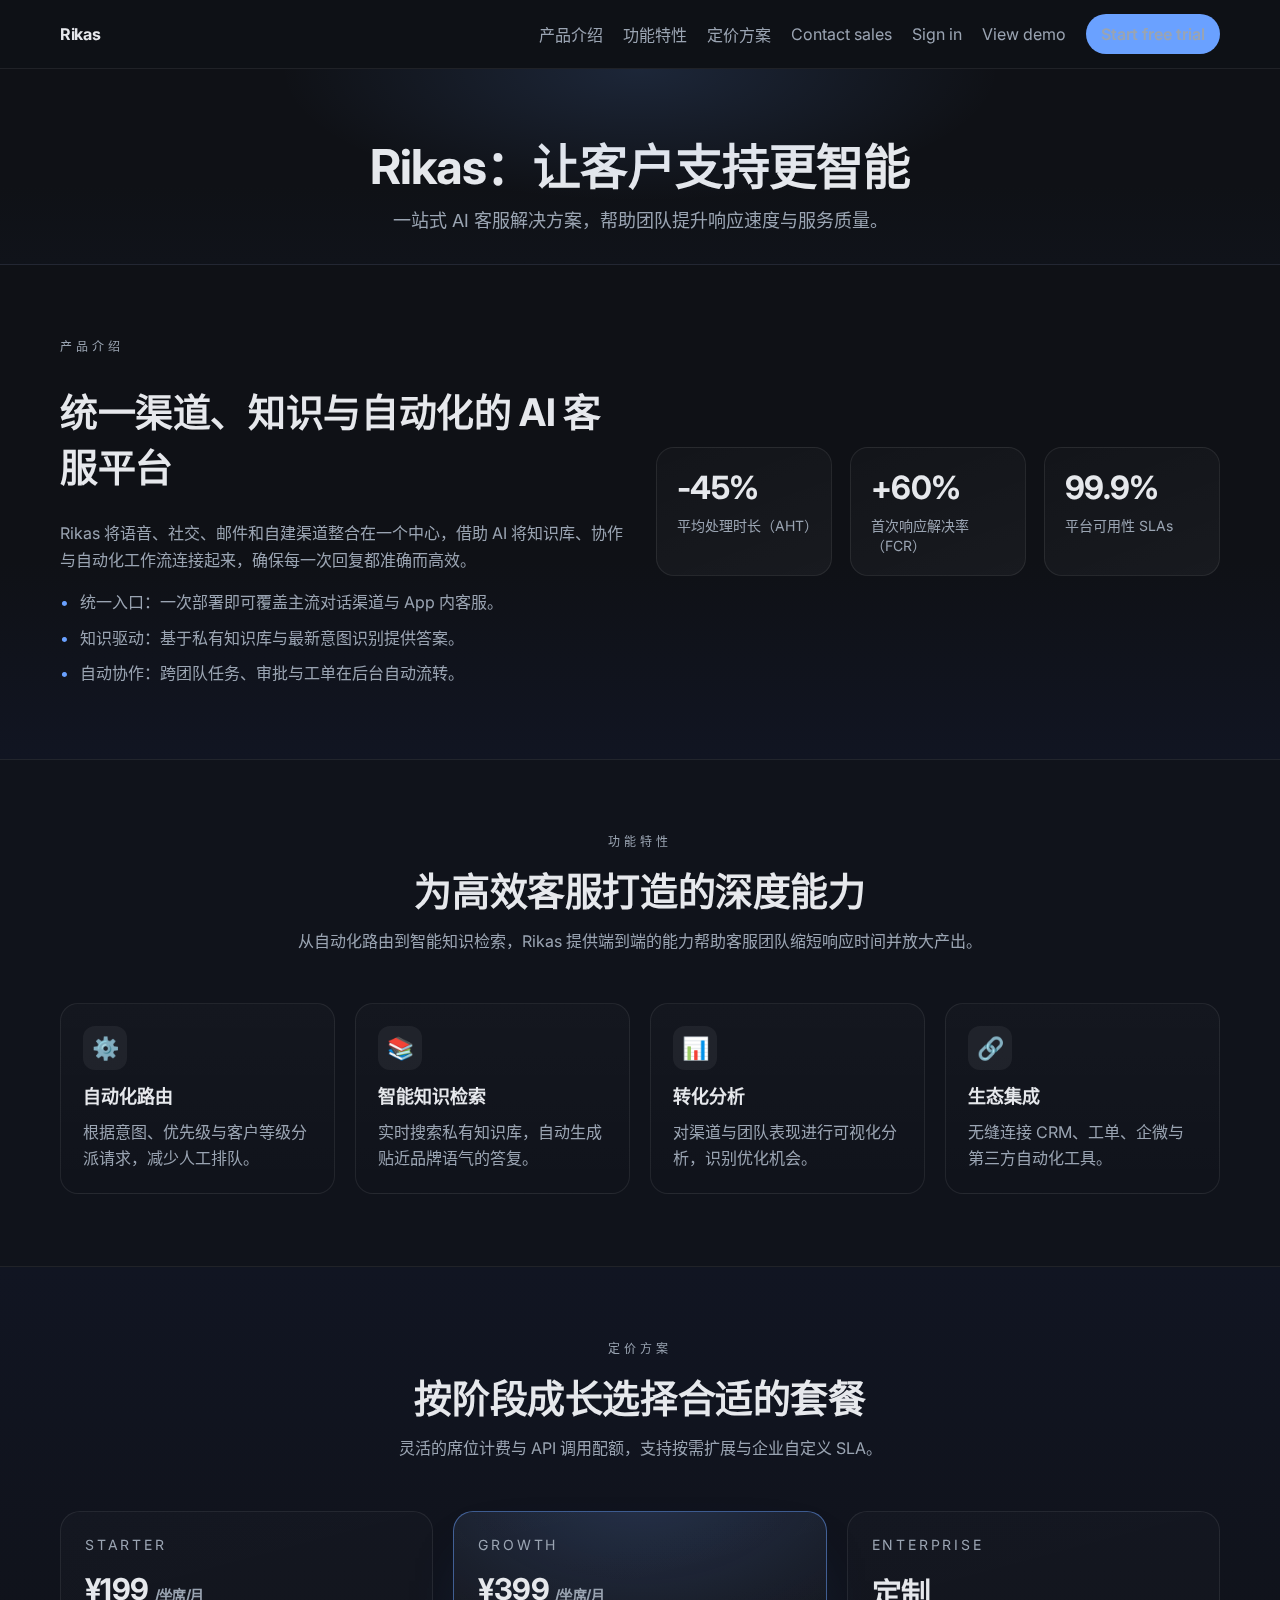
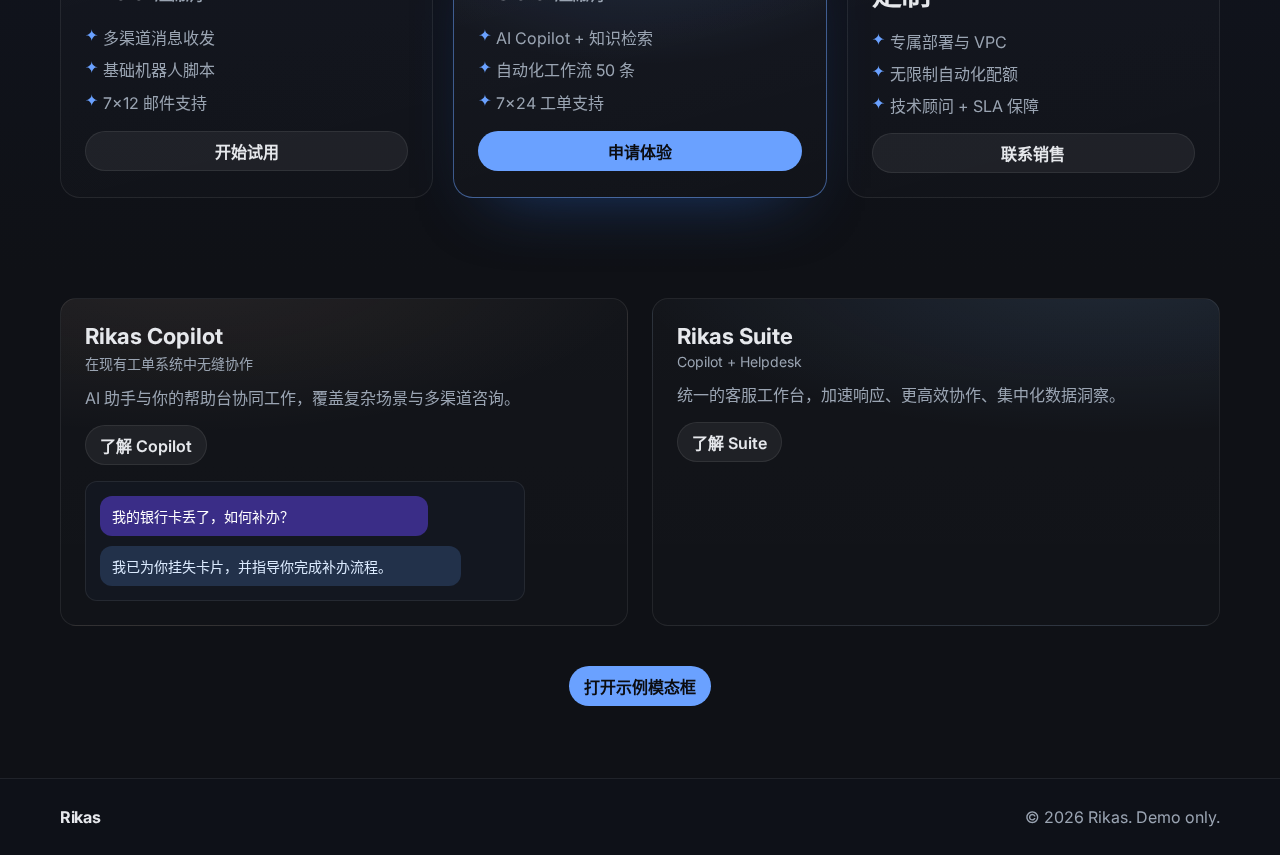
<file: index.html>
<!doctype html>
<html lang="zh-CN">
	<head>
		<meta charset="utf-8" />
		<meta name="viewport" content="width=device-width, initial-scale=1" />
		<meta name="color-scheme" content="dark light" />
		<meta name="theme-color" content="#0f1116" />
		<title>Rikas · AI 客服平台（静态示例）</title>
		<meta name="description" content="Rikas 是一款现代化 AI 客服平台示例页面，本页为学习用的纯静态实现，未使用任何第三方受版权保护的文案或素材。" />
		<link rel="canonical" href="https://rikas.ai/demo/web-practice" />
		<meta name="keywords" content="AI 客服, 智能客服平台, 客服机器人, 客服自动化, Rikas" />
		<meta name="robots" content="index,follow" />
		<meta property="og:type" content="website" />
		<meta property="og:url" content="https://rikas.ai/demo/web-practice" />
		<meta property="og:title" content="Rikas · AI 客服平台" />
		<meta property="og:description" content="统一渠道、知识和自动化的 AI 客服平台示例，展示产品介绍、功能特性与定价方案。" />
		<meta property="og:image" content="https://rikas.ai/assets/social-card.png" />
		<meta name="twitter:card" content="summary_large_image" />
		<meta name="twitter:title" content="Rikas · AI 客服平台" />
		<meta name="twitter:description" content="统一渠道、知识和自动化的 AI 客服平台示例，展示产品介绍、功能特性与定价方案。" />
		<meta name="twitter:image" content="https://rikas.ai/assets/social-card.png" />

		<link rel="preconnect" href="https://fonts.googleapis.com">
		<link rel="preconnect" href="https://fonts.gstatic.com" crossorigin>
		<link href="https://fonts.googleapis.com/css2?family=Inter:wght@400;500;600;700&display=swap" rel="stylesheet">

		<link rel="stylesheet" href="./styles.css" />
		<link rel="stylesheet" href="./modal.css" />

		<script type="application/ld+json">
		{
			"@context": "https://schema.org",
			"@type": "SoftwareApplication",
			"name": "Rikas AI 客服平台",
			"description": "统一多渠道接入、知识管理与自动化流转的 AI 客服平台示例。",
			"applicationCategory": "BusinessApplication",
			"operatingSystem": "Web",
			"url": "https://rikas.ai/demo/web-practice",
			"offers": {
				"@type": "Offer",
				"priceCurrency": "CNY",
				"price": "199",
				"availability": "https://schema.org/InStock"
			},
			"publisher": {
				"@type": "Organization",
				"name": "Rikas"
			}
		}
		</script>
	</head>
	<body class="theme-dark">
		<header class="site-header">
			<div class="container nav">
				<a class="brand" href="#">Rikas</a>
				<nav class="nav__links" aria-label="主导航">
					<a href="#product">产品介绍</a>
					<a href="#features">功能特性</a>
					<a href="#pricing">定价方案</a>
					<a href="https://rikas.ai/contact" target="_blank" rel="noopener">Contact sales</a>
					<a href="https://app.rikas.ai/sign-in" target="_blank" rel="noopener">Sign in</a>
					<a href="./rikas.html#demo" target="_blank" rel="noopener">View demo</a>
					<a class="btn btn--primary" href="https://rikas.ai/start-trial" target="_blank" rel="noopener">Start free trial</a>
				</nav>
			</div>
		</header>

		<main>
			<!-- Hero -->
			<section class="hero">
				<div class="container hero__inner">
					<h1 class="hero__title">Rikas：让客户支持更智能</h1>
					<p class="hero__subtitle">一站式 AI 客服解决方案，帮助团队提升响应速度与服务质量。</p>
				</div>
			</section>

			<section class="section product" id="product">
				<div class="container product__inner">
					<div class="product__content">
						<p class="section__eyebrow">产品介绍</p>
						<h2 class="section__title">统一渠道、知识与自动化的 AI 客服平台</h2>
						<p class="section__desc">Rikas 将语音、社交、邮件和自建渠道整合在一个中心，借助 AI 将知识库、协作与自动化工作流连接起来，确保每一次回复都准确而高效。</p>
						<ul class="product__list">
							<li>统一入口：一次部署即可覆盖主流对话渠道与 App 内客服。</li>
							<li>知识驱动：基于私有知识库与最新意图识别提供答案。</li>
							<li>自动协作：跨团队任务、审批与工单在后台自动流转。</li>
						</ul>
					</div>
					<div class="product__stats">
						<article class="stat">
							<h3 class="stat__value">-45%</h3>
							<p class="stat__label">平均处理时长（AHT）</p>
						</article>
						<article class="stat">
							<h3 class="stat__value">+60%</h3>
							<p class="stat__label">首次响应解决率（FCR）</p>
						</article>
						<article class="stat">
							<h3 class="stat__value">99.9%</h3>
							<p class="stat__label">平台可用性 SLAs</p>
						</article>
					</div>
				</div>
			</section>

			<section class="section features-section" id="features">
				<div class="container">
					<header class="section__header">
						<p class="section__eyebrow">功能特性</p>
						<h2 class="section__title">为高效客服打造的深度能力</h2>
						<p class="section__desc">从自动化路由到智能知识检索，Rikas 提供端到端的能力帮助客服团队缩短响应时间并放大产出。</p>
					</header>
					<div class="feature-grid">
						<article class="feature-card">
							<div class="feature-card__icon" aria-hidden="true">⚙️</div>
							<h3 class="feature-card__title">自动化路由</h3>
							<p class="feature-card__desc">根据意图、优先级与客户等级分派请求，减少人工排队。</p>
						</article>
						<article class="feature-card">
							<div class="feature-card__icon" aria-hidden="true">📚</div>
							<h3 class="feature-card__title">智能知识检索</h3>
							<p class="feature-card__desc">实时搜索私有知识库，自动生成贴近品牌语气的答复。</p>
						</article>
						<article class="feature-card">
							<div class="feature-card__icon" aria-hidden="true">📊</div>
							<h3 class="feature-card__title">转化分析</h3>
							<p class="feature-card__desc">对渠道与团队表现进行可视化分析，识别优化机会。</p>
						</article>
						<article class="feature-card">
							<div class="feature-card__icon" aria-hidden="true">🔗</div>
							<h3 class="feature-card__title">生态集成</h3>
							<p class="feature-card__desc">无缝连接 CRM、工单、企微与第三方自动化工具。</p>
						</article>
					</div>
				</div>
			</section>

			<section class="section pricing" id="pricing">
				<div class="container">
					<header class="section__header">
						<p class="section__eyebrow">定价方案</p>
						<h2 class="section__title">按阶段成长选择合适的套餐</h2>
						<p class="section__desc">灵活的席位计费与 API 调用配额，支持按需扩展与企业自定义 SLA。</p>
					</header>
					<div class="pricing-grid">
						<article class="plan">
							<p class="plan__tag">Starter</p>
							<h3 class="plan__price">¥199<span>/坐席/月</span></h3>
							<ul class="plan__list">
								<li>多渠道消息收发</li>
								<li>基础机器人脚本</li>
								<li>7×12 邮件支持</li>
							</ul>
							<a class="btn btn--glass" href="https://rikas.ai/pricing" target="_blank" rel="noopener">开始试用</a>
						</article>
						<article class="plan plan--highlight">
							<p class="plan__tag">Growth</p>
							<h3 class="plan__price">¥399<span>/坐席/月</span></h3>
							<ul class="plan__list">
								<li>AI Copilot + 知识检索</li>
								<li>自动化工作流 50 条</li>
								<li>7×24 工单支持</li>
							</ul>
							<a class="btn btn--primary" href="https://rikas.ai/start-trial" target="_blank" rel="noopener">申请体验</a>
						</article>
						<article class="plan">
							<p class="plan__tag">Enterprise</p>
							<h3 class="plan__price">定制</h3>
							<ul class="plan__list">
								<li>专属部署与 VPC</li>
								<li>无限制自动化配额</li>
								<li>技术顾问 + SLA 保障</li>
							</ul>
							<a class="btn btn--glass" href="https://rikas.ai/contact" target="_blank" rel="noopener">联系销售</a>
						</article>
					</div>
				</div>
			</section>

					<!-- 双卡片展示区（示例，不含第三方商标） -->
			<section class="showcase">
				<div class="container grid grid--2">
					<article class="card card--left">
						<header class="card__header">
							<h2 class="card__title">Rikas Copilot</h2>
							<p class="card__eyebrow">在现有工单系统中无缝协作</p>
						</header>
						<p class="card__desc">AI 助手与你的帮助台协同工作，覆盖复杂场景与多渠道咨询。</p>
						<a class="btn btn--glass" href="https://rikas.ai/products/copilot" target="_blank" rel="noopener">了解 Copilot</a>
						<div class="card__media" aria-hidden="true">
							<div class="mock chat">
								<div class="bubble bubble--user">我的银行卡丢了，如何补办？</div>
								<div class="bubble bubble--ai">我已为你挂失卡片，并指导你完成补办流程。</div>
							</div>
						</div>
					</article>

					<article class="card card--right">
						<header class="card__header">
							<h2 class="card__title">Rikas Suite</h2>
							<p class="card__eyebrow">Copilot + Helpdesk</p>
						</header>
						<p class="card__desc">统一的客服工作台，加速响应、更高效协作、集中化数据洞察。</p>
						<a class="btn btn--glass" href="https://rikas.ai/products/suite" target="_blank" rel="noopener">了解 Suite</a>
					</article>
				</div>
						<div class="container" style="margin-top:40px; text-align:center;">
							<a class="btn btn--primary" data-modal-target="#modal-example" href="https://demo.rikas.ai/modal" target="_blank" rel="noopener">打开示例模态框</a>
						</div>
			</section>
		</main>

				<!-- 模态框实例 -->
				<div class="modal" id="modal-example" data-state="closed" hidden>
					<div class="modal__overlay" data-dismiss="modal" aria-hidden="true"></div>
					<div class="modal__dialog" role="dialog" aria-modal="true" aria-labelledby="modal-example-title" aria-describedby="modal-example-desc" tabindex="-1">
						<header class="modal__header">
							<h2 class="modal__title" id="modal-example-title">示例模态框</h2>
							<button class="modal__close" type="button" aria-label="关闭" data-dismiss="modal">✕</button>
						</header>
						<div class="modal__body" id="modal-example-desc">
							<p>这里是模态框内容。支持键盘 <kbd>Tab</kbd> 焦点循环，<kbd>Esc</kbd> 关闭，点击遮罩关闭。</p>
										<label class="field" style="margin-top:12px;">
											<span class="field__label">邮箱</span>
											<input class="field__input" type="email" placeholder="you@example.com" />
							</label>
						</div>
						<footer class="modal__footer">
							<a class="btn btn--secondary" data-dismiss="modal" href="https://rikas.ai/pricing" target="_blank" rel="noopener">取消</a>
							<a class="btn btn--primary" data-dismiss="modal" href="https://app.rikas.ai/confirm" target="_blank" rel="noopener">确认</a>
						</footer>
					</div>
				</div>

		<footer class="site-footer" id="contact">
			<div class="container footer__inner">
				<span class="brand">Rikas</span>
				<span class="muted">© <span id="year"></span> Rikas. Demo only.</span>
			</div>
		</footer>

			<script>document.getElementById('year').textContent = new Date().getFullYear();</script>
			<script src="./modal.js" defer></script>
	</body>
	</html>
</file>
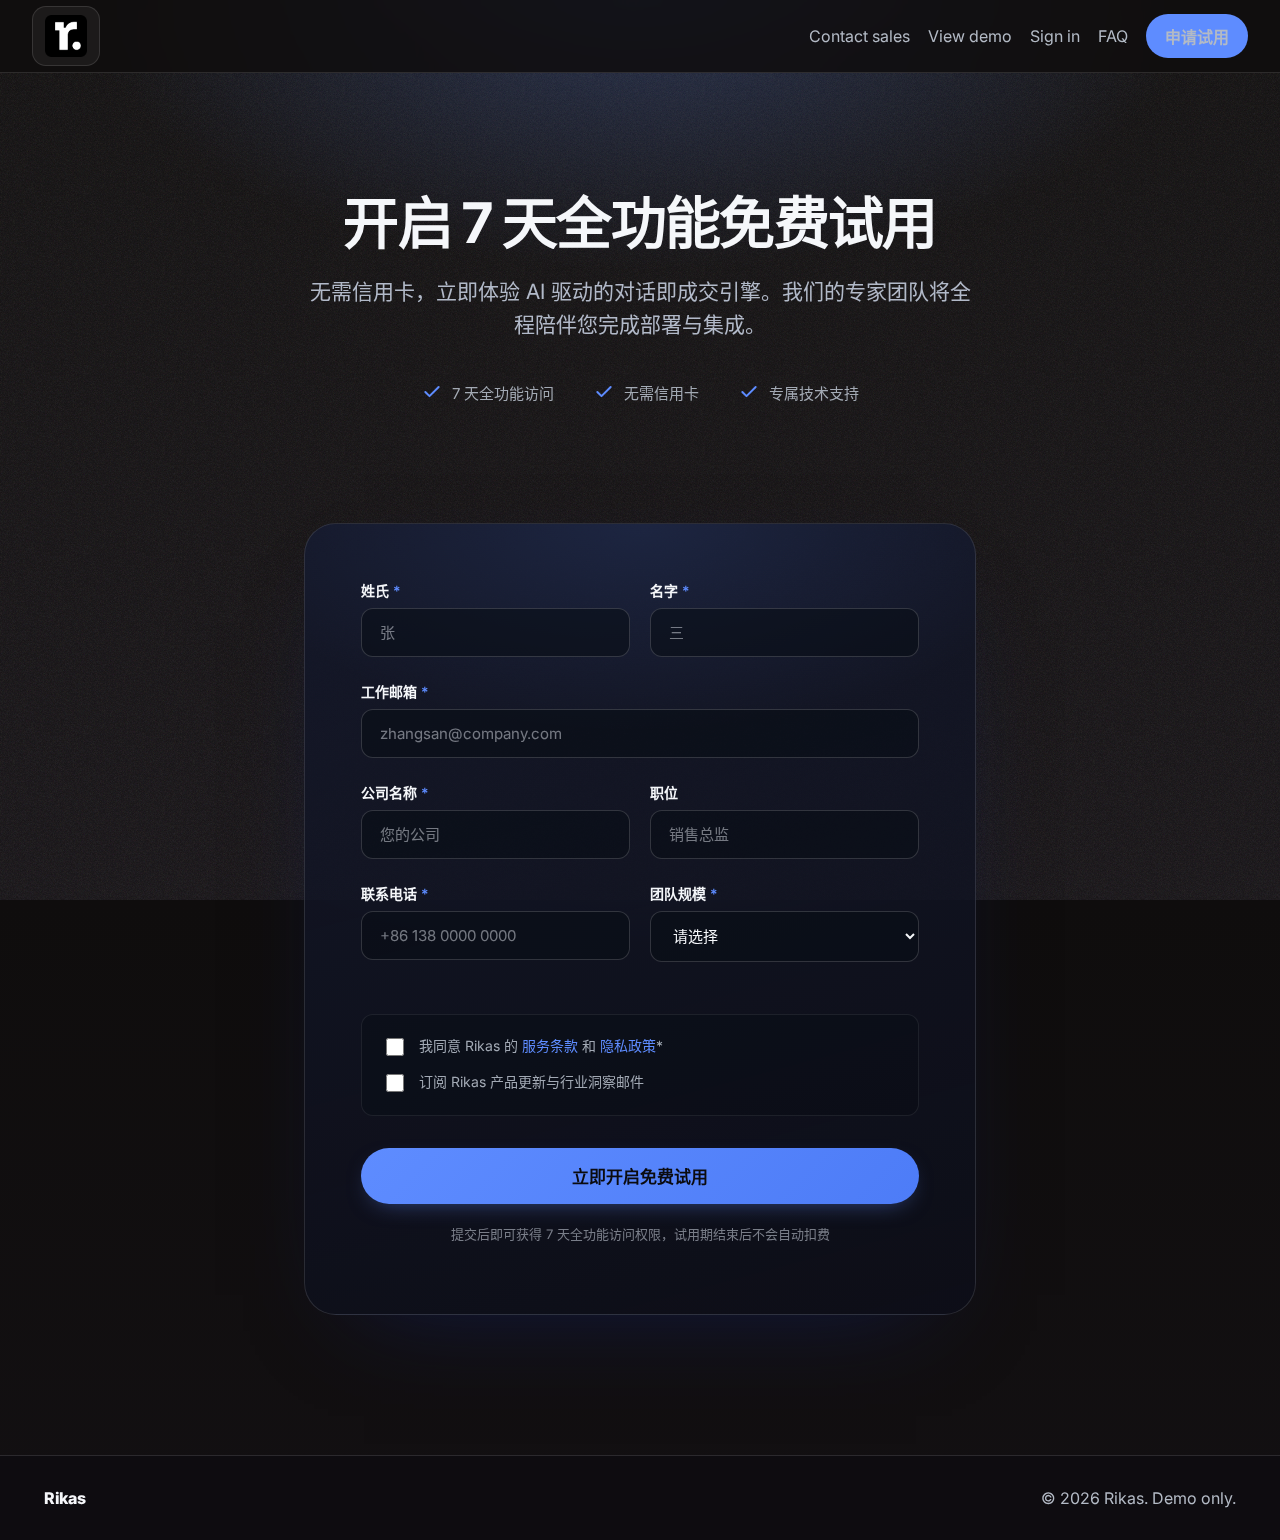
<file: apply-trial.html>
<!doctype html>
<html lang="zh-CN">
<head>
  <meta charset="utf-8" />
  <meta name="viewport" content="width=device-width, initial-scale=1" />
  <meta name="color-scheme" content="dark light" />
  <meta name="theme-color" content="#0f0d0d" />
  <title>申请试用 - Rikas</title>
  <meta name="description" content="立即申请 Rikas 7 天免费试用，体验 AI 驱动的对话即成交引擎。" />

  <link rel="preconnect" href="https://fonts.googleapis.com">
  <link rel="preconnect" href="https://fonts.gstatic.com" crossorigin>
  <link href="https://fonts.googleapis.com/css2?family=Inter:wght@400;600;700;800&display=swap" rel="stylesheet">

  <link rel="stylesheet" href="./rikas.css" />
  <style>
    .trial-hero {
      min-height: 45vh;
      padding: 120px 0 80px;
      text-align: center;
      position: relative;
    }
    .trial-hero::before {
      content: "";
      position: absolute;
      inset: -40% -20% 40%;
      background: radial-gradient(800px 400px at 50% 20%, rgba(94, 140, 255, 0.25), transparent 70%);
      z-index: -1;
    }
    .trial-hero__title {
      margin: 0 0 20px;
      font-size: clamp(36px, 5vw, 56px);
      letter-spacing: -0.03em;
      line-height: 1.1;
    }
    .trial-hero__subtitle {
      margin: 0 auto 32px;
      max-width: 680px;
      color: rgba(205, 214, 232, 0.85);
      font-size: clamp(17px, 1.8vw, 21px);
      line-height: 1.6;
    }
    .trial-features {
      display: flex;
      justify-content: center;
      gap: 40px;
      flex-wrap: wrap;
      margin-top: 40px;
    }
    .trial-feature {
      display: flex;
      align-items: center;
      gap: 10px;
      font-size: 15px;
      color: rgba(179, 186, 197, 0.9);
    }
    .trial-feature svg {
      width: 20px;
      height: 20px;
      color: var(--primary);
    }
    .trial-form-section {
      padding: 40px 0 140px;
    }
    .trial-container {
      max-width: 720px;
      margin: 0 auto;
      padding: 0 24px;
    }
    .trial-form-card {
      padding: 56px;
      border-radius: 32px;
      border: 1px solid rgba(255, 255, 255, 0.12);
      background: linear-gradient(165deg, rgba(20, 24, 42, 0.92), rgba(12, 14, 26, 0.75));
      box-shadow: 0 40px 100px -60px rgba(18, 30, 88, 0.85);
      position: relative;
      overflow: hidden;
    }
    .trial-form-card::before {
      content: "";
      position: absolute;
      inset: -1px;
      border-radius: inherit;
      background: radial-gradient(600px 300px at 50% 0%, rgba(94, 140, 255, 0.2), transparent 70%);
      opacity: 0.6;
      z-index: 0;
      pointer-events: none;
    }
    .trial-form-card > * {
      position: relative;
      z-index: 1;
    }
    .form-group {
      margin-bottom: 24px;
    }
    .form-label {
      display: block;
      margin-bottom: 8px;
      font-size: 14px;
      font-weight: 600;
      color: var(--text);
    }
    .form-label .required {
      color: var(--primary);
      margin-left: 4px;
    }
    .form-input,
    .form-select,
    .form-textarea {
      width: 100%;
      padding: 14px 18px;
      border-radius: 12px;
      border: 1px solid rgba(255, 255, 255, 0.16);
      background: rgba(8, 12, 20, 0.55);
      color: var(--text);
      font-family: inherit;
      font-size: 15px;
      transition: border-color 0.2s ease, box-shadow 0.2s ease, background 0.2s ease;
    }
    .form-input::placeholder,
    .form-textarea::placeholder {
      color: rgba(221, 225, 234, 0.5);
    }
    .form-input:focus,
    .form-select:focus,
    .form-textarea:focus {
      outline: 2px solid rgba(94, 140, 255, 0.6);
      outline-offset: 2px;
      border-color: rgba(94, 140, 255, 0.6);
      box-shadow: 0 0 0 8px rgba(94, 140, 255, 0.12);
      background: rgba(8, 12, 22, 0.75);
    }
    .form-row {
      display: grid;
      grid-template-columns: 1fr 1fr;
      gap: 20px;
    }
    @media (max-width: 640px) {
      .header .nav__links {
        display: none;
      }
      .trial-hero {
        padding: 80px 0 36px;
      }
      .trial-hero__title {
        font-size: clamp(26px, 7vw, 34px);
      }
      .trial-hero__subtitle {
        font-size: 15px;
        line-height: 1.5;
      }
      .trial-features {
        justify-content: flex-start;
        gap: 16px;
      }
      .trial-feature {
        flex: 1 1 140px;
        font-size: 13px;
      }
      .trial-form-section {
        padding: 8px 0 72px;
      }
      .trial-container {
        padding: 0 16px;
      }
      .trial-form-card {
        padding: 28px 20px;
        border-radius: 20px;
        box-shadow: 0 24px 60px -50px rgba(18, 30, 88, 0.7);
      }
      .form-row {
        grid-template-columns: 1fr;
        gap: 16px;
      }
      .form-label {
        font-size: 13px;
      }
      .form-input,
      .form-select,
      .form-textarea {
        padding: 12px 14px;
        font-size: 14px;
      }
      .form-checkbox-group {
        padding: 14px;
      }
      .form-checkbox label {
        font-size: 13px;
      }
      .btn-submit {
        height: 48px;
        font-size: 15px;
      }
      .form-note {
        font-size: 12px;
        margin-top: 12px;
      }
      .success-message {
        padding: 20px;
      }
    }

    @media (max-width: 420px) {
      .header .brand__img {
        height: 32px;
      }
      .trial-hero__subtitle,
      .form-note {
        padding: 0 4px;
      }
      .trial-form-card::before {
        opacity: 0.35;
      }
    }
    .form-checkbox-group {
      margin-top: 28px;
      padding: 20px;
      border-radius: 12px;
      background: rgba(8, 12, 20, 0.4);
      border: 1px solid rgba(255, 255, 255, 0.08);
    }
    .form-checkbox {
      display: flex;
      align-items: start;
      gap: 12px;
      margin-bottom: 12px;
    }
    .form-checkbox:last-child {
      margin-bottom: 0;
    }
    .form-checkbox input[type="checkbox"] {
      margin-top: 3px;
      width: 18px;
      height: 18px;
      cursor: pointer;
    }
    .form-checkbox label {
      font-size: 14px;
      color: rgba(179, 186, 197, 0.9);
      line-height: 1.5;
      cursor: pointer;
    }
    .form-checkbox label a {
      color: var(--primary);
      text-decoration: none;
    }
    .form-checkbox label a:hover {
      text-decoration: underline;
    }
    .form-submit {
      margin-top: 32px;
    }
    .btn-submit {
      width: 100%;
      height: 56px;
      padding: 0 32px;
      border-radius: 999px;
      border: none;
      background: linear-gradient(135deg, var(--primary), var(--primary-600));
      color: #0b0b0f;
      font-size: 17px;
      font-weight: 700;
      cursor: pointer;
      transition: transform 0.2s ease, box-shadow 0.2s ease;
      box-shadow: 0 8px 24px -12px rgba(94, 140, 255, 0.6);
    }
    .btn-submit:hover {
      transform: translateY(-2px);
      box-shadow: 0 12px 32px -12px rgba(94, 140, 255, 0.8);
    }
    .btn-submit:active {
      transform: translateY(0);
    }
    .form-note {
      margin-top: 20px;
      font-size: 13px;
      color: rgba(179, 186, 197, 0.65);
      line-height: 1.6;
      text-align: center;
    }
    .success-message {
      display: none;
      padding: 24px 28px;
      border-radius: 20px;
      background: rgba(16, 185, 129, 0.15);
      border: 1px solid rgba(16, 185, 129, 0.3);
      color: rgba(16, 255, 185, 0.95);
      margin-bottom: 32px;
      animation: slideIn 0.3s ease-out;
      text-align: center;
    }
    .success-message.show {
      display: block;
    }
    .success-message__title {
      font-size: 18px;
      font-weight: 700;
      margin: 0 0 8px;
    }
    .success-message__text {
      margin: 0;
      font-size: 14px;
      opacity: 0.9;
    }
    @keyframes slideIn {
      from {
        opacity: 0;
        transform: translateY(-10px);
      }
      to {
        opacity: 1;
        transform: translateY(0);
      }
    }
  </style>
</head>
<body>
  <header class="header">
    <div class="container nav">
      <a class="brand brand--logo" href="./rikas.html">
        <img src="./Rikas.png" alt="Rikas" class="brand__img" />
      </a>
      <nav class="nav__links" aria-label="主导航">
        <a href="./contact-sales.html">Contact sales</a>
        <a href="https://demo.rikas.ai/?utm=landing" target="_blank" rel="noopener">View demo</a>
        <a href="./sign-in.html">Sign in</a>
        <a href="./faq.html">FAQ</a>
        <a class="btn btn--primary" href="./apply-trial.html">申请试用</a>
      </nav>
    </div>
  </header>

  <main>
    <section class="trial-hero">
      <div class="container">
        <h1 class="trial-hero__title">开启 7 天全功能免费试用</h1>
        <p class="trial-hero__subtitle">无需信用卡，立即体验 AI 驱动的对话即成交引擎。我们的专家团队将全程陪伴您完成部署与集成。</p>
        
        <div class="trial-features">
          <div class="trial-feature">
            <svg viewBox="0 0 20 20" fill="none" xmlns="http://www.w3.org/2000/svg">
              <path d="M16.6667 5L7.50001 14.1667L3.33334 10" stroke="currentColor" stroke-width="2" stroke-linecap="round" stroke-linejoin="round"/>
            </svg>
            <span>7 天全功能访问</span>
          </div>
          <div class="trial-feature">
            <svg viewBox="0 0 20 20" fill="none" xmlns="http://www.w3.org/2000/svg">
              <path d="M16.6667 5L7.50001 14.1667L3.33334 10" stroke="currentColor" stroke-width="2" stroke-linecap="round" stroke-linejoin="round"/>
            </svg>
            <span>无需信用卡</span>
          </div>
          <div class="trial-feature">
            <svg viewBox="0 0 20 20" fill="none" xmlns="http://www.w3.org/2000/svg">
              <path d="M16.6667 5L7.50001 14.1667L3.33334 10" stroke="currentColor" stroke-width="2" stroke-linecap="round" stroke-linejoin="round"/>
            </svg>
            <span>专属技术支持</span>
          </div>
        </div>
      </div>
    </section>

    <section class="trial-form-section">
      <div class="trial-container">
        <div class="trial-form-card">
          <div class="success-message" id="successMessage">
            <div class="success-message__title">✓ 申请提交成功！</div>
            <p class="success-message__text">我们已收到您的试用申请，专属客户成功经理将在 2 小时内通过邮件与您联系，协助完成账号开通。</p>
          </div>

          <form id="trialForm">
            <div class="form-row">
              <div class="form-group">
                <label class="form-label" for="firstName">
                  姓氏<span class="required">*</span>
                </label>
                <input 
                  type="text" 
                  id="firstName" 
                  name="firstName" 
                  class="form-input" 
                  placeholder="张"
                  required
                />
              </div>

              <div class="form-group">
                <label class="form-label" for="lastName">
                  名字<span class="required">*</span>
                </label>
                <input 
                  type="text" 
                  id="lastName" 
                  name="lastName" 
                  class="form-input" 
                  placeholder="三"
                  required
                />
              </div>
            </div>

            <div class="form-group">
              <label class="form-label" for="workEmail">
                工作邮箱<span class="required">*</span>
              </label>
              <input 
                type="email" 
                id="workEmail" 
                name="workEmail" 
                class="form-input" 
                placeholder="zhangsan@company.com"
                required
              />
            </div>

            <div class="form-row">
              <div class="form-group">
                <label class="form-label" for="company">
                  公司名称<span class="required">*</span>
                </label>
                <input 
                  type="text" 
                  id="company" 
                  name="company" 
                  class="form-input" 
                  placeholder="您的公司"
                  required
                />
              </div>

              <div class="form-group">
                <label class="form-label" for="jobTitle">
                  职位
                </label>
                <input 
                  type="text" 
                  id="jobTitle" 
                  name="jobTitle" 
                  class="form-input" 
                  placeholder="销售总监"
                />
              </div>
            </div>

            <div class="form-row">
              <div class="form-group">
                <label class="form-label" for="phone">
                  联系电话<span class="required">*</span>
                </label>
                <input 
                  type="tel" 
                  id="phone" 
                  name="phone" 
                  class="form-input" 
                  placeholder="+86 138 0000 0000"
                  required
                />
              </div>

              <div class="form-group">
                <label class="form-label" for="teamSize">
                  团队规模<span class="required">*</span>
                </label>
                <select id="teamSize" name="teamSize" class="form-select" required>
                  <option value="">请选择</option>
                  <option value="1-10">1-10 人</option>
                  <option value="11-50">11-50 人</option>
                  <option value="51-200">51-200 人</option>
                  <option value="201-500">201-500 人</option>
                  <option value="500+">500+ 人</option>
                </select>
              </div>
            </div>

            <div class="form-checkbox-group">
              <div class="form-checkbox">
                <input type="checkbox" id="agree" name="agree" required />
                <label for="agree">
                  我同意 Rikas 的 <a href="#">服务条款</a> 和 <a href="#">隐私政策</a><span class="required">*</span>
                </label>
              </div>
              <div class="form-checkbox">
                <input type="checkbox" id="subscribe" name="subscribe" />
                <label for="subscribe">
                  订阅 Rikas 产品更新与行业洞察邮件
                </label>
              </div>
            </div>

            <div class="form-submit">
              <button type="submit" class="btn-submit">立即开启免费试用</button>
              <p class="form-note">
                提交后即可获得 7 天全功能访问权限，试用期结束后不会自动扣费
              </p>
            </div>
          </form>
        </div>
      </div>
    </section>
  </main>

  <footer class="footer">
    <div class="container footer__inner">
      <span class="brand">Rikas</span>
      <span class="muted">© <span id="year"></span> Rikas. Demo only.</span>
    </div>
  </footer>

  <script>
    document.getElementById('year').textContent = new Date().getFullYear();

    // N8N Webhook 配置
    // 开发环境：本地 Docker N8N (常驻激活的生产 Webhook)
    const N8N_WEBHOOK_URL = 'http://localhost:5678/webhook/trial-application';
    // 生产环境请替换为：https://n8n.yourdomain.com/webhook/trial-application

    // 表单提交处理
    const trialForm = document.getElementById('trialForm');
    const successMessage = document.getElementById('successMessage');

    trialForm.addEventListener('submit', async function(e) {
      e.preventDefault();
      
      // 收集表单数据
      const formData = {
        firstName: document.getElementById('firstName').value,
        lastName: document.getElementById('lastName').value,
        workEmail: document.getElementById('workEmail').value,
        company: document.getElementById('company').value,
        jobTitle: document.getElementById('jobTitle').value,
        phone: document.getElementById('phone').value,
        teamSize: document.getElementById('teamSize').value,
        agree: document.getElementById('agree').checked,
        subscribe: document.getElementById('subscribe').checked,
        timestamp: new Date().toISOString(),
        source: 'website',
        page: 'apply-trial'
      };
      
      console.log('正在提交试用申请...', formData);
      
      try {
        // 发送到 N8N Webhook
        const response = await fetch(N8N_WEBHOOK_URL, {
          method: 'POST',
          headers: {
            'Content-Type': 'application/json',
          },
          body: JSON.stringify(formData)
        });
        
        if (!response.ok) {
          throw new Error(`HTTP ${response.status}: ${response.statusText}`);
        }
        
        const result = await response.json();
        console.log('N8N 响应:', result);
        
        // 显示成功消息
        successMessage.classList.add('show');
        
        // 重置表单
        trialForm.reset();
        
        // 滚动到成功消息
        successMessage.scrollIntoView({ behavior: 'smooth', block: 'center' });
        
        // 10秒后隐藏成功消息
        setTimeout(function() {
          successMessage.classList.remove('show');
        }, 10000);
        
      } catch (error) {
        console.error('提交失败:', error);
        
        // 显示错误提示
        alert('提交失败，请稍后重试。\n\n错误信息：' + error.message + '\n\n请确保：\n1. N8N 服务正在运行\n2. Webhook URL 配置正确\n3. 网络连接正常');
        
        // 即使失败也在控制台保存数据，方便调试
        console.log('表单数据已保存到控制台:', formData);
      }
    });
  </script>
</body>
</html>
</file>
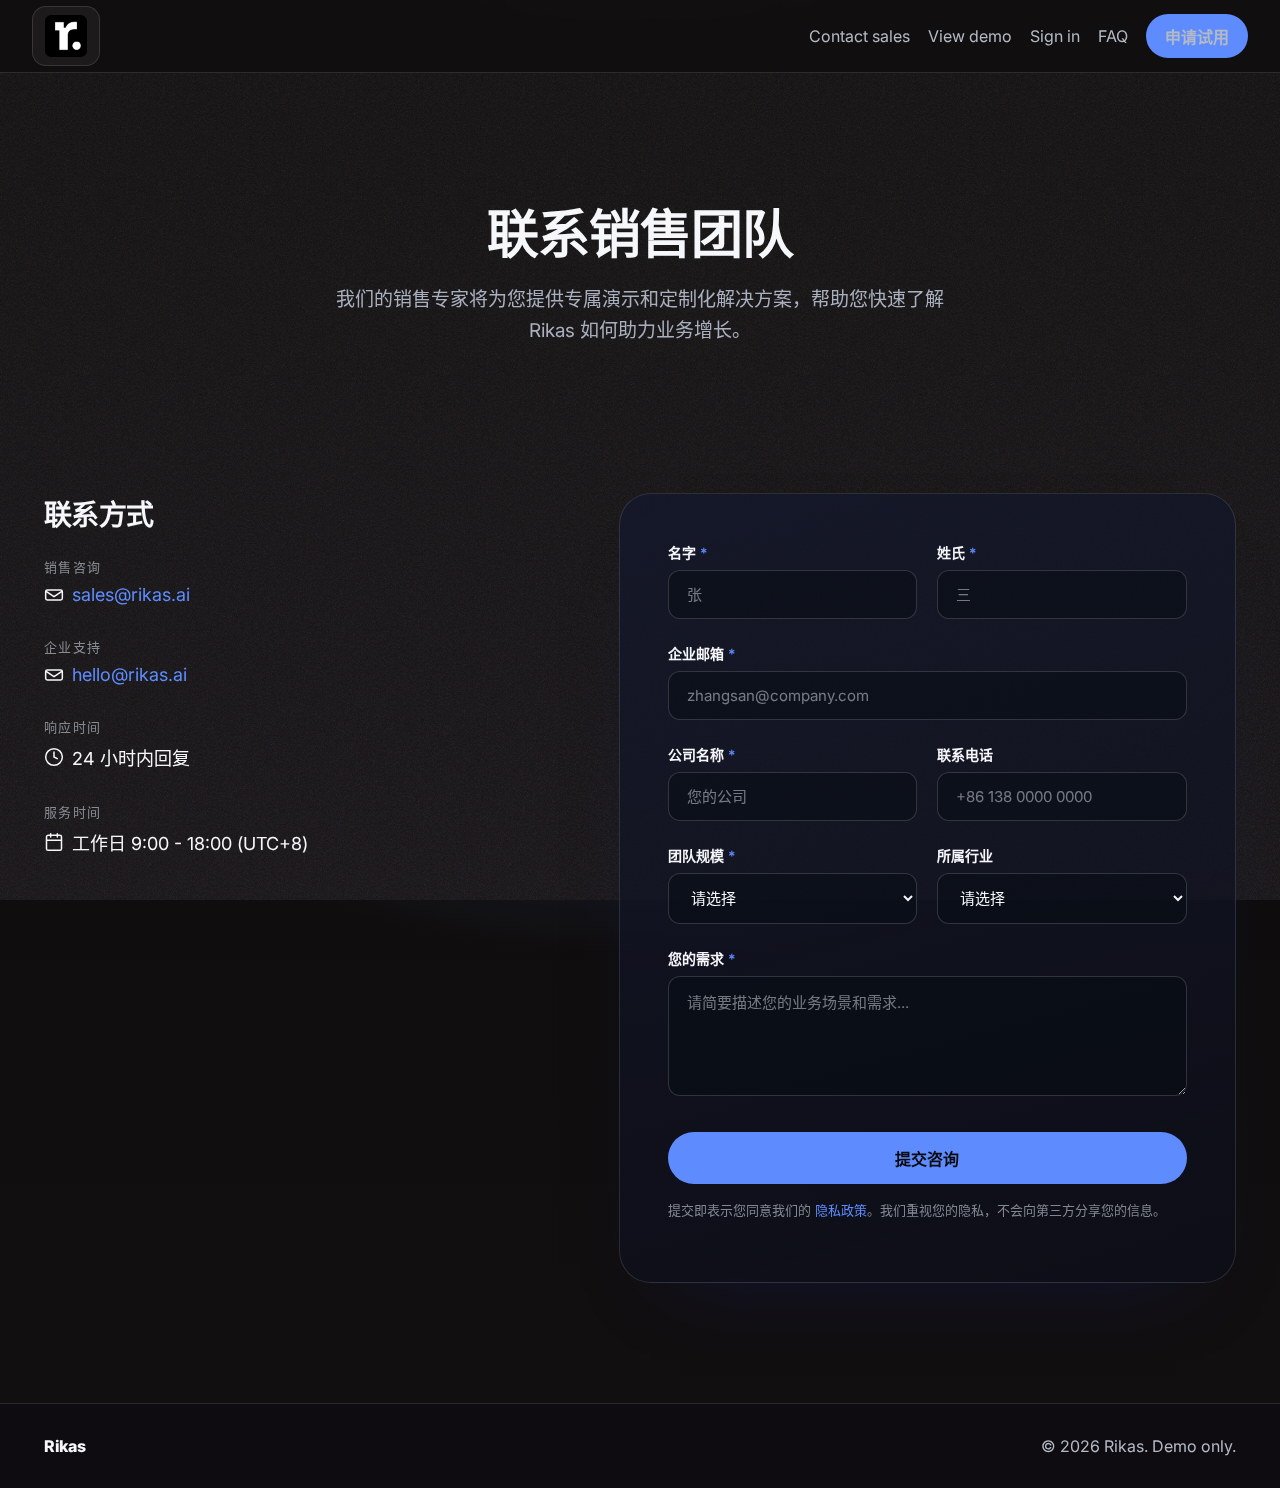
<file: contact-sales.html>
<!doctype html>
<html lang="zh-CN">
<head>
  <meta charset="utf-8" />
  <meta name="viewport" content="width=device-width, initial-scale=1" />
  <meta name="color-scheme" content="dark light" />
  <meta name="theme-color" content="#0f0d0d" />
  <title>联系销售 - Rikas</title>
  <meta name="description" content="联系 Rikas 销售团队，获取专属演示和企业级解决方案。" />

  <link rel="preconnect" href="https://fonts.googleapis.com">
  <link rel="preconnect" href="https://fonts.gstatic.com" crossorigin>
  <link href="https://fonts.googleapis.com/css2?family=Inter:wght@400;600;700;800&display=swap" rel="stylesheet">

  <link rel="stylesheet" href="./rikas.css" />
  <style>
    .contact-hero {
      min-height: 40vh;
      padding: 120px 0 60px;
      text-align: center;
    }
    .contact-hero__title {
      margin: 0 0 16px;
      font-size: clamp(32px, 4.5vw, 52px);
      letter-spacing: -0.02em;
    }
    .contact-hero__subtitle {
      margin: 0 auto;
      max-width: 640px;
      color: rgba(205, 214, 232, 0.8);
      font-size: clamp(16px, 1.6vw, 19px);
      line-height: 1.65;
    }
    .contact-form-section {
      padding: 60px 0 120px;
    }
    .contact-container {
      max-width: 1240px;
      margin: 0 auto;
      padding: 0 24px;
      display: grid;
      grid-template-columns: 1fr 1.2fr;
      gap: 60px;
      align-items: start;
    }
    @media (max-width: 960px) {
      .contact-container {
        grid-template-columns: 1fr;
        gap: 40px;
      }
    }
    .contact-info {
      position: sticky;
      top: 120px;
    }
    .contact-info__title {
      margin: 0 0 24px;
      font-size: 28px;
      letter-spacing: -0.02em;
    }
    .contact-info__item {
      margin-bottom: 32px;
    }
    .contact-info__label {
      display: block;
      margin-bottom: 8px;
      font-size: 13px;
      letter-spacing: 0.1em;
      text-transform: uppercase;
      color: rgba(179, 186, 197, 0.7);
    }
    .contact-info__value {
      font-size: 18px;
      color: var(--text);
      display: flex;
      align-items: center;
      gap: 8px;
    }
    .contact-info__value a {
      color: var(--primary);
      text-decoration: none;
      transition: color 0.2s ease;
    }
    .contact-info__value a:hover {
      color: var(--primary-600);
    }
    .contact-form-card {
      padding: 48px;
      border-radius: 32px;
      border: 1px solid rgba(255, 255, 255, 0.12);
      background: linear-gradient(165deg, rgba(20, 24, 42, 0.88), rgba(12, 14, 26, 0.68));
      box-shadow: 0 40px 80px -60px rgba(18, 30, 88, 0.75);
    }
    .form-group {
      margin-bottom: 24px;
    }
    .form-label {
      display: block;
      margin-bottom: 8px;
      font-size: 14px;
      font-weight: 600;
      color: var(--text);
    }
    .form-label .required {
      color: var(--primary);
      margin-left: 4px;
    }
    .form-input,
    .form-select,
    .form-textarea {
      width: 100%;
      padding: 14px 18px;
      border-radius: 12px;
      border: 1px solid rgba(255, 255, 255, 0.16);
      background: rgba(8, 12, 20, 0.55);
      color: var(--text);
      font-family: inherit;
      font-size: 15px;
      transition: border-color 0.2s ease, box-shadow 0.2s ease, background 0.2s ease;
    }
    .form-input::placeholder,
    .form-textarea::placeholder {
      color: rgba(221, 225, 234, 0.5);
    }
    .form-input:focus,
    .form-select:focus,
    .form-textarea:focus {
      outline: 2px solid rgba(94, 140, 255, 0.6);
      outline-offset: 2px;
      border-color: rgba(94, 140, 255, 0.6);
      box-shadow: 0 0 0 8px rgba(94, 140, 255, 0.12);
      background: rgba(8, 12, 22, 0.75);
    }
    .form-textarea {
      min-height: 120px;
      resize: vertical;
    }
    .form-row {
      display: grid;
      grid-template-columns: 1fr 1fr;
      gap: 20px;
    }
    @media (max-width: 640px) {
      .form-row {
        grid-template-columns: 1fr;
      }
      .contact-form-card {
        padding: 32px 24px;
      }
    }
    .form-submit {
      margin-top: 32px;
    }
    .btn-submit {
      width: 100%;
      height: 52px;
      padding: 0 32px;
      border-radius: 999px;
      border: none;
      background: var(--primary);
      color: #0b0b0f;
      font-size: 16px;
      font-weight: 700;
      cursor: pointer;
      transition: background 0.2s ease, transform 0.2s ease;
    }
    .btn-submit:hover {
      background: var(--primary-600);
      transform: translateY(-2px);
    }
    .btn-submit:active {
      transform: translateY(0);
    }
    .form-note {
      margin-top: 16px;
      font-size: 13px;
      color: rgba(179, 186, 197, 0.7);
      line-height: 1.6;
    }
    .form-note a {
      color: var(--primary);
      text-decoration: none;
    }
    .form-note a:hover {
      text-decoration: underline;
    }
    .success-message {
      display: none;
      padding: 20px 24px;
      border-radius: 16px;
      background: rgba(16, 185, 129, 0.15);
      border: 1px solid rgba(16, 185, 129, 0.3);
      color: rgba(16, 255, 185, 0.9);
      margin-bottom: 24px;
      animation: slideIn 0.3s ease-out;
    }
    .success-message.show {
      display: block;
    }
    @keyframes slideIn {
      from {
        opacity: 0;
        transform: translateY(-10px);
      }
      to {
        opacity: 1;
        transform: translateY(0);
      }
    }
  </style>
</head>
<body>
  <header class="header">
    <div class="container nav">
      <a class="brand brand--logo" href="./rikas.html">
        <img src="./Rikas.png" alt="Rikas" class="brand__img" />
      </a>
      <nav class="nav__links" aria-label="主导航">
        <a href="./contact-sales.html">Contact sales</a>
        <a href="https://demo.rikas.ai/?utm=landing" target="_blank" rel="noopener">View demo</a>
        <a href="./sign-in.html">Sign in</a>
        <a href="./faq.html">FAQ</a>
        <a class="btn btn--primary" href="./apply-trial.html">申请试用</a>
      </nav>
    </div>
  </header>

  <main>
    <section class="contact-hero">
      <div class="container">
        <h1 class="contact-hero__title">联系销售团队</h1>
        <p class="contact-hero__subtitle">我们的销售专家将为您提供专属演示和定制化解决方案，帮助您快速了解 Rikas 如何助力业务增长。</p>
      </div>
    </section>

    <section class="contact-form-section">
      <div class="contact-container">
        <div class="contact-info">
          <h2 class="contact-info__title">联系方式</h2>
          
          <div class="contact-info__item">
            <span class="contact-info__label">销售咨询</span>
            <div class="contact-info__value">
              <svg width="20" height="20" viewBox="0 0 20 20" fill="none" xmlns="http://www.w3.org/2000/svg">
                <path d="M2.5 6.66667L10 11.6667L17.5 6.66667M3.33333 15H16.6667C17.5833 15 18.3333 14.25 18.3333 13.3333V6.66667C18.3333 5.75 17.5833 5 16.6667 5H3.33333C2.41667 5 1.66667 5.75 1.66667 6.66667V13.3333C1.66667 14.25 2.41667 15 3.33333 15Z" stroke="currentColor" stroke-width="1.5" stroke-linecap="round" stroke-linejoin="round"/>
              </svg>
              <a href="mailto:sales@rikas.ai">sales@rikas.ai</a>
            </div>
          </div>

          <div class="contact-info__item">
            <span class="contact-info__label">企业支持</span>
            <div class="contact-info__value">
              <svg width="20" height="20" viewBox="0 0 20 20" fill="none" xmlns="http://www.w3.org/2000/svg">
                <path d="M2.5 6.66667L10 11.6667L17.5 6.66667M3.33333 15H16.6667C17.5833 15 18.3333 14.25 18.3333 13.3333V6.66667C18.3333 5.75 17.5833 5 16.6667 5H3.33333C2.41667 5 1.66667 5.75 1.66667 6.66667V13.3333C1.66667 14.25 2.41667 15 3.33333 15Z" stroke="currentColor" stroke-width="1.5" stroke-linecap="round" stroke-linejoin="round"/>
              </svg>
              <a href="mailto:hello@rikas.ai">hello@rikas.ai</a>
            </div>
          </div>

          <div class="contact-info__item">
            <span class="contact-info__label">响应时间</span>
            <div class="contact-info__value">
              <svg width="20" height="20" viewBox="0 0 20 20" fill="none" xmlns="http://www.w3.org/2000/svg">
                <path d="M10 5V10L13.3333 11.6667M18.3333 10C18.3333 14.6024 14.6024 18.3333 10 18.3333C5.39763 18.3333 1.66667 14.6024 1.66667 10C1.66667 5.39763 5.39763 1.66667 10 1.66667C14.6024 1.66667 18.3333 5.39763 18.3333 10Z" stroke="currentColor" stroke-width="1.5" stroke-linecap="round" stroke-linejoin="round"/>
              </svg>
              24 小时内回复
            </div>
          </div>

          <div class="contact-info__item">
            <span class="contact-info__label">服务时间</span>
            <div class="contact-info__value">
              <svg width="20" height="20" viewBox="0 0 20 20" fill="none" xmlns="http://www.w3.org/2000/svg">
                <path d="M6.66667 1.66667V5M13.3333 1.66667V5M2.5 8.33333H17.5M4.16667 3.33333H15.8333C16.7538 3.33333 17.5 4.07953 17.5 5V16.6667C17.5 17.5871 16.7538 18.3333 15.8333 18.3333H4.16667C3.24619 18.3333 2.5 17.5871 2.5 16.6667V5C2.5 4.07953 3.24619 3.33333 4.16667 3.33333Z" stroke="currentColor" stroke-width="1.5" stroke-linecap="round" stroke-linejoin="round"/>
              </svg>
              工作日 9:00 - 18:00 (UTC+8)
            </div>
          </div>
        </div>

        <div class="contact-form-card">
          <div class="success-message" id="successMessage">
            ✓ 提交成功！我们的销售团队将在 24 小时内与您联系。
          </div>

          <form id="contactForm">
            <div class="form-row">
              <div class="form-group">
                <label class="form-label" for="firstName">
                  名字<span class="required">*</span>
                </label>
                <input 
                  type="text" 
                  id="firstName" 
                  name="firstName" 
                  class="form-input" 
                  placeholder="张"
                  required
                />
              </div>

              <div class="form-group">
                <label class="form-label" for="lastName">
                  姓氏<span class="required">*</span>
                </label>
                <input 
                  type="text" 
                  id="lastName" 
                  name="lastName" 
                  class="form-input" 
                  placeholder="三"
                  required
                />
              </div>
            </div>

            <div class="form-group">
              <label class="form-label" for="email">
                企业邮箱<span class="required">*</span>
              </label>
              <input 
                type="email" 
                id="email" 
                name="email" 
                class="form-input" 
                placeholder="zhangsan@company.com"
                required
              />
            </div>

            <div class="form-row">
              <div class="form-group">
                <label class="form-label" for="company">
                  公司名称<span class="required">*</span>
                </label>
                <input 
                  type="text" 
                  id="company" 
                  name="company" 
                  class="form-input" 
                  placeholder="您的公司"
                  required
                />
              </div>

              <div class="form-group">
                <label class="form-label" for="phone">
                  联系电话
                </label>
                <input 
                  type="tel" 
                  id="phone" 
                  name="phone" 
                  class="form-input" 
                  placeholder="+86 138 0000 0000"
                />
              </div>
            </div>

            <div class="form-row">
              <div class="form-group">
                <label class="form-label" for="teamSize">
                  团队规模<span class="required">*</span>
                </label>
                <select id="teamSize" name="teamSize" class="form-select" required>
                  <option value="">请选择</option>
                  <option value="1-10">1-10 人</option>
                  <option value="11-50">11-50 人</option>
                  <option value="51-200">51-200 人</option>
                  <option value="201-500">201-500 人</option>
                  <option value="500+">500+ 人</option>
                </select>
              </div>

              <div class="form-group">
                <label class="form-label" for="industry">
                  所属行业
                </label>
                <select id="industry" name="industry" class="form-select">
                  <option value="">请选择</option>
                  <option value="ecommerce">电商零售</option>
                  <option value="education">在线教育</option>
                  <option value="finance">金融服务</option>
                  <option value="healthcare">医疗健康</option>
                  <option value="saas">SaaS / 企业服务</option>
                  <option value="other">其他</option>
                </select>
              </div>
            </div>

            <div class="form-group">
              <label class="form-label" for="message">
                您的需求<span class="required">*</span>
              </label>
              <textarea 
                id="message" 
                name="message" 
                class="form-textarea" 
                placeholder="请简要描述您的业务场景和需求..."
                required
              ></textarea>
            </div>

            <div class="form-submit">
              <button type="submit" class="btn-submit">提交咨询</button>
              <p class="form-note">
                提交即表示您同意我们的 <a href="#">隐私政策</a>。我们重视您的隐私，不会向第三方分享您的信息。
              </p>
            </div>
          </form>
        </div>
      </div>
    </section>
  </main>

  <footer class="footer">
    <div class="container footer__inner">
      <span class="brand">Rikas</span>
      <span class="muted">© <span id="year"></span> Rikas. Demo only.</span>
    </div>
  </footer>

  <script>
    document.getElementById('year').textContent = new Date().getFullYear();

    // 表单提交处理
    const contactForm = document.getElementById('contactForm');
    const successMessage = document.getElementById('successMessage');

    contactForm.addEventListener('submit', function(e) {
      e.preventDefault();
      
      // 收集表单数据
      const formData = {
        firstName: document.getElementById('firstName').value,
        lastName: document.getElementById('lastName').value,
        email: document.getElementById('email').value,
        company: document.getElementById('company').value,
        phone: document.getElementById('phone').value,
        teamSize: document.getElementById('teamSize').value,
        industry: document.getElementById('industry').value,
        message: document.getElementById('message').value
      };
      
      // 这里可以添加实际的表单提交逻辑（如发送到后端 API）
      console.log('表单数据:', formData);
      
      // 显示成功消息
      successMessage.classList.add('show');
      
      // 重置表单
      contactForm.reset();
      
      // 滚动到成功消息
      successMessage.scrollIntoView({ behavior: 'smooth', block: 'nearest' });
      
      // 5秒后隐藏成功消息
      setTimeout(function() {
        successMessage.classList.remove('show');
      }, 5000);
    });
  </script>
</body>
</html>
</file>
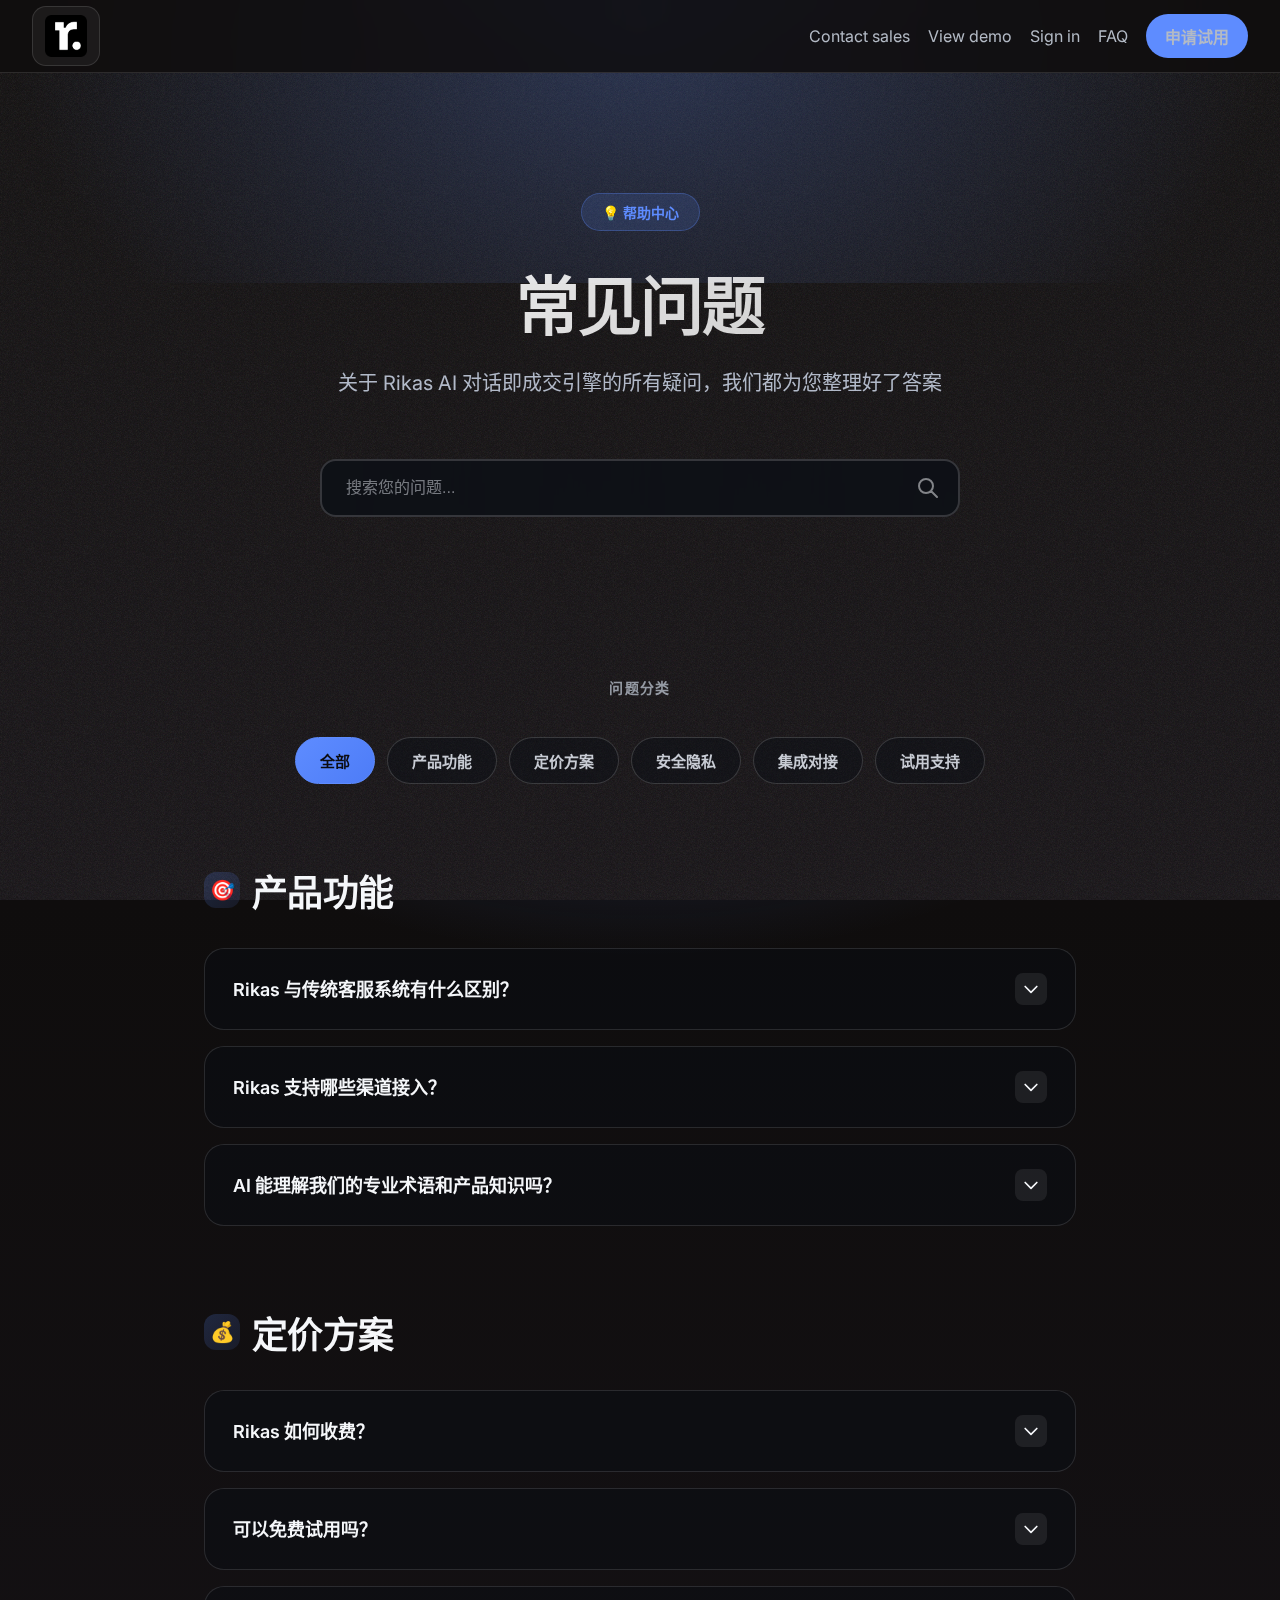
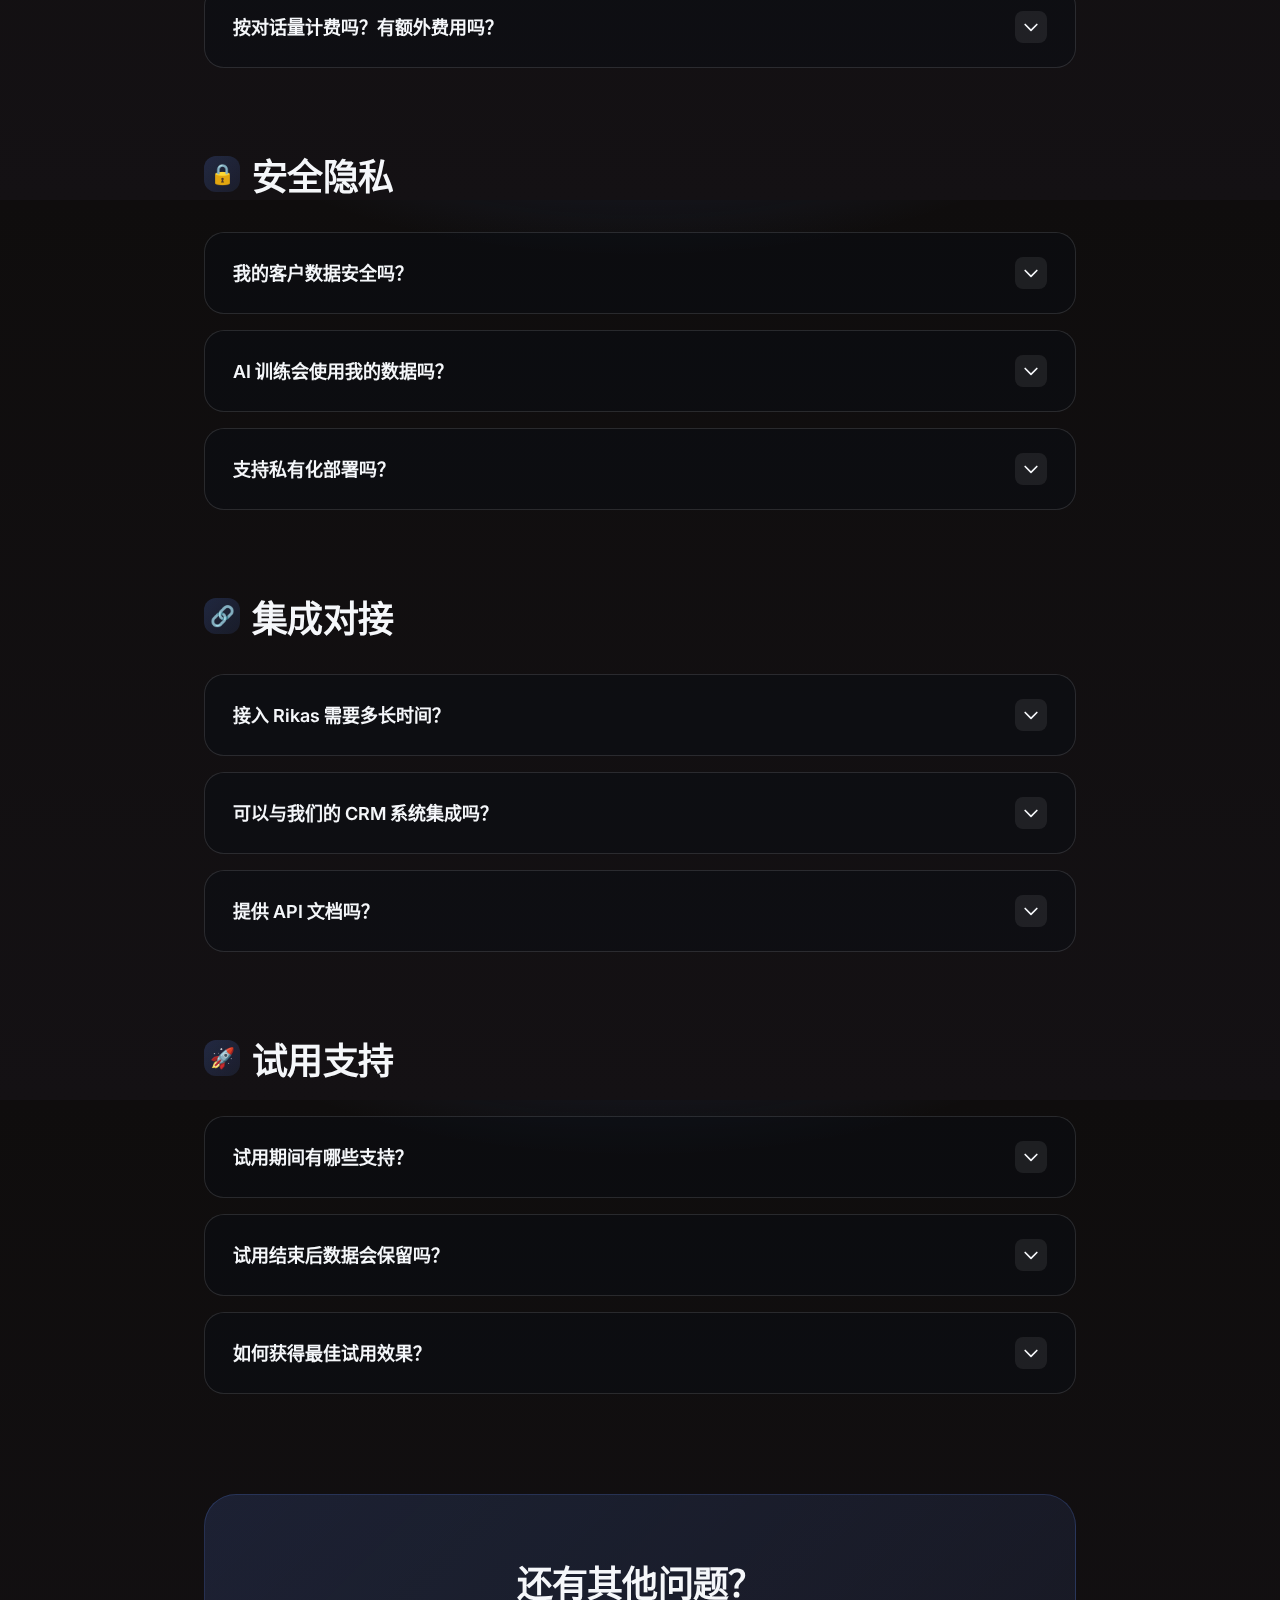
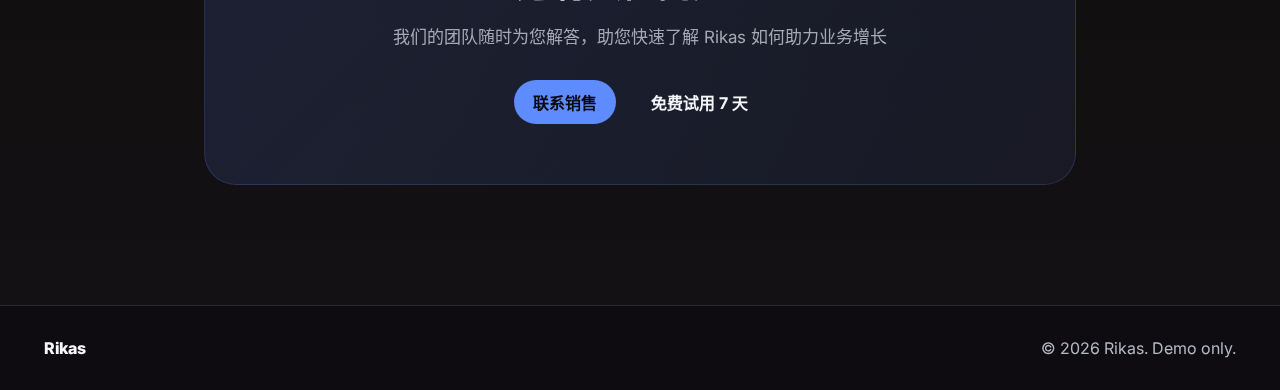
<file: faq.html>
<!doctype html>
<html lang="zh-CN">
<head>
  <meta charset="utf-8" />
  <meta name="viewport" content="width=device-width, initial-scale=1" />
  <meta name="color-scheme" content="dark light" />
  <meta name="theme-color" content="#0f0d0d" />
  <title>常见问题 - Rikas</title>
  <meta name="description" content="关于 Rikas AI 对话即成交引擎的常见问题解答，包括产品功能、定价、安全性等。" />

  <link rel="preconnect" href="https://fonts.googleapis.com">
  <link rel="preconnect" href="https://fonts.gstatic.com" crossorigin>
  <link href="https://fonts.googleapis.com/css2?family=Inter:wght@400;600;700;800&display=swap" rel="stylesheet">

  <link rel="stylesheet" href="./rikas.css" />
  <style>
    .faq-hero {
      min-height: 50vh;
      padding: 120px 0 80px;
      text-align: center;
      position: relative;
    }
    .faq-hero::before {
      content: "";
      position: absolute;
      inset: -20% -40% 60%;
      background: radial-gradient(900px 600px at 50% 20%, rgba(94, 140, 255, 0.25), transparent 70%);
      z-index: -1;
    }
    .faq-hero__badge {
      display: inline-block;
      padding: 8px 20px;
      border-radius: 999px;
      background: rgba(94, 140, 255, 0.15);
      color: var(--primary);
      font-size: 14px;
      font-weight: 600;
      margin-bottom: 24px;
      border: 1px solid rgba(94, 140, 255, 0.3);
    }
    .faq-hero__title {
      margin: 0 0 20px;
      font-size: clamp(40px, 5vw, 64px);
      letter-spacing: -0.03em;
      background: linear-gradient(135deg, #fff 0%, rgba(255, 255, 255, 0.7) 100%);
      -webkit-background-clip: text;
      -webkit-text-fill-color: transparent;
      background-clip: text;
    }
    .faq-hero__subtitle {
      margin: 0 auto;
      max-width: 680px;
      color: rgba(205, 214, 232, 0.85);
      font-size: clamp(17px, 1.8vw, 20px);
      line-height: 1.6;
    }
    
    /* 搜索框 */
    .faq-search {
      margin: 60px auto 0;
      max-width: 640px;
      position: relative;
    }
    .faq-search__input {
      width: 100%;
      padding: 18px 56px 18px 24px;
      border-radius: 16px;
      border: 2px solid rgba(255, 255, 255, 0.16);
      background: rgba(8, 12, 20, 0.65);
      color: var(--text);
      font-size: 16px;
      transition: all 0.3s ease;
      backdrop-filter: blur(20px);
    }
    .faq-search__input::placeholder {
      color: rgba(221, 225, 234, 0.5);
    }
    .faq-search__input:focus {
      outline: none;
      border-color: var(--primary);
      box-shadow: 0 0 0 6px rgba(94, 140, 255, 0.12);
      background: rgba(8, 12, 22, 0.85);
    }
    .faq-search__icon {
      position: absolute;
      right: 20px;
      top: 50%;
      transform: translateY(-50%);
      width: 24px;
      height: 24px;
      opacity: 0.5;
      pointer-events: none;
    }
    
    /* 分类标签 */
    .faq-categories {
      padding: 80px 0 40px;
    }
    .faq-categories__title {
      text-align: center;
      margin: 0 0 40px;
      font-size: 14px;
      font-weight: 600;
      text-transform: uppercase;
      letter-spacing: 0.1em;
      color: rgba(179, 186, 197, 0.8);
    }
    .faq-categories__list {
      display: flex;
      flex-wrap: wrap;
      justify-content: center;
      gap: 12px;
      max-width: 960px;
      margin: 0 auto;
    }
    .faq-category {
      padding: 12px 24px;
      border-radius: 999px;
      border: 1px solid rgba(255, 255, 255, 0.16);
      background: rgba(8, 12, 20, 0.4);
      color: rgba(221, 225, 234, 0.9);
      font-size: 15px;
      font-weight: 600;
      cursor: pointer;
      transition: all 0.3s ease;
    }
    .faq-category:hover {
      border-color: rgba(94, 140, 255, 0.5);
      background: rgba(94, 140, 255, 0.12);
      color: var(--primary);
      transform: translateY(-2px);
    }
    .faq-category.active {
      border-color: var(--primary);
      background: linear-gradient(135deg, var(--primary), var(--primary-600));
      color: #0b0b0f;
    }
    
    /* FAQ 内容区 */
    .faq-content {
      padding: 40px 0 120px;
    }
    .faq-section {
      margin-bottom: 80px;
    }
    .faq-section:last-child {
      margin-bottom: 0;
    }
    .faq-section__title {
      margin: 0 0 32px;
      font-size: clamp(28px, 3.2vw, 36px);
      letter-spacing: -0.02em;
      display: flex;
      align-items: center;
      gap: 12px;
    }
    .faq-section__icon {
      width: 36px;
      height: 36px;
      display: flex;
      align-items: center;
      justify-content: center;
      border-radius: 12px;
      background: linear-gradient(135deg, rgba(94, 140, 255, 0.2), rgba(94, 140, 255, 0.1));
      font-size: 20px;
    }
    .faq-items {
      display: grid;
      gap: 16px;
    }
    .faq-item {
      border-radius: 20px;
      border: 1px solid rgba(255, 255, 255, 0.12);
      background: rgba(8, 12, 20, 0.4);
      overflow: hidden;
      transition: all 0.3s ease;
    }
    .faq-item:hover {
      border-color: rgba(255, 255, 255, 0.2);
      background: rgba(8, 12, 20, 0.6);
    }
    .faq-item.active {
      border-color: rgba(94, 140, 255, 0.4);
      background: rgba(8, 12, 20, 0.75);
    }
    .faq-item__question {
      padding: 24px 28px;
      display: flex;
      align-items: center;
      justify-content: space-between;
      cursor: pointer;
      user-select: none;
    }
    .faq-item__question-text {
      font-size: 18px;
      font-weight: 600;
      color: var(--text);
      margin: 0;
      flex: 1;
      line-height: 1.5;
    }
    .faq-item__toggle {
      width: 32px;
      height: 32px;
      display: flex;
      align-items: center;
      justify-content: center;
      border-radius: 8px;
      background: rgba(255, 255, 255, 0.08);
      transition: all 0.3s ease;
      flex-shrink: 0;
      margin-left: 20px;
    }
    .faq-item__toggle svg {
      width: 20px;
      height: 20px;
      stroke: var(--text);
      transition: transform 0.3s ease;
    }
    .faq-item.active .faq-item__toggle {
      background: linear-gradient(135deg, var(--primary), var(--primary-600));
    }
    .faq-item.active .faq-item__toggle svg {
      transform: rotate(180deg);
      stroke: #0b0b0f;
    }
    .faq-item__answer {
      max-height: 0;
      overflow: hidden;
      transition: max-height 0.4s ease, padding 0.4s ease;
    }
    .faq-item.active .faq-item__answer {
      max-height: 1000px;
      padding: 0 28px 28px;
    }
    .faq-item__answer-content {
      color: rgba(179, 186, 197, 0.95);
      font-size: 16px;
      line-height: 1.75;
      padding-top: 4px;
    }
    .faq-item__answer-content p {
      margin: 0 0 16px;
    }
    .faq-item__answer-content p:last-child {
      margin-bottom: 0;
    }
    .faq-item__answer-content ul {
      margin: 16px 0;
      padding-left: 24px;
    }
    .faq-item__answer-content li {
      margin-bottom: 8px;
    }
    .faq-item__answer-content strong {
      color: var(--text);
      font-weight: 600;
    }
    .faq-item__answer-content a {
      color: var(--primary);
      text-decoration: none;
      border-bottom: 1px solid rgba(94, 140, 255, 0.3);
      transition: border-color 0.2s ease;
    }
    .faq-item__answer-content a:hover {
      border-color: var(--primary);
    }
    
    /* CTA 区域 */
    .faq-cta {
      margin-top: 100px;
      padding: 60px 40px;
      border-radius: 32px;
      background: linear-gradient(135deg, rgba(94, 140, 255, 0.15), rgba(94, 140, 255, 0.08));
      border: 1px solid rgba(94, 140, 255, 0.2);
      text-align: center;
    }
    .faq-cta__title {
      margin: 0 0 16px;
      font-size: clamp(28px, 3.5vw, 36px);
      letter-spacing: -0.02em;
    }
    .faq-cta__text {
      margin: 0 0 32px;
      color: rgba(179, 186, 197, 0.9);
      font-size: 17px;
    }
    .faq-cta__buttons {
      display: flex;
      gap: 16px;
      justify-content: center;
      flex-wrap: wrap;
    }
    
    /* 响应式 */
    @media (max-width: 960px) {
      .faq-hero {
        padding: 100px 0 60px;
      }
      .faq-section__title {
        font-size: 28px;
      }
      .faq-item__question {
        padding: 20px 24px;
      }
      .faq-item.active .faq-item__answer {
        padding: 0 24px 24px;
      }
      .faq-cta {
        padding: 48px 32px;
      }
    }
    @media (max-width: 640px) {
      .faq-categories__list {
        gap: 8px;
      }
      .faq-category {
        padding: 10px 18px;
        font-size: 14px;
      }
      .faq-search__input {
        padding: 16px 48px 16px 20px;
        font-size: 15px;
      }
      .faq-item__question-text {
        font-size: 16px;
      }
      .faq-item__answer-content {
        font-size: 15px;
      }
      .faq-cta__buttons {
        flex-direction: column;
      }
      .faq-cta__buttons .btn {
        width: 100%;
      }
    }
    
    /* 无结果提示 */
    .no-results {
      text-align: center;
      padding: 80px 20px;
      display: none;
    }
    .no-results.show {
      display: block;
    }
    .no-results__icon {
      font-size: 64px;
      margin-bottom: 20px;
      opacity: 0.3;
    }
    .no-results__title {
      margin: 0 0 12px;
      font-size: 24px;
      color: var(--text);
    }
    .no-results__text {
      color: rgba(179, 186, 197, 0.8);
      font-size: 16px;
    }
  </style>
</head>
<body>
  <header class="header">
    <div class="container nav">
      <a class="brand brand--logo" href="./rikas.html">
        <img src="./Rikas.png" alt="Rikas" class="brand__img" />
      </a>
      <nav class="nav__links" aria-label="主导航">
        <a href="./contact-sales.html">Contact sales</a>
        <a href="https://demo.rikas.ai/?utm=landing" target="_blank" rel="noopener">View demo</a>
        <a href="./sign-in.html">Sign in</a>
        <a href="./faq.html">FAQ</a>
        <a class="btn btn--primary" href="./apply-trial.html">申请试用</a>
      </nav>
    </div>
  </header>

  <main>
    <!-- Hero 区域 -->
    <section class="faq-hero">
      <div class="container">
        <span class="faq-hero__badge">💡 帮助中心</span>
        <h1 class="faq-hero__title">常见问题</h1>
        <p class="faq-hero__subtitle">
          关于 Rikas AI 对话即成交引擎的所有疑问，我们都为您整理好了答案
        </p>
        
        <div class="faq-search">
          <input 
            type="text" 
            class="faq-search__input" 
            id="searchInput"
            placeholder="搜索您的问题..."
            aria-label="搜索问题"
          />
          <svg class="faq-search__icon" fill="none" stroke="currentColor" viewBox="0 0 24 24">
            <path stroke-linecap="round" stroke-linejoin="round" stroke-width="2" d="M21 21l-6-6m2-5a7 7 0 11-14 0 7 7 0 0114 0z"></path>
          </svg>
        </div>
      </div>
    </section>

    <!-- 分类标签 -->
    <section class="faq-categories">
      <div class="container">
        <h2 class="faq-categories__title">问题分类</h2>
        <div class="faq-categories__list">
          <button class="faq-category active" data-category="all">全部</button>
          <button class="faq-category" data-category="product">产品功能</button>
          <button class="faq-category" data-category="pricing">定价方案</button>
          <button class="faq-category" data-category="security">安全隐私</button>
          <button class="faq-category" data-category="integration">集成对接</button>
          <button class="faq-category" data-category="trial">试用支持</button>
        </div>
      </div>
    </section>

    <!-- FAQ 内容 -->
    <section class="faq-content">
      <div class="container" style="max-width: 920px;">
        <!-- 产品功能 -->
        <div class="faq-section" data-category="product">
          <h2 class="faq-section__title">
            <span class="faq-section__icon">🎯</span>
            产品功能
          </h2>
          <div class="faq-items">
            <div class="faq-item">
              <div class="faq-item__question">
                <h3 class="faq-item__question-text">Rikas 与传统客服系统有什么区别？</h3>
                <div class="faq-item__toggle">
                  <svg fill="none" stroke="currentColor" viewBox="0 0 24 24">
                    <path stroke-linecap="round" stroke-linejoin="round" stroke-width="2" d="M19 9l-7 7-7-7"></path>
                  </svg>
                </div>
              </div>
              <div class="faq-item__answer">
                <div class="faq-item__answer-content">
                  <p><strong>传统客服系统</strong>主要聚焦于"回答问题"，而 <strong>Rikas</strong> 是一个"对话即成交引擎"，核心区别在于：</p>
                  <ul>
                    <li><strong>目标不同：</strong>传统客服以解决问题为目标，Rikas 以促成交易为目标</li>
                    <li><strong>AI 能力：</strong>Rikas 具备销售话术、需求挖掘、异议处理等高级对话能力</li>
                    <li><strong>数据洞察：</strong>深度分析客户意向，实时推荐最佳跟进策略</li>
                    <li><strong>私域运营：</strong>无缝集成企业微信、飞书等私域工具，助力长期客户关系管理</li>
                  </ul>
                </div>
              </div>
            </div>

            <div class="faq-item">
              <div class="faq-item__question">
                <h3 class="faq-item__question-text">Rikas 支持哪些渠道接入？</h3>
                <div class="faq-item__toggle">
                  <svg fill="none" stroke="currentColor" viewBox="0 0 24 24">
                    <path stroke-linecap="round" stroke-linejoin="round" stroke-width="2" d="M19 9l-7 7-7-7"></path>
                  </svg>
                </div>
              </div>
              <div class="faq-item__answer">
                <div class="faq-item__answer-content">
                  <p>Rikas 支持全渠道接入，包括但不限于：</p>
                  <ul>
                    <li><strong>网站：</strong>JS SDK、网页插件、iframe 嵌入</li>
                    <li><strong>社交平台：</strong>企业微信、飞书、钉钉、微信公众号</li>
                    <li><strong>电商平台：</strong>淘宝、京东、拼多多等</li>
                    <li><strong>API/Webhook：</strong>自定义集成到任何系统</li>
                    <li><strong>移动应用：</strong>iOS/Android SDK</li>
                  </ul>
                  <p>所有渠道的对话数据统一管理，形成完整的客户画像。</p>
                </div>
              </div>
            </div>

            <div class="faq-item">
              <div class="faq-item__question">
                <h3 class="faq-item__question-text">AI 能理解我们的专业术语和产品知识吗？</h3>
                <div class="faq-item__toggle">
                  <svg fill="none" stroke="currentColor" viewBox="0 0 24 24">
                    <path stroke-linecap="round" stroke-linejoin="round" stroke-width="2" d="M19 9l-7 7-7-7"></path>
                  </svg>
                </div>
              </div>
              <div class="faq-item__answer">
                <div class="faq-item__answer-content">
                  <p>完全可以！Rikas 提供以下方式让 AI 学习您的业务知识：</p>
                  <ul>
                    <li><strong>知识库导入：</strong>上传产品手册、FAQ 文档、销售话术等</li>
                    <li><strong>对话训练：</strong>从历史对话中学习您的专业表达方式</li>
                    <li><strong>术语定义：</strong>自定义行业术语词典</li>
                    <li><strong>持续优化：</strong>AI 会从每次对话中学习，不断提升专业度</li>
                  </ul>
                  <p>我们的客户覆盖金融、医疗、SaaS 等多个专业领域，AI 都能快速适应。</p>
                </div>
              </div>
            </div>
          </div>
        </div>

        <!-- 定价方案 -->
        <div class="faq-section" data-category="pricing">
          <h2 class="faq-section__title">
            <span class="faq-section__icon">💰</span>
            定价方案
          </h2>
          <div class="faq-items">
            <div class="faq-item">
              <div class="faq-item__question">
                <h3 class="faq-item__question-text">Rikas 如何收费？</h3>
                <div class="faq-item__toggle">
                  <svg fill="none" stroke="currentColor" viewBox="0 0 24 24">
                    <path stroke-linecap="round" stroke-linejoin="round" stroke-width="2" d="M19 9l-7 7-7-7"></path>
                  </svg>
                </div>
              </div>
              <div class="faq-item__answer">
                <div class="faq-item__answer-content">
                  <p>Rikas 采用灵活的订阅制定价模式：</p>
                  <ul>
                    <li><strong>基础版：</strong>适合初创团队，按月订阅</li>
                    <li><strong>专业版：</strong>适合成长型企业，包含更多高级功能</li>
                    <li><strong>企业版：</strong>适合大型企业，提供定制化服务和专属支持</li>
                  </ul>
                  <p>具体价格根据团队规模、对话量、功能需求等因素确定。<a href="./contact-sales.html">联系销售</a>获取专属报价。</p>
                </div>
              </div>
            </div>

            <div class="faq-item">
              <div class="faq-item__question">
                <h3 class="faq-item__question-text">可以免费试用吗？</h3>
                <div class="faq-item__toggle">
                  <svg fill="none" stroke="currentColor" viewBox="0 0 24 24">
                    <path stroke-linecap="round" stroke-linejoin="round" stroke-width="2" d="M19 9l-7 7-7-7"></path>
                  </svg>
                </div>
              </div>
              <div class="faq-item__answer">
                <div class="faq-item__answer-content">
                  <p>是的！我们提供 <strong>7 天全功能免费试用</strong>：</p>
                  <ul>
                    <li>✅ 无需信用卡</li>
                    <li>✅ 完整产品功能</li>
                    <li>✅ 专属技术支持</li>
                    <li>✅ 免费接入培训</li>
                  </ul>
                  <p><a href="./apply-trial.html">立即申请试用</a>，我们的团队会在 24 小时内为您开通账号。</p>
                </div>
              </div>
            </div>

            <div class="faq-item">
              <div class="faq-item__question">
                <h3 class="faq-item__question-text">按对话量计费吗？有额外费用吗？</h3>
                <div class="faq-item__toggle">
                  <svg fill="none" stroke="currentColor" viewBox="0 0 24 24">
                    <path stroke-linecap="round" stroke-linejoin="round" stroke-width="2" d="M19 9l-7 7-7-7"></path>
                  </svg>
                </div>
              </div>
              <div class="faq-item__answer">
                <div class="faq-item__answer-content">
                  <p>我们的定价模式非常透明：</p>
                  <ul>
                    <li><strong>订阅费用：</strong>根据套餐版本，包含一定的对话量配额</li>
                    <li><strong>超额使用：</strong>超出配额部分按实际使用量计费，价格公开透明</li>
                    <li><strong>无隐藏费用：</strong>基础套餐内所有功能均可使用，不收取额外模块费</li>
                  </ul>
                  <p>企业版客户可以协商定制化的计费方案。</p>
                </div>
              </div>
            </div>
          </div>
        </div>

        <!-- 安全隐私 -->
        <div class="faq-section" data-category="security">
          <h2 class="faq-section__title">
            <span class="faq-section__icon">🔒</span>
            安全隐私
          </h2>
          <div class="faq-items">
            <div class="faq-item">
              <div class="faq-item__question">
                <h3 class="faq-item__question-text">我的客户数据安全吗？</h3>
                <div class="faq-item__toggle">
                  <svg fill="none" stroke="currentColor" viewBox="0 0 24 24">
                    <path stroke-linecap="round" stroke-linejoin="round" stroke-width="2" d="M19 9l-7 7-7-7"></path>
                  </svg>
                </div>
              </div>
              <div class="faq-item__answer">
                <div class="faq-item__answer-content">
                  <p>数据安全是 Rikas 的最高优先级：</p>
                  <ul>
                    <li><strong>传输加密：</strong>全程 HTTPS/TLS 1.3 加密传输</li>
                    <li><strong>存储加密：</strong>数据库采用 AES-256 加密存储</li>
                    <li><strong>访问控制：</strong>严格的权限管理和审计日志</li>
                    <li><strong>合规认证：</strong>通过 ISO 27001、SOC 2 等安全认证</li>
                    <li><strong>数据隔离：</strong>每个客户的数据完全隔离，互不可见</li>
                  </ul>
                  <p>我们承诺：您的数据永远属于您，不会用于任何未经授权的目的。</p>
                </div>
              </div>
            </div>

            <div class="faq-item">
              <div class="faq-item__question">
                <h3 class="faq-item__question-text">AI 训练会使用我的数据吗？</h3>
                <div class="faq-item__toggle">
                  <svg fill="none" stroke="currentColor" viewBox="0 0 24 24">
                    <path stroke-linecap="round" stroke-linejoin="round" stroke-width="2" d="M19 9l-7 7-7-7"></path>
                  </svg>
                </div>
              </div>
              <div class="faq-item__answer">
                <div class="faq-item__answer-content">
                  <p><strong>绝对不会。</strong></p>
                  <ul>
                    <li>您的对话数据仅用于为您提供服务，不会用于训练通用 AI 模型</li>
                    <li>AI 的优化完全在您的私有环境中进行</li>
                    <li>您可以随时导出或删除所有数据</li>
                    <li>我们签署严格的数据处理协议（DPA）</li>
                  </ul>
                  <p>企业版客户还可以选择私有化部署，数据完全不出您的服务器。</p>
                </div>
              </div>
            </div>

            <div class="faq-item">
              <div class="faq-item__question">
                <h3 class="faq-item__question-text">支持私有化部署吗？</h3>
                <div class="faq-item__toggle">
                  <svg fill="none" stroke="currentColor" viewBox="0 0 24 24">
                    <path stroke-linecap="round" stroke-linejoin="round" stroke-width="2" d="M19 9l-7 7-7-7"></path>
                  </svg>
                </div>
              </div>
              <div class="faq-item__answer">
                <div class="faq-item__answer-content">
                  <p>是的，我们提供多种部署方式：</p>
                  <ul>
                    <li><strong>SaaS 云服务：</strong>快速开通，无需运维</li>
                    <li><strong>专属云：</strong>独立的云环境，更高的安全性</li>
                    <li><strong>私有化部署：</strong>部署到您自己的服务器或私有云</li>
                    <li><strong>混合部署：</strong>核心数据本地，其他服务云端</li>
                  </ul>
                  <p>私有化部署适合对数据安全有极高要求的金融、政府等行业客户。<a href="./contact-sales.html">联系我们</a>了解详情。</p>
                </div>
              </div>
            </div>
          </div>
        </div>

        <!-- 集成对接 -->
        <div class="faq-section" data-category="integration">
          <h2 class="faq-section__title">
            <span class="faq-section__icon">🔗</span>
            集成对接
          </h2>
          <div class="faq-items">
            <div class="faq-item">
              <div class="faq-item__question">
                <h3 class="faq-item__question-text">接入 Rikas 需要多长时间？</h3>
                <div class="faq-item__toggle">
                  <svg fill="none" stroke="currentColor" viewBox="0 0 24 24">
                    <path stroke-linecap="round" stroke-linejoin="round" stroke-width="2" d="M19 9l-7 7-7-7"></path>
                  </svg>
                </div>
              </div>
              <div class="faq-item__answer">
                <div class="faq-item__answer-content">
                  <p>接入速度取决于您的需求：</p>
                  <ul>
                    <li><strong>标准网站接入：</strong>5 分钟（复制一段 JS 代码即可）</li>
                    <li><strong>企业微信/飞书：</strong>1-2 小时（需要配置应用权限）</li>
                    <li><strong>复杂系统集成：</strong>1-3 天（API 对接和测试）</li>
                    <li><strong>定制化开发：</strong>1-4 周（根据具体需求）</li>
                  </ul>
                  <p>我们提供专业的技术支持团队全程协助，确保顺利上线。</p>
                </div>
              </div>
            </div>

            <div class="faq-item">
              <div class="faq-item__question">
                <h3 class="faq-item__question-text">可以与我们的 CRM 系统集成吗？</h3>
                <div class="faq-item__toggle">
                  <svg fill="none" stroke="currentColor" viewBox="0 0 24 24">
                    <path stroke-linecap="round" stroke-linejoin="round" stroke-width="2" d="M19 9l-7 7-7-7"></path>
                  </svg>
                </div>
              </div>
              <div class="faq-item__answer">
                <div class="faq-item__answer-content">
                  <p>Rikas 支持与主流 CRM 无缝集成：</p>
                  <ul>
                    <li><strong>原生集成：</strong>Salesforce、HubSpot、纷享销客等</li>
                    <li><strong>API 对接：</strong>通过 Webhook 和 RESTful API 与任何系统集成</li>
                    <li><strong>数据同步：</strong>客户信息、对话记录、意向标签实时同步</li>
                    <li><strong>双向流转：</strong>CRM 中的客户数据也能反哺 AI 对话</li>
                  </ul>
                  <p>如果您使用的是自研 CRM，我们的技术团队可以协助完成对接。</p>
                </div>
              </div>
            </div>

            <div class="faq-item">
              <div class="faq-item__question">
                <h3 class="faq-item__question-text">提供 API 文档吗？</h3>
                <div class="faq-item__toggle">
                  <svg fill="none" stroke="currentColor" viewBox="0 0 24 24">
                    <path stroke-linecap="round" stroke-linejoin="round" stroke-width="2" d="M19 9l-7 7-7-7"></path>
                  </svg>
                </div>
              </div>
              <div class="faq-item__answer">
                <div class="faq-item__answer-content">
                  <p>是的，我们提供完善的开发者资源：</p>
                  <ul>
                    <li><strong>RESTful API：</strong>详细的接口文档和示例代码</li>
                    <li><strong>SDK：</strong>JavaScript、Python、Java、Go 等多语言 SDK</li>
                    <li><strong>Webhook：</strong>实时事件推送机制</li>
                    <li><strong>开发者控制台：</strong>在线调试和测试工具</li>
                  </ul>
                  <p>所有 API 文档均提供中英文版本，并持续更新。</p>
                </div>
              </div>
            </div>
          </div>
        </div>

        <!-- 试用支持 -->
        <div class="faq-section" data-category="trial">
          <h2 class="faq-section__title">
            <span class="faq-section__icon">🚀</span>
            试用支持
          </h2>
          <div class="faq-items">
            <div class="faq-item">
              <div class="faq-item__question">
                <h3 class="faq-item__question-text">试用期间有哪些支持？</h3>
                <div class="faq-item__toggle">
                  <svg fill="none" stroke="currentColor" viewBox="0 0 24 24">
                    <path stroke-linecap="round" stroke-linejoin="round" stroke-width="2" d="M19 9l-7 7-7-7"></path>
                  </svg>
                </div>
              </div>
              <div class="faq-item__answer">
                <div class="faq-item__answer-content">
                  <p>试用期间，您将获得全方位支持：</p>
                  <ul>
                    <li><strong>专属客户成功经理：</strong>1 对 1 指导和答疑</li>
                    <li><strong>产品演示：</strong>远程视频演示核心功能</li>
                    <li><strong>接入培训：</strong>帮助您的技术团队快速接入</li>
                    <li><strong>知识库配置：</strong>协助导入您的产品和话术知识</li>
                    <li><strong>效果评估：</strong>提供试用期数据分析报告</li>
                  </ul>
                  <p>我们的目标是让您在试用期内就能看到实际效果。</p>
                </div>
              </div>
            </div>

            <div class="faq-item">
              <div class="faq-item__question">
                <h3 class="faq-item__question-text">试用结束后数据会保留吗？</h3>
                <div class="faq-item__toggle">
                  <svg fill="none" stroke="currentColor" viewBox="0 0 24 24">
                    <path stroke-linecap="round" stroke-linejoin="round" stroke-width="2" d="M19 9l-7 7-7-7"></path>
                  </svg>
                </div>
              </div>
              <div class="faq-item__answer">
                <div class="faq-item__answer-content">
                  <p>如果您决定正式订阅：</p>
                  <ul>
                    <li>✅ 试用期的所有数据将完整保留</li>
                    <li>✅ 对话记录、客户画像、AI 训练成果全部延续</li>
                    <li>✅ 无需重新配置，直接开始使用</li>
                  </ul>
                  <p>如果您选择不订阅：</p>
                  <ul>
                    <li>📦 数据会保留 30 天，期间可随时导出</li>
                    <li>🗑️ 30 天后将被彻底删除，确保您的数据安全</li>
                  </ul>
                </div>
              </div>
            </div>

            <div class="faq-item">
              <div class="faq-item__question">
                <h3 class="faq-item__question-text">如何获得最佳试用效果？</h3>
                <div class="faq-item__toggle">
                  <svg fill="none" stroke="currentColor" viewBox="0 0 24 24">
                    <path stroke-linecap="round" stroke-linejoin="round" stroke-width="2" d="M19 9l-7 7-7-7"></path>
                  </svg>
                </div>
              </div>
              <div class="faq-item__answer">
                <div class="faq-item__answer-content">
                  <p>我们建议您这样做：</p>
                  <ul>
                    <li><strong>准备资料：</strong>提前整理好产品介绍、FAQ、销售话术</li>
                    <li><strong>设定目标：</strong>明确您希望通过试用验证什么（如转化率提升、响应速度等）</li>
                    <li><strong>真实场景：</strong>在实际业务场景中测试，而非简单模拟</li>
                    <li><strong>反馈沟通：</strong>及时与客户成功经理沟通遇到的问题</li>
                    <li><strong>数据分析：</strong>关注试用期的数据报表，对比试用前后的变化</li>
                  </ul>
                  <p>我们的经验表明，投入越多，收获越大。</p>
                </div>
              </div>
            </div>
          </div>
        </div>

        <!-- 无结果提示 -->
        <div class="no-results" id="noResults">
          <div class="no-results__icon">🔍</div>
          <h3 class="no-results__title">未找到相关问题</h3>
          <p class="no-results__text">试试其他关键词，或<a href="./contact-sales.html">联系我们的销售团队</a>获取帮助</p>
        </div>

        <!-- CTA -->
        <div class="faq-cta">
          <h2 class="faq-cta__title">还有其他问题？</h2>
          <p class="faq-cta__text">我们的团队随时为您解答，助您快速了解 Rikas 如何助力业务增长</p>
          <div class="faq-cta__buttons">
            <a href="./contact-sales.html" class="btn btn--primary">联系销售</a>
            <a href="./apply-trial.html" class="btn btn--secondary">免费试用 7 天</a>
          </div>
        </div>
      </div>
    </section>
  </main>

  <footer class="footer">
    <div class="container footer__inner">
      <span class="brand">Rikas</span>
      <span class="muted">© <span id="year"></span> Rikas. Demo only.</span>
    </div>
  </footer>

  <script>
    document.getElementById('year').textContent = new Date().getFullYear();

    // FAQ 展开/收起
    const faqItems = document.querySelectorAll('.faq-item');
    faqItems.forEach(item => {
      const question = item.querySelector('.faq-item__question');
      question.addEventListener('click', () => {
        const isActive = item.classList.contains('active');
        
        // 关闭其他项（可选，如果要手风琴效果）
        // faqItems.forEach(i => i.classList.remove('active'));
        
        // 切换当前项
        if (isActive) {
          item.classList.remove('active');
        } else {
          item.classList.add('active');
        }
      });
    });

    // 分类筛选
    const categories = document.querySelectorAll('.faq-category');
    const sections = document.querySelectorAll('.faq-section');
    
    categories.forEach(category => {
      category.addEventListener('click', () => {
        const selectedCategory = category.dataset.category;
        
        // 更新按钮状态
        categories.forEach(c => c.classList.remove('active'));
        category.classList.add('active');
        
        // 筛选内容
        sections.forEach(section => {
          if (selectedCategory === 'all' || section.dataset.category === selectedCategory) {
            section.style.display = 'block';
          } else {
            section.style.display = 'none';
          }
        });
        
        // 检查是否有可见内容
        checkNoResults();
      });
    });

    // 搜索功能
    const searchInput = document.getElementById('searchInput');
    searchInput.addEventListener('input', (e) => {
      const searchTerm = e.target.value.toLowerCase().trim();
      
      if (searchTerm === '') {
        // 显示所有项
        faqItems.forEach(item => item.style.display = 'block');
        sections.forEach(section => section.style.display = 'block');
        checkNoResults();
        return;
      }
      
      let hasResults = false;
      
      faqItems.forEach(item => {
        const question = item.querySelector('.faq-item__question-text').textContent.toLowerCase();
        const answer = item.querySelector('.faq-item__answer-content').textContent.toLowerCase();
        
        if (question.includes(searchTerm) || answer.includes(searchTerm)) {
          item.style.display = 'block';
          hasResults = true;
        } else {
          item.style.display = 'none';
        }
      });
      
      // 显示/隐藏分组标题
      sections.forEach(section => {
        const visibleItems = section.querySelectorAll('.faq-item[style*="display: block"]');
        section.style.display = visibleItems.length > 0 ? 'block' : 'none';
      });
      
      checkNoResults();
    });

    // 检查是否有结果
    function checkNoResults() {
      const visibleItems = document.querySelectorAll('.faq-item[style*="display: block"]');
      const noResults = document.getElementById('noResults');
      
      if (visibleItems.length === 0) {
        noResults.classList.add('show');
      } else {
        noResults.classList.remove('show');
      }
    }
  </script>
</body>
</html>
</file>
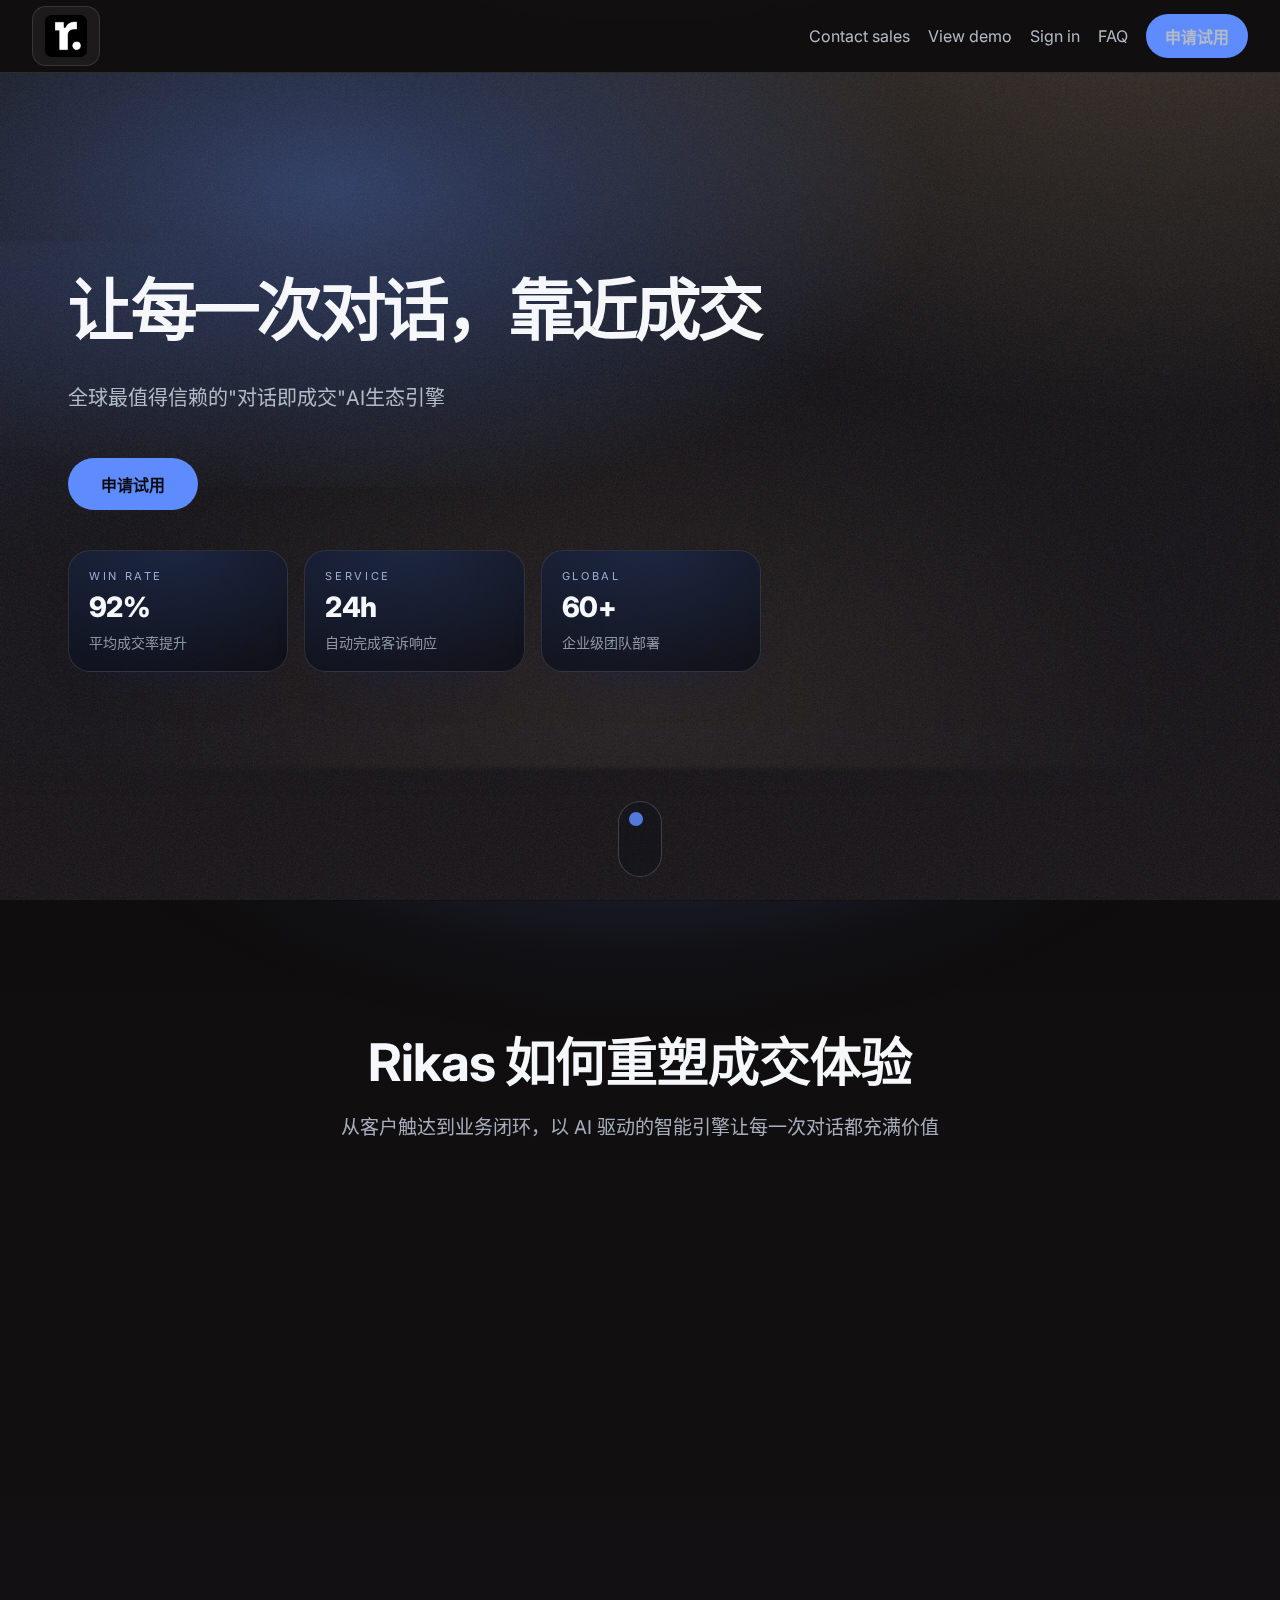
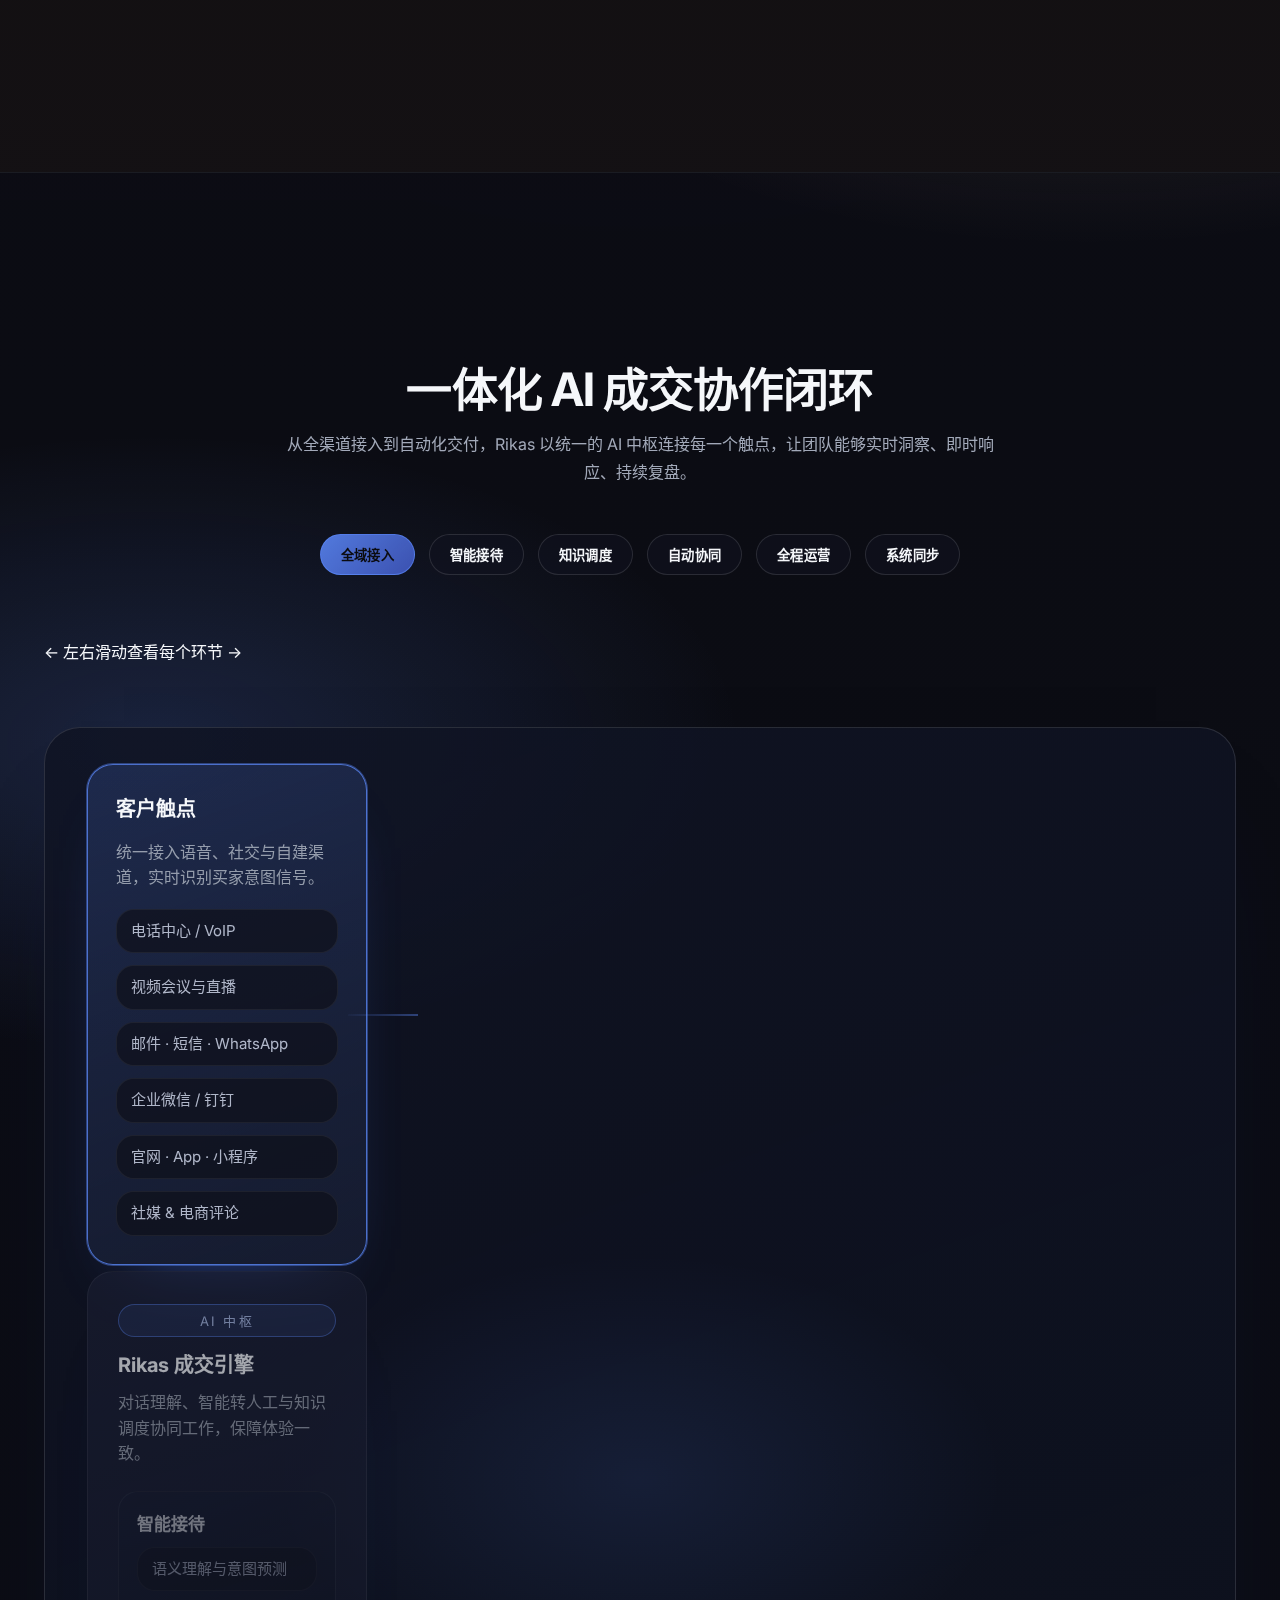
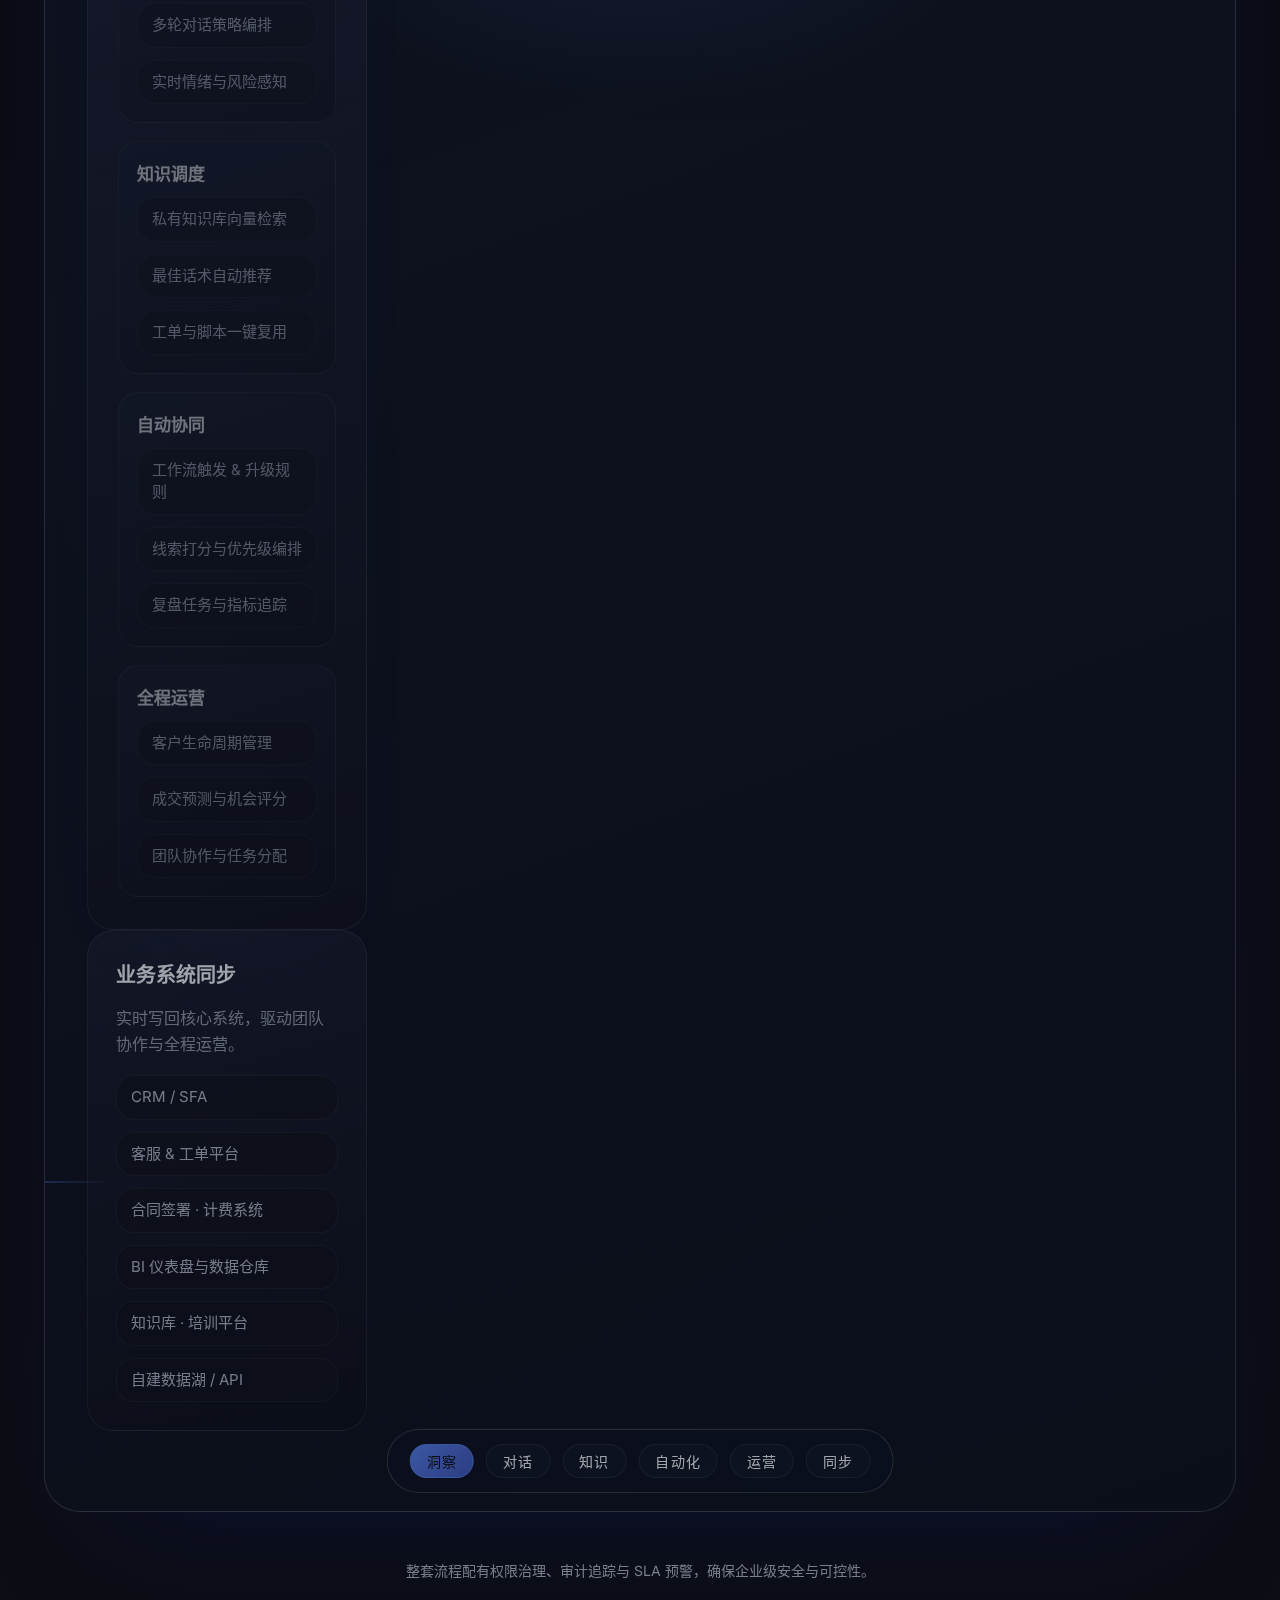
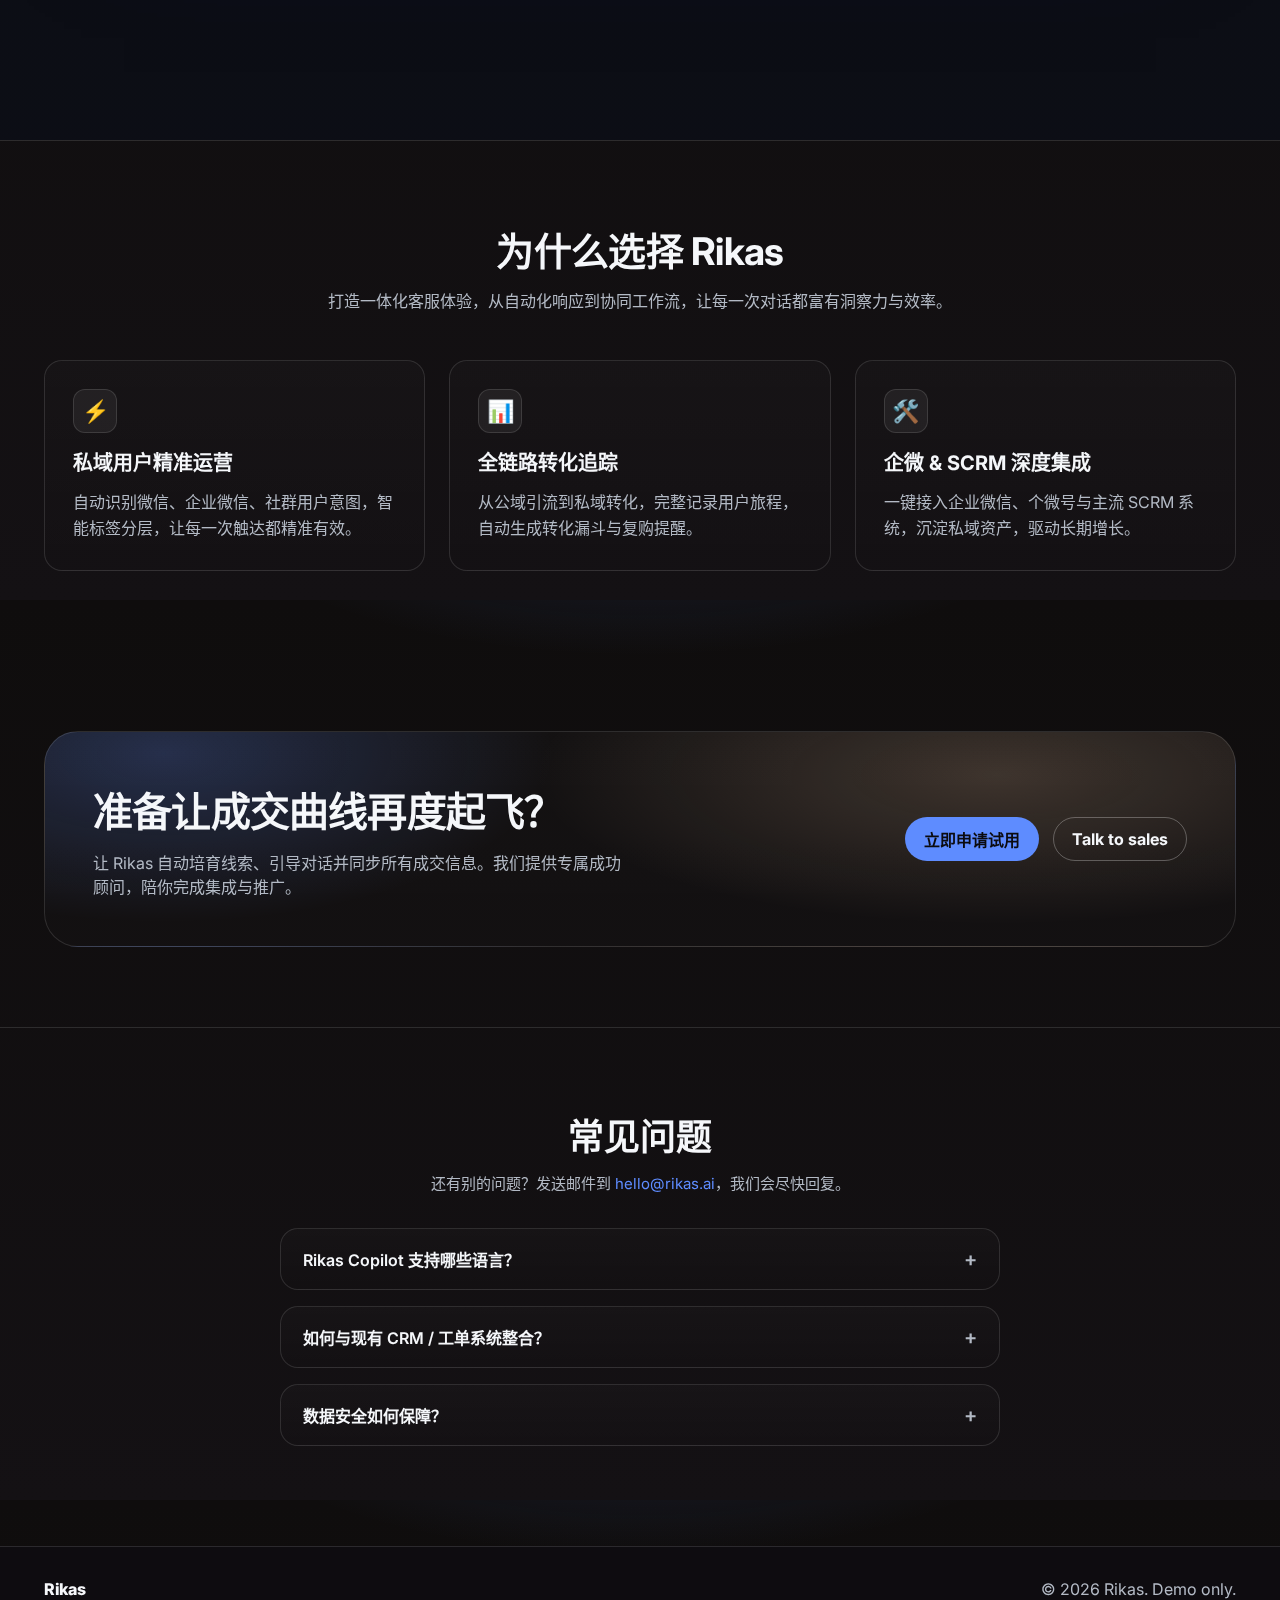
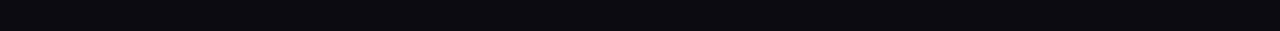
<file: rikas-mobile.html>
<!doctype html>
<html lang="zh-CN">
<head>
  <meta charset="utf-8" />
  <meta name="viewport" content="width=device-width, initial-scale=1" />
  <meta name="color-scheme" content="dark light" />
  <meta name="theme-color" content="#0f0d0d" />
  <title>Rikas · 移动端测试版</title>
  <meta name="description" content="Rikas 着陆页示例，基于深色主题与双卡片布局，风格接近截图但不复制其受保护元素。" />

  <link rel="preconnect" href="https://fonts.googleapis.com">
  <link rel="preconnect" href="https://fonts.gstatic.com" crossorigin>
  <link href="https://fonts.googleapis.com/css2?family=Inter:wght@400;600;700;800&display=swap" rel="stylesheet">

  <link rel="stylesheet" href="./rikas-mobile.css" />
</head>
<body>
  <header class="header">
    <div class="container nav">
      <a class="brand brand--logo" href="#">
        <img src="./Rikas.png" alt="Rikas" class="brand__img" />
      </a>
      <button class="nav__toggle" type="button" aria-label="展开导航" aria-expanded="false" aria-controls="primary-navigation">
        <span class="nav__toggle-bar"></span>
        <span class="nav__toggle-bar"></span>
        <span class="nav__toggle-bar"></span>
      </button>
      <nav class="nav__links" id="primary-navigation" aria-label="主导航">
        <a href="./contact-sales.html">Contact sales</a>
        <a href="https://demo.rikas.ai/?utm=landing" target="_blank" rel="noopener">View demo</a>
        <a href="./sign-in.html">Sign in</a>
        <a href="./faq.html">FAQ</a>
        <a class="btn btn--primary" href="./apply-trial.html">申请试用</a>
      </nav>
    </div>
  </header>

  <main>
    <section class="hero">
      <div class="container hero__layout hero__layout--single">
        <div class="hero__content hero__content--plain">
          <h1 class="hero__title hero__title--large">让每一次对话，靠近成交</h1>
          <p class="hero__subtitle">全球最值得信赖的"对话即成交"AI生态引擎</p>
          <div class="hero__actions">
            <a class="btn btn--primary btn--large" href="./apply-trial.html">申请试用</a>
          </div>
          <div class="hero__meta" role="presentation">
            <article class="hero__meta-item">
              <span class="hero__meta-badge">Win Rate</span>
              <span class="hero__meta-value">92%</span>
              <span class="hero__meta-label">平均成交率提升</span>
            </article>
            <article class="hero__meta-item">
              <span class="hero__meta-badge">Service</span>
              <span class="hero__meta-value">24h</span>
              <span class="hero__meta-label">自动完成客诉响应</span>
            </article>
            <article class="hero__meta-item">
              <span class="hero__meta-badge">Global</span>
              <span class="hero__meta-value">60+</span>
              <span class="hero__meta-label">企业级团队部署</span>
            </article>
          </div>
        </div>
      </div>
      <button class="hero__scroll" type="button" aria-label="向下滚动" onclick="document.getElementById('overview').scrollIntoView({behavior:'smooth'});">
        <span class="hero__scroll-dot"></span>
      </button>
    </section>

    <section class="value-proposition" id="overview">
      <div class="container">
        <header class="value-proposition__header">
          <h2 class="value-proposition__title">Rikas 如何重塑成交体验</h2>
          <p class="value-proposition__subtitle">从客户触达到业务闭环，以 AI 驱动的智能引擎让每一次对话都充满价值</p>
        </header>
        <div class="value-proposition__grid">
          <article class="value-item" data-theme="purple">
            <div class="value-item__icon">
              <svg width="32" height="32" viewBox="0 0 32 32" fill="none" xmlns="http://www.w3.org/2000/svg">
                <circle cx="16" cy="16" r="14" stroke="currentColor" stroke-width="2"/>
                <path d="M12 16l3 3 5-6" stroke="currentColor" stroke-width="2" stroke-linecap="round" stroke-linejoin="round"/>
              </svg>
            </div>
            <h3 class="value-item__title">全渠道无缝触达</h3>
            <p class="value-item__desc">统一接入电话、社交、邮件与自建渠道，实时识别买家意图信号并捕捉最热线索。</p>
          </article>
          <article class="value-item" data-theme="blue">
            <div class="value-item__icon">
              <svg width="32" height="32" viewBox="0 0 32 32" fill="none" xmlns="http://www.w3.org/2000/svg">
                <path d="M8 16h16M16 8v16" stroke="currentColor" stroke-width="2" stroke-linecap="round"/>
              </svg>
            </div>
            <h3 class="value-item__title">AI 成交助手</h3>
            <p class="value-item__desc">智能对话引擎结合团队最佳话术，自动生成下一句回应与推荐资源，让每次沟通紧扣成交。</p>
          </article>
          <article class="value-item" data-theme="cyan">
            <div class="value-item__icon">
              <svg width="32" height="32" viewBox="0 0 32 32" fill="none" xmlns="http://www.w3.org/2000/svg">
                <rect x="6" y="6" width="20" height="20" rx="3" stroke="currentColor" stroke-width="2"/>
                <path d="M12 16h8M16 12v8" stroke="currentColor" stroke-width="2" stroke-linecap="round"/>
              </svg>
            </div>
            <h3 class="value-item__title">知识快速流转</h3>
            <p class="value-item__desc">私有知识库向量检索，工单与脚本一键复用，决策支持即时到位。</p>
          </article>
          <article class="value-item" data-theme="pink">
            <div class="value-item__icon">
              <svg width="32" height="32" viewBox="0 0 32 32" fill="none" xmlns="http://www.w3.org/2000/svg">
                <path d="M8 24V12l8-6 8 6v12" stroke="currentColor" stroke-width="2" stroke-linecap="round" stroke-linejoin="round"/>
                <circle cx="16" cy="16" r="3" stroke="currentColor" stroke-width="2"/>
              </svg>
            </div>
            <h3 class="value-item__title">智能同步协同</h3>
            <p class="value-item__desc">对话记录、报价与行动项秒级写回 CRM、客服与项目工具，消除信息孤岛。</p>
          </article>
          <article class="value-item" data-theme="orange">
            <div class="value-item__icon">
              <svg width="32" height="32" viewBox="0 0 32 32" fill="none" xmlns="http://www.w3.org/2000/svg">
                <path d="M6 16l4 4 8-8 8 6" stroke="currentColor" stroke-width="2" stroke-linecap="round" stroke-linejoin="round"/>
              </svg>
            </div>
            <h3 class="value-item__title">数据驱动预测</h3>
            <p class="value-item__desc">融合历史订单、互动频率与动态漏斗，自动评分潜客并预警风险，提前锁定成交机会。</p>
          </article>
          <article class="value-item" data-theme="teal">
            <div class="value-item__icon">
              <svg width="32" height="32" viewBox="0 0 32 32" fill="none" xmlns="http://www.w3.org/2000/svg">
                <circle cx="16" cy="12" r="4" stroke="currentColor" stroke-width="2"/>
                <path d="M8 26c0-4.4 3.6-8 8-8s8 3.6 8 8" stroke="currentColor" stroke-width="2" stroke-linecap="round"/>
              </svg>
            </div>
            <h3 class="value-item__title">自动化运营工作室</h3>
            <p class="value-item__desc">自动生成会议摘要、后续任务与工作流排程，让团队专注高价值协作。</p>
          </article>
        </div>
      </div>
    </section>

    <section class="product-flow" id="flow">
      <div class="container product-flow__inner">
        <header class="product-flow__header">
          <h2 class="product-flow__title">一体化 AI 成交协作闭环</h2>
          <p class="product-flow__desc">从全渠道接入到自动化交付，Rikas 以统一的 AI 中枢连接每一个触点，让团队能够实时洞察、即时响应、持续复盘。</p>
        </header>
        <div class="product-flow__controls" role="tablist" aria-label="功能分层">
          <button class="product-flow__control is-active" type="button" role="tab" aria-selected="true" data-lane="omni">全域接入</button>
          <button class="product-flow__control" type="button" role="tab" aria-selected="false" data-lane="assist">智能接待</button>
          <button class="product-flow__control" type="button" role="tab" aria-selected="false" data-lane="knowledge">知识调度</button>
          <button class="product-flow__control" type="button" role="tab" aria-selected="false" data-lane="automation">自动协同</button>
          <button class="product-flow__control" type="button" role="tab" aria-selected="false" data-lane="lifecycle">全程运营</button>
          <button class="product-flow__control" type="button" role="tab" aria-selected="false" data-lane="sync">系统同步</button>
        </div>
        <p class="product-flow__hint" aria-hidden="true">← 左右滑动查看每个环节 →</p>
        <div class="product-flow__map" data-active="omni">
          <div class="product-flow__scroller" aria-label="功能分层滑动区域">
            <article class="product-flow__lane product-flow__lane--left" data-lane="omni">
              <h3 class="product-flow__lane-title">客户触点</h3>
              <p class="product-flow__lane-desc">统一接入语音、社交与自建渠道，实时识别买家意图信号。</p>
              <ul class="product-flow__list">
                <li>电话中心 / VoIP</li>
                <li>视频会议与直播</li>
                <li>邮件 · 短信 · WhatsApp</li>
                <li>企业微信 / 钉钉</li>
                <li>官网 · App · 小程序</li>
                <li>社媒 & 电商评论</li>
              </ul>
            </article>
            <article class="product-flow__lane product-flow__lane--core" data-lane="assist">
              <div class="product-flow__lane-head">
                <span class="product-flow__tag">AI 中枢</span>
                <h3 class="product-flow__lane-title">Rikas 成交引擎</h3>
                <p class="product-flow__lane-desc">对话理解、智能转人工与知识调度协同工作，保障体验一致。</p>
              </div>
              <div class="product-flow__matrix">
                <div class="product-flow__column" data-lane="assist">
                  <h4>智能接待</h4>
                  <ul class="product-flow__bullet">
                    <li>语义理解与意图预测</li>
                    <li>多轮对话策略编排</li>
                    <li>实时情绪与风险感知</li>
                  </ul>
                </div>
                <div class="product-flow__column" data-lane="knowledge">
                  <h4>知识调度</h4>
                  <ul class="product-flow__bullet">
                    <li>私有知识库向量检索</li>
                    <li>最佳话术自动推荐</li>
                    <li>工单与脚本一键复用</li>
                  </ul>
                </div>
                <div class="product-flow__column" data-lane="automation">
                  <h4>自动协同</h4>
                  <ul class="product-flow__bullet">
                    <li>工作流触发 & 升级规则</li>
                    <li>线索打分与优先级编排</li>
                    <li>复盘任务与指标追踪</li>
                  </ul>
                </div>
                <div class="product-flow__column" data-lane="lifecycle">
                  <h4>全程运营</h4>
                  <ul class="product-flow__bullet">
                    <li>客户生命周期管理</li>
                    <li>成交预测与机会评分</li>
                    <li>团队协作与任务分配</li>
                  </ul>
                </div>
              </div>
            </article>
            <article class="product-flow__lane product-flow__lane--right" data-lane="sync">
              <h3 class="product-flow__lane-title">业务系统同步</h3>
              <p class="product-flow__lane-desc">实时写回核心系统，驱动团队协作与全程运营。</p>
              <ul class="product-flow__list">
                <li>CRM / SFA</li>
                <li>客服 & 工单平台</li>
                <li>合同签署 · 计费系统</li>
                <li>BI 仪表盘与数据仓库</li>
                <li>知识库 · 培训平台</li>
                <li>自建数据湖 / API</li>
              </ul>
            </article>
          </div>
          <div class="product-flow__ribbon" aria-hidden="true">
            <span class="product-flow__ribbon-node" data-lane="omni">洞察</span>
            <span class="product-flow__ribbon-node" data-lane="assist">对话</span>
            <span class="product-flow__ribbon-node" data-lane="knowledge">知识</span>
            <span class="product-flow__ribbon-node" data-lane="automation">自动化</span>
            <span class="product-flow__ribbon-node" data-lane="lifecycle">运营</span>
            <span class="product-flow__ribbon-node" data-lane="sync">同步</span>
          </div>
        </div>
        <p class="product-flow__footnote">整套流程配有权限治理、审计追踪与 SLA 预警，确保企业级安全与可控性。</p>
      </div>
    </section>


    <section class="features" id="features">
      <div class="container">
        <div class="features__header">
          <h2 class="features__title">为什么选择 Rikas</h2>
          <p class="features__subtitle">打造一体化客服体验，从自动化响应到协同工作流，让每一次对话都富有洞察力与效率。</p>
        </div>
        <div class="features__grid">
          <article class="feature-card">
            <span class="feature-card__icon" aria-hidden="true">⚡️</span>
            <h3 class="feature-card__title">私域用户精准运营</h3>
            <p class="feature-card__desc">自动识别微信、企业微信、社群用户意图，智能标签分层，让每一次触达都精准有效。</p>
          </article>
          <article class="feature-card">
            <span class="feature-card__icon" aria-hidden="true">📊</span>
            <h3 class="feature-card__title">全链路转化追踪</h3>
            <p class="feature-card__desc">从公域引流到私域转化，完整记录用户旅程，自动生成转化漏斗与复购提醒。</p>
          </article>
          <article class="feature-card">
            <span class="feature-card__icon" aria-hidden="true">🛠️</span>
            <h3 class="feature-card__title">企微 & SCRM 深度集成</h3>
            <p class="feature-card__desc">一键接入企业微信、个微号与主流 SCRM 系统，沉淀私域资产，驱动长期增长。</p>
          </article>
        </div>
      </div>
    </section>

    <section class="cta" id="trial">
      <div class="container">
        <div class="cta__inner">
          <div>
            <h2 class="cta__title">准备让成交曲线再度起飞？</h2>
            <p class="cta__desc">让 Rikas 自动培育线索、引导对话并同步所有成交信息。我们提供专属成功顾问，陪你完成集成与推广。</p>
          </div>
          <div class="cta__actions">
            <a class="btn btn--primary" href="./apply-trial.html">立即申请试用</a>
            <a class="btn btn--outline" href="./contact-sales.html">Talk to sales</a>
          </div>
        </div>
      </div>
    </section>

    <section class="faq" id="faq">
      <div class="container">
        <div class="faq__header">
          <h2 class="faq__title">常见问题</h2>
          <p class="faq__subtitle">还有别的问题？发送邮件到 <a href="mailto:hello@rikas.ai">hello@rikas.ai</a>，我们会尽快回复。</p>
        </div>
        <div class="faq__list">
          <details>
            <summary>Rikas Copilot 支持哪些语言？</summary>
            <p>默认支持中文与英文，可通过自定义词库扩展到更多语言。我们也提供模型微调服务以适配专业术语。</p>
          </details>
          <details>
            <summary>如何与现有 CRM / 工单系统整合？</summary>
            <p>通过 Webhook 与预构建连接器接入 WhatsApp、TikTok、Facebook 等主流平台，同时提供 API 方便做定制集成。</p>
          </details>
          <details>
            <summary>数据安全如何保障？</summary>
            <p>Rikas 支持私有化部署、行级权限治理，并通过 SOC 2 与 ISO 27001 认证。所有敏感字段可配置自动脱敏策略。</p>
          </details>
        </div>
      </div>
    </section>
  </main>

  <footer class="footer">
    <div class="container footer__inner">
      <span class="brand">Rikas</span>
      <span class="muted">© <span id="year"></span> Rikas. Demo only.</span>
    </div>
  </footer>
  <script>
    document.getElementById('year').textContent = new Date().getFullYear();

    (function(){
      const toggle = document.querySelector('.nav__toggle');
      const navLinks = document.getElementById('primary-navigation');
      if (!toggle || !navLinks) return;

      function closeNav(){
        navLinks.classList.remove('is-open');
        toggle.classList.remove('is-active');
        toggle.setAttribute('aria-expanded', 'false');
      }

      toggle.addEventListener('click', function(){
        const isOpen = navLinks.classList.toggle('is-open');
        toggle.classList.toggle('is-active', isOpen);
        toggle.setAttribute('aria-expanded', isOpen ? 'true' : 'false');
      });

      navLinks.addEventListener('click', function(event){
        if (event.target.tagName === 'A') {
          closeNav();
        }
      });

      document.addEventListener('keydown', function(event){
        if (event.key === 'Escape') {
          closeNav();
        }
      });
    })();

    (function(){
      const flowMap = document.querySelector('.product-flow__map');
      const controls = document.querySelectorAll('.product-flow__control');
      if (!flowMap || !controls.length) return;

      controls.forEach(function(control){
        control.addEventListener('click', function(){
          const lane = control.dataset.lane;
          if (!lane) return;
          flowMap.setAttribute('data-active', lane);
          controls.forEach(function(button){
            const isActive = button === control;
            button.classList.toggle('is-active', isActive);
            button.setAttribute('aria-selected', isActive ? 'true' : 'false');
          });
        });
      });
    })();

    (function(){
      const valueItems = document.querySelectorAll('.value-item');
      if (!valueItems.length) return;

      valueItems.forEach(function(item, index){
        item.style.setProperty('--item-index', index);
        
        item.addEventListener('mouseenter', function(){
          valueItems.forEach(function(otherItem){
            if (otherItem !== item) {
              otherItem.style.opacity = '0.6';
              otherItem.style.filter = 'blur(1px)';
            }
          });
        });

        item.addEventListener('mouseleave', function(){
          valueItems.forEach(function(otherItem){
            otherItem.style.opacity = '1';
            otherItem.style.filter = 'blur(0)';
          });
        });
      });

      const observer = new IntersectionObserver(function(entries){
        entries.forEach(function(entry){
          if (entry.isIntersecting) {
            entry.target.style.animation = 'valueItemFadeIn 0.6s ease-out forwards';
            entry.target.style.animationDelay = (parseInt(entry.target.style.getPropertyValue('--item-index')) * 0.08) + 's';
          }
        });
      }, {threshold: 0.1});

      valueItems.forEach(function(item){
        item.style.opacity = '0';
        observer.observe(item);
      });
    })();
  </script>
</body>
</html>
</file>
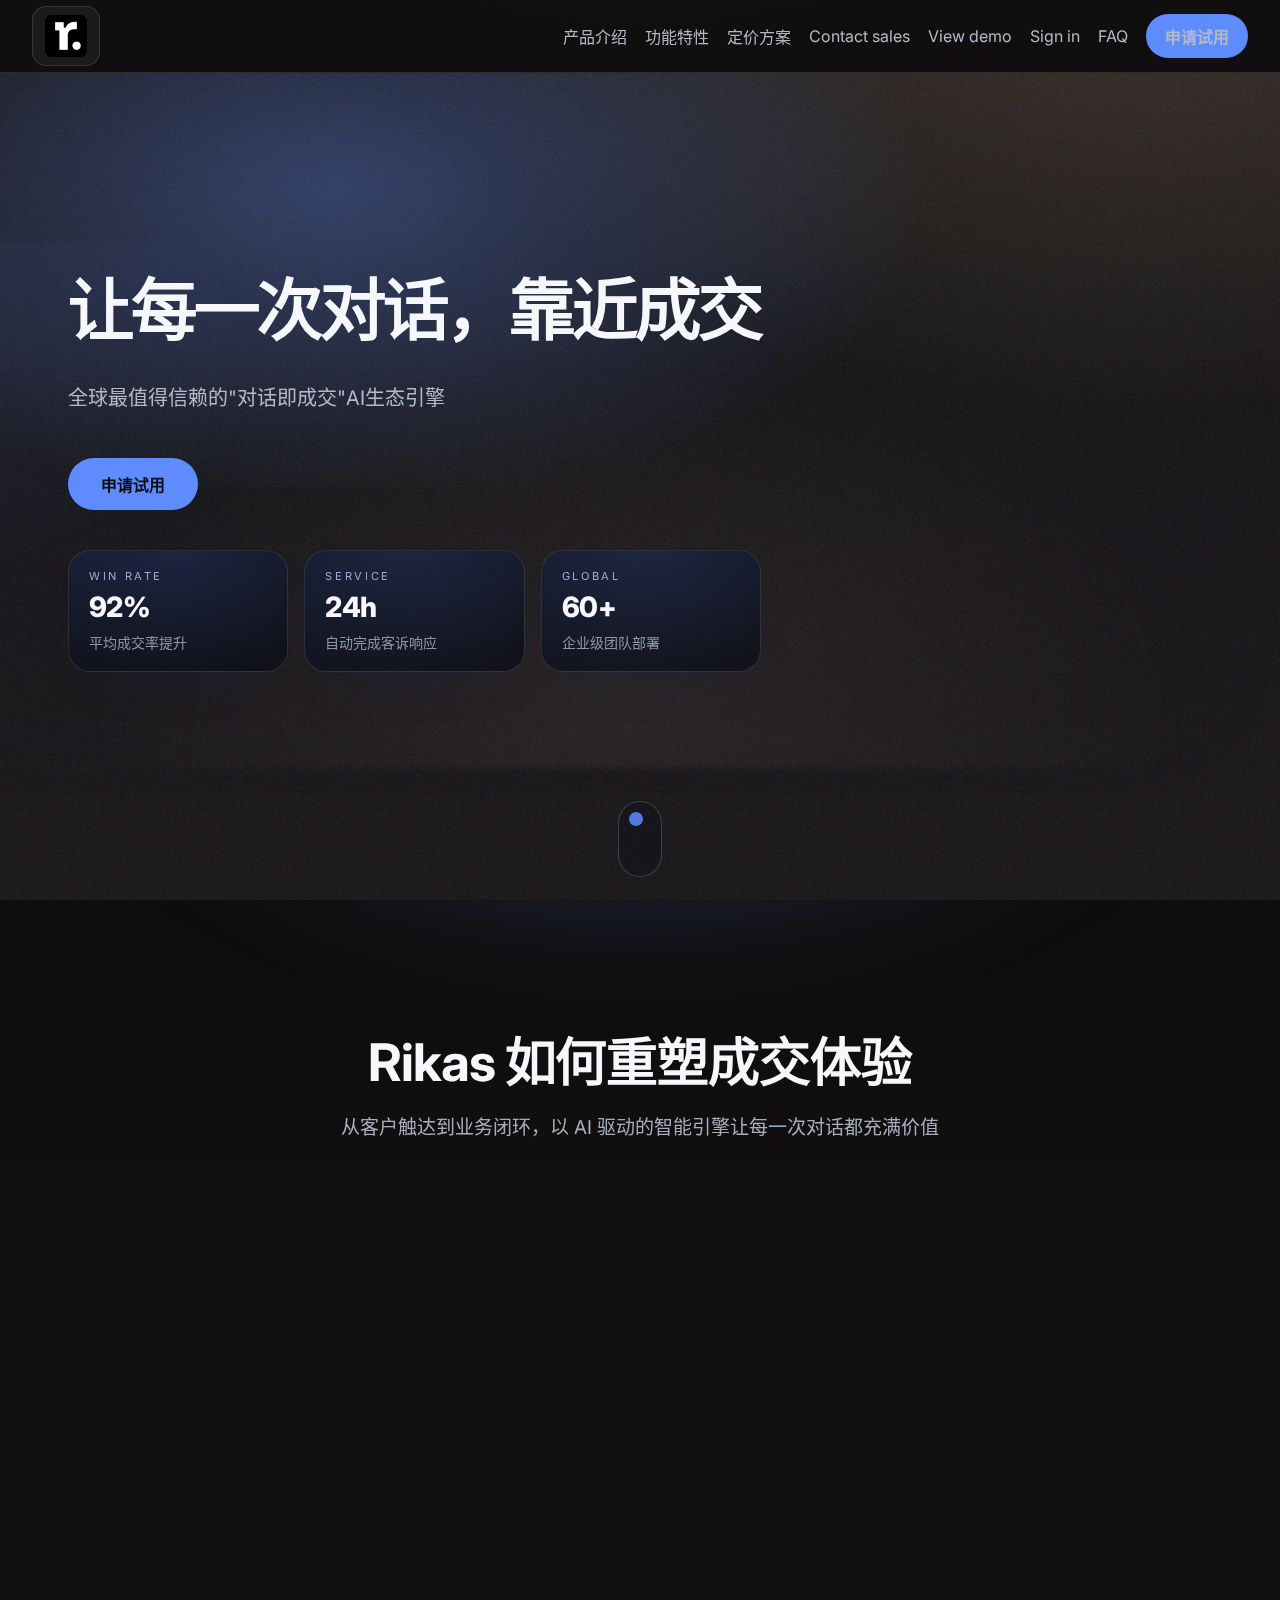
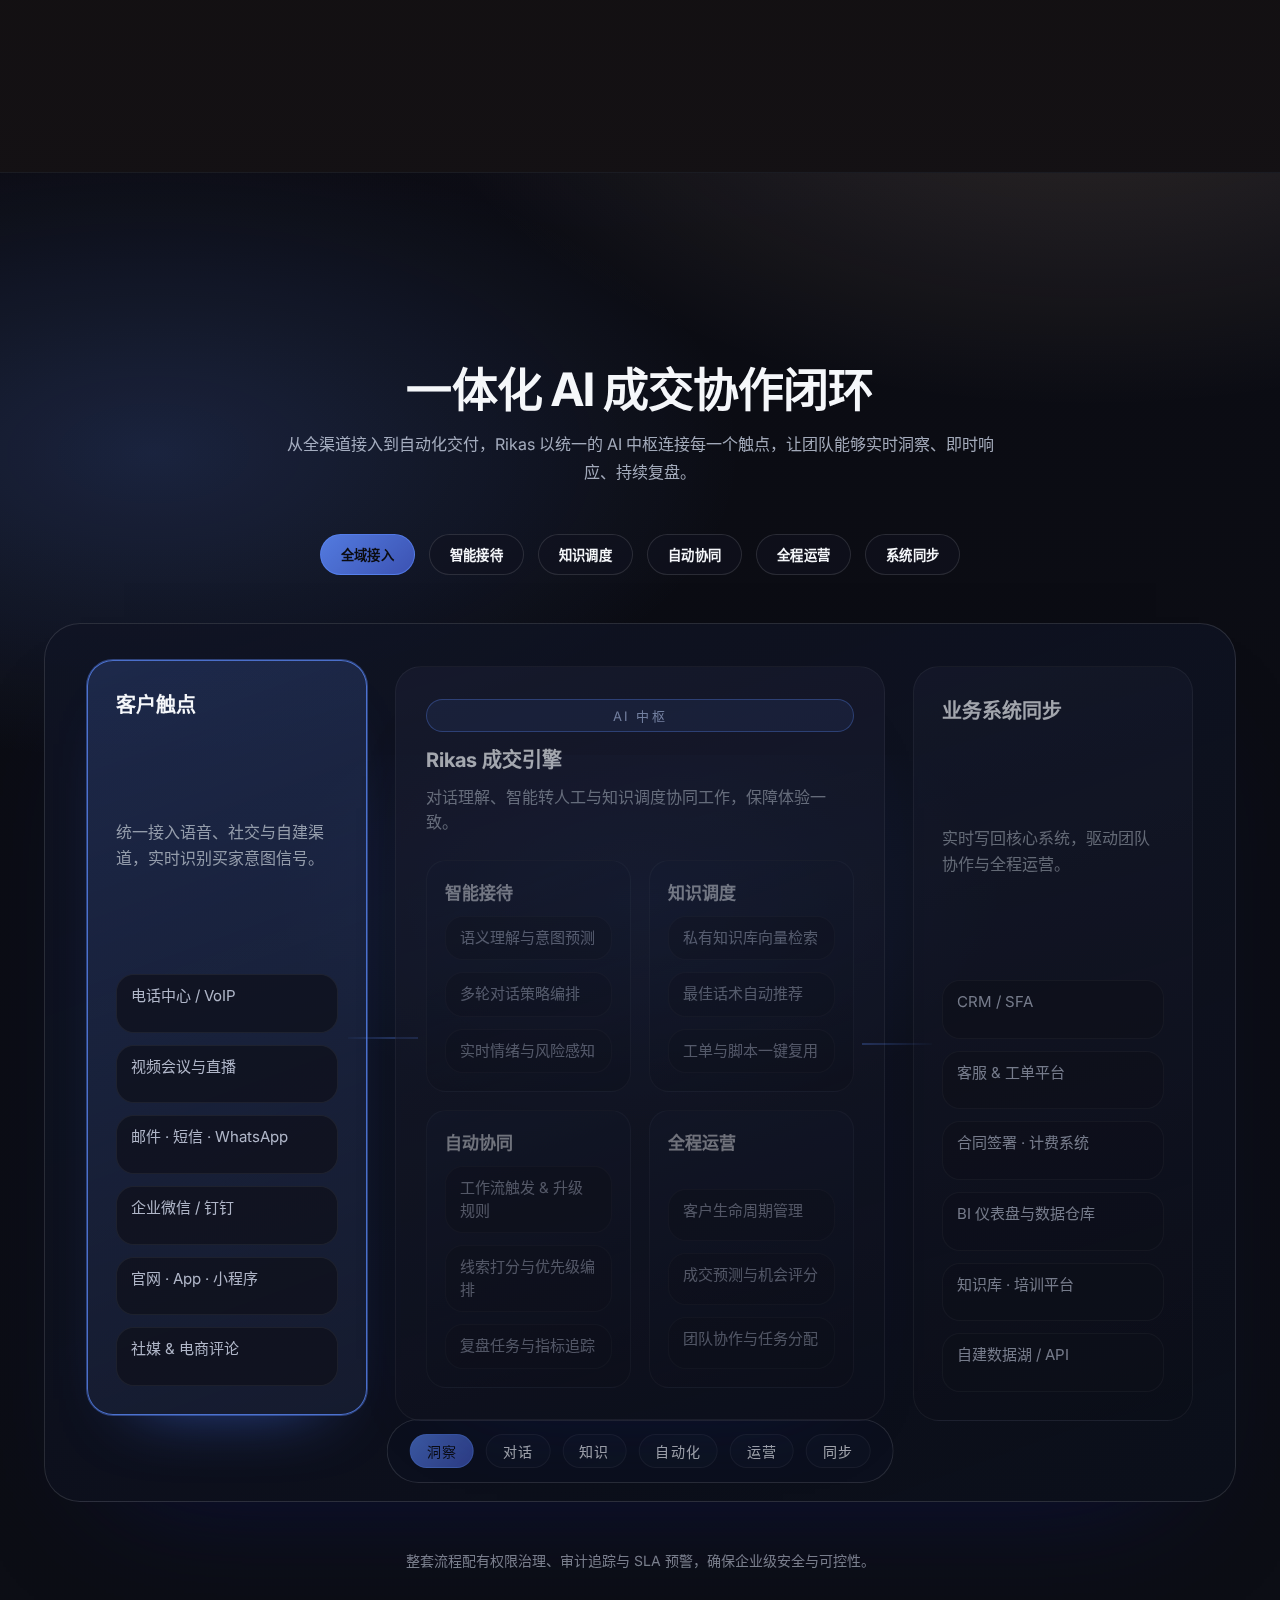
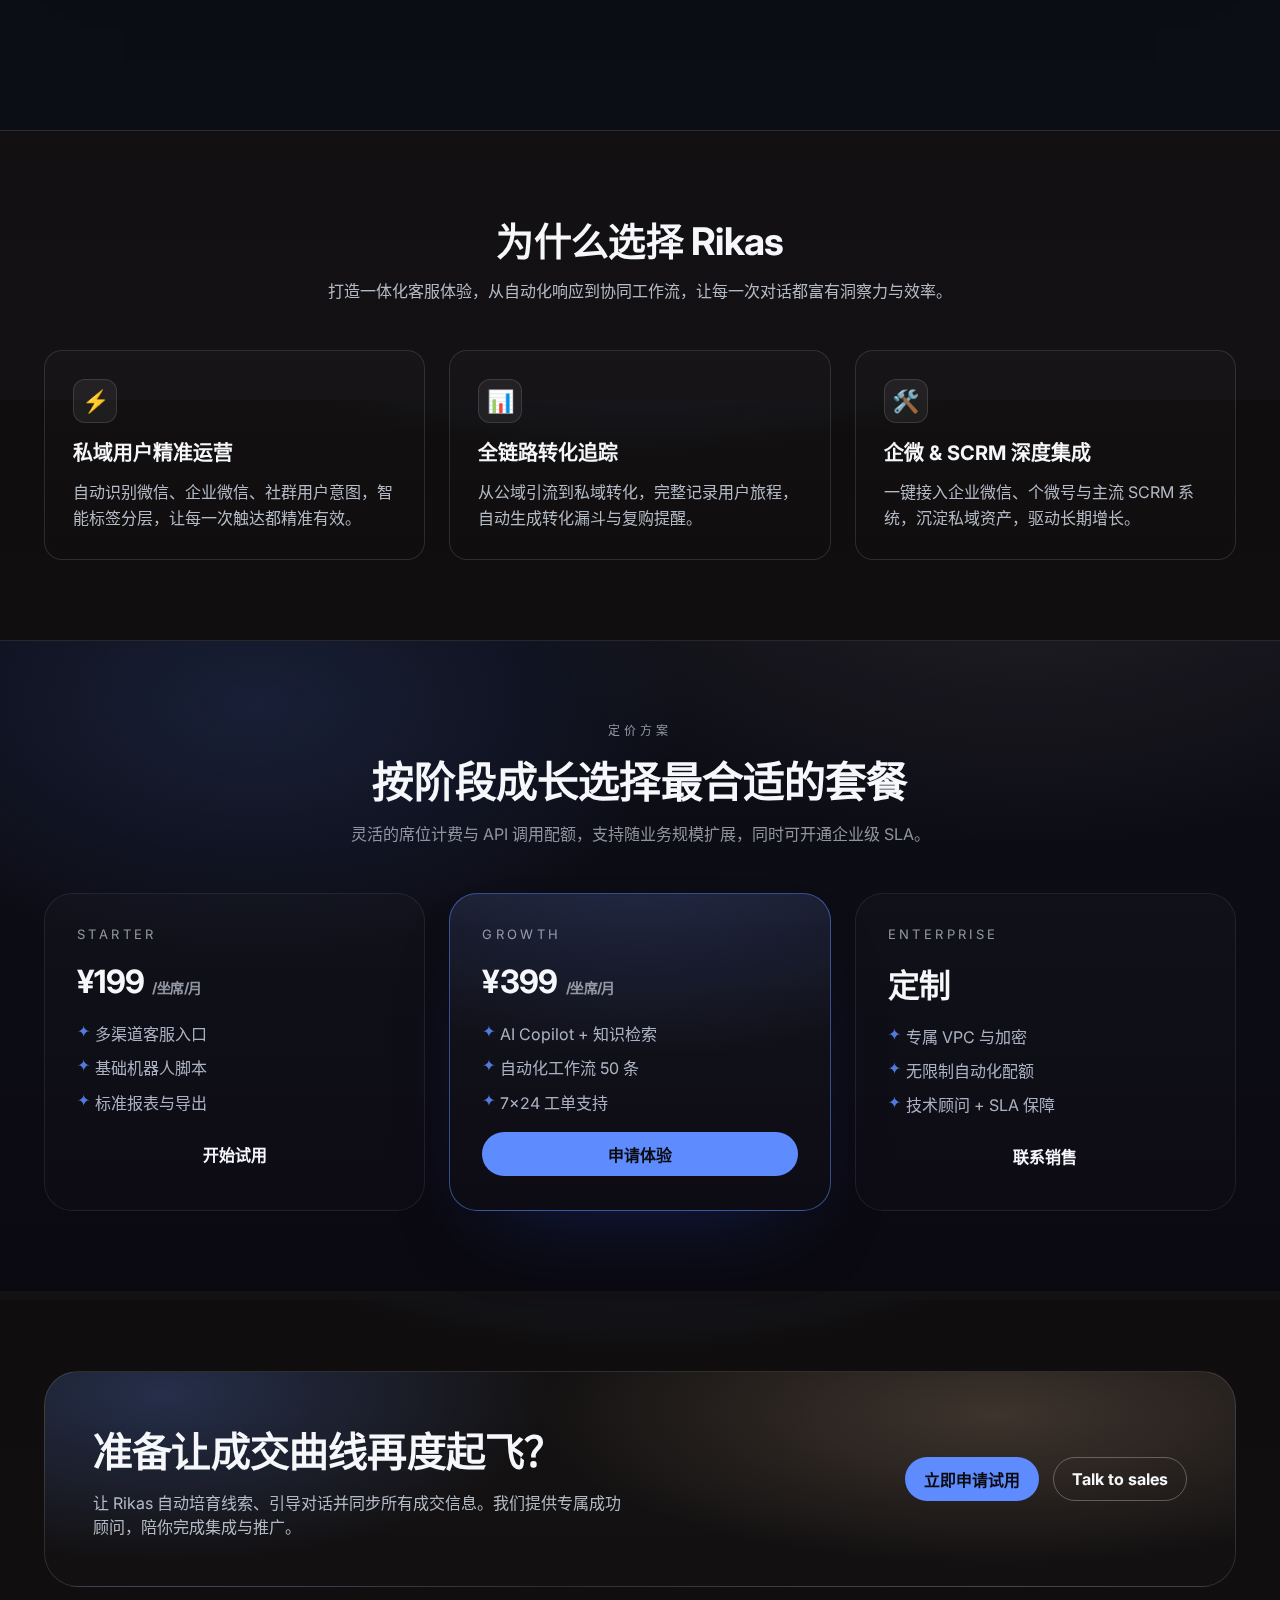
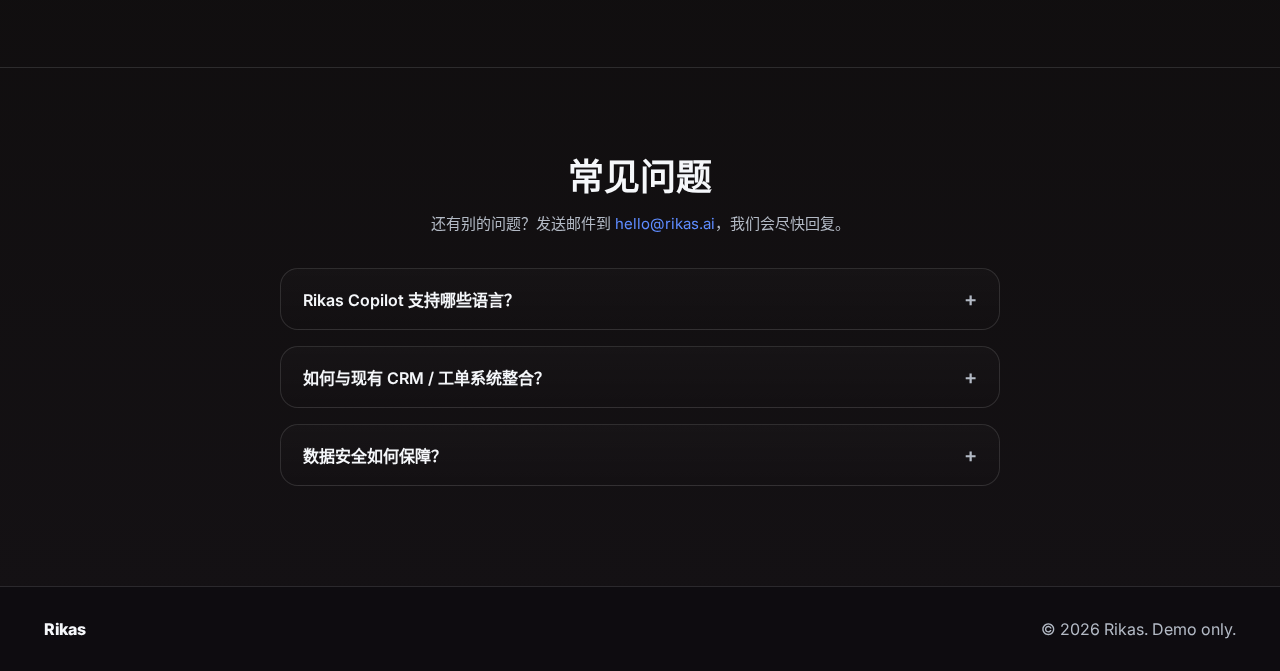
<file: rikas.html>
<!doctype html>
<html lang="zh-CN">
<head>
  <meta charset="utf-8" />
  <meta name="viewport" content="width=device-width, initial-scale=1" />
  <meta name="color-scheme" content="dark light" />
  <meta name="theme-color" content="#0f0d0d" />
  <title>Rikas · 着陆页（原创相似设计）</title>
  <meta name="description" content="Rikas 着陆页示例，基于深色主题与双卡片布局，风格接近截图但不复制其受保护元素。" />

  <link rel="preconnect" href="https://fonts.googleapis.com">
  <link rel="preconnect" href="https://fonts.gstatic.com" crossorigin>
  <link href="https://fonts.googleapis.com/css2?family=Inter:wght@400;600;700;800&display=swap" rel="stylesheet">

  <link rel="stylesheet" href="./rikas.css" />
</head>
<body>
  <header class="header">
    <div class="container nav">
      <a class="brand brand--logo" href="#">
        <img src="./Rikas.png" alt="Rikas" class="brand__img" />
      </a>
      <button class="nav__toggle" type="button" aria-label="展开导航" aria-expanded="false" aria-controls="primary-navigation">
        <span class="nav__toggle-bar"></span>
        <span class="nav__toggle-bar"></span>
        <span class="nav__toggle-bar"></span>
      </button>
      <nav class="nav__links" id="primary-navigation" aria-label="主导航">
        <a href="#overview">产品介绍</a>
        <a href="#features">功能特性</a>
        <a href="#pricing">定价方案</a>
        <a href="./contact-sales.html">Contact sales</a>
        <a href="https://demo.rikas.ai/?utm=landing" target="_blank" rel="noopener">View demo</a>
        <a href="./sign-in.html">Sign in</a>
        <a href="./faq.html">FAQ</a>
        <a class="btn btn--primary" href="./apply-trial.html">申请试用</a>
      </nav>
    </div>
  </header>

  <main>
    <section class="hero">
      <div class="container hero__layout hero__layout--single">
        <div class="hero__content hero__content--plain">
          <h1 class="hero__title hero__title--large">让每一次对话，靠近成交</h1>
          <p class="hero__subtitle">全球最值得信赖的"对话即成交"AI生态引擎</p>
          <div class="hero__actions">
            <a class="btn btn--primary btn--large" href="./apply-trial.html">申请试用</a>
          </div>
          <div class="hero__meta" role="presentation">
            <article class="hero__meta-item">
              <span class="hero__meta-badge">Win Rate</span>
              <span class="hero__meta-value">92%</span>
              <span class="hero__meta-label">平均成交率提升</span>
            </article>
            <article class="hero__meta-item">
              <span class="hero__meta-badge">Service</span>
              <span class="hero__meta-value">24h</span>
              <span class="hero__meta-label">自动完成客诉响应</span>
            </article>
            <article class="hero__meta-item">
              <span class="hero__meta-badge">Global</span>
              <span class="hero__meta-value">60+</span>
              <span class="hero__meta-label">企业级团队部署</span>
            </article>
          </div>
        </div>
      </div>
      <button class="hero__scroll" type="button" aria-label="向下滚动" onclick="document.getElementById('overview').scrollIntoView({behavior:'smooth'});">
        <span class="hero__scroll-dot"></span>
      </button>
    </section>

    <section class="value-proposition" id="overview">
      <div class="container">
        <header class="value-proposition__header">
          <h2 class="value-proposition__title">Rikas 如何重塑成交体验</h2>
          <p class="value-proposition__subtitle">从客户触达到业务闭环，以 AI 驱动的智能引擎让每一次对话都充满价值</p>
        </header>
        <div class="value-proposition__grid">
          <article class="value-item" data-theme="purple">
            <div class="value-item__icon">
              <svg width="32" height="32" viewBox="0 0 32 32" fill="none" xmlns="http://www.w3.org/2000/svg">
                <circle cx="16" cy="16" r="14" stroke="currentColor" stroke-width="2"/>
                <path d="M12 16l3 3 5-6" stroke="currentColor" stroke-width="2" stroke-linecap="round" stroke-linejoin="round"/>
              </svg>
            </div>
            <h3 class="value-item__title">全渠道无缝触达</h3>
            <p class="value-item__desc">统一接入电话、社交、邮件与自建渠道，实时识别买家意图信号并捕捉最热线索。</p>
          </article>
          <article class="value-item" data-theme="blue">
            <div class="value-item__icon">
              <svg width="32" height="32" viewBox="0 0 32 32" fill="none" xmlns="http://www.w3.org/2000/svg">
                <path d="M8 16h16M16 8v16" stroke="currentColor" stroke-width="2" stroke-linecap="round"/>
              </svg>
            </div>
            <h3 class="value-item__title">AI 成交助手</h3>
            <p class="value-item__desc">智能对话引擎结合团队最佳话术，自动生成下一句回应与推荐资源，让每次沟通紧扣成交。</p>
          </article>
          <article class="value-item" data-theme="cyan">
            <div class="value-item__icon">
              <svg width="32" height="32" viewBox="0 0 32 32" fill="none" xmlns="http://www.w3.org/2000/svg">
                <rect x="6" y="6" width="20" height="20" rx="3" stroke="currentColor" stroke-width="2"/>
                <path d="M12 16h8M16 12v8" stroke="currentColor" stroke-width="2" stroke-linecap="round"/>
              </svg>
            </div>
            <h3 class="value-item__title">知识快速流转</h3>
            <p class="value-item__desc">私有知识库向量检索，工单与脚本一键复用，决策支持即时到位。</p>
          </article>
          <article class="value-item" data-theme="pink">
            <div class="value-item__icon">
              <svg width="32" height="32" viewBox="0 0 32 32" fill="none" xmlns="http://www.w3.org/2000/svg">
                <path d="M8 24V12l8-6 8 6v12" stroke="currentColor" stroke-width="2" stroke-linecap="round" stroke-linejoin="round"/>
                <circle cx="16" cy="16" r="3" stroke="currentColor" stroke-width="2"/>
              </svg>
            </div>
            <h3 class="value-item__title">智能同步协同</h3>
            <p class="value-item__desc">对话记录、报价与行动项秒级写回 CRM、客服与项目工具，消除信息孤岛。</p>
          </article>
          <article class="value-item" data-theme="orange">
            <div class="value-item__icon">
              <svg width="32" height="32" viewBox="0 0 32 32" fill="none" xmlns="http://www.w3.org/2000/svg">
                <path d="M6 16l4 4 8-8 8 6" stroke="currentColor" stroke-width="2" stroke-linecap="round" stroke-linejoin="round"/>
              </svg>
            </div>
            <h3 class="value-item__title">数据驱动预测</h3>
            <p class="value-item__desc">融合历史订单、互动频率与动态漏斗，自动评分潜客并预警风险，提前锁定成交机会。</p>
          </article>
          <article class="value-item" data-theme="teal">
            <div class="value-item__icon">
              <svg width="32" height="32" viewBox="0 0 32 32" fill="none" xmlns="http://www.w3.org/2000/svg">
                <circle cx="16" cy="12" r="4" stroke="currentColor" stroke-width="2"/>
                <path d="M8 26c0-4.4 3.6-8 8-8s8 3.6 8 8" stroke="currentColor" stroke-width="2" stroke-linecap="round"/>
              </svg>
            </div>
            <h3 class="value-item__title">自动化运营工作室</h3>
            <p class="value-item__desc">自动生成会议摘要、后续任务与工作流排程，让团队专注高价值协作。</p>
          </article>
        </div>
      </div>
    </section>

    <section class="product-flow" id="flow">
      <div class="container product-flow__inner">
        <header class="product-flow__header">
          <h2 class="product-flow__title">一体化 AI 成交协作闭环</h2>
          <p class="product-flow__desc">从全渠道接入到自动化交付，Rikas 以统一的 AI 中枢连接每一个触点，让团队能够实时洞察、即时响应、持续复盘。</p>
        </header>
        <div class="product-flow__controls" role="tablist" aria-label="功能分层">
          <button class="product-flow__control is-active" type="button" role="tab" aria-selected="true" data-lane="omni">全域接入</button>
          <button class="product-flow__control" type="button" role="tab" aria-selected="false" data-lane="assist">智能接待</button>
          <button class="product-flow__control" type="button" role="tab" aria-selected="false" data-lane="knowledge">知识调度</button>
          <button class="product-flow__control" type="button" role="tab" aria-selected="false" data-lane="automation">自动协同</button>
          <button class="product-flow__control" type="button" role="tab" aria-selected="false" data-lane="lifecycle">全程运营</button>
          <button class="product-flow__control" type="button" role="tab" aria-selected="false" data-lane="sync">系统同步</button>
        </div>
        <div class="product-flow__map" data-active="omni">
          <article class="product-flow__lane product-flow__lane--left" data-lane="omni">
            <h3 class="product-flow__lane-title">客户触点</h3>
            <p class="product-flow__lane-desc">统一接入语音、社交与自建渠道，实时识别买家意图信号。</p>
            <ul class="product-flow__list">
              <li>电话中心 / VoIP</li>
              <li>视频会议与直播</li>
              <li>邮件 · 短信 · WhatsApp</li>
              <li>企业微信 / 钉钉</li>
              <li>官网 · App · 小程序</li>
              <li>社媒 & 电商评论</li>
            </ul>
          </article>
          <article class="product-flow__lane product-flow__lane--core" data-lane="assist">
            <div class="product-flow__lane-head">
              <span class="product-flow__tag">AI 中枢</span>
              <h3 class="product-flow__lane-title">Rikas 成交引擎</h3>
              <p class="product-flow__lane-desc">对话理解、智能转人工与知识调度协同工作，保障体验一致。</p>
            </div>
            <div class="product-flow__matrix">
              <div class="product-flow__column" data-lane="assist">
                <h4>智能接待</h4>
                <ul class="product-flow__bullet">
                  <li>语义理解与意图预测</li>
                  <li>多轮对话策略编排</li>
                  <li>实时情绪与风险感知</li>
                </ul>
              </div>
              <div class="product-flow__column" data-lane="knowledge">
                <h4>知识调度</h4>
                <ul class="product-flow__bullet">
                  <li>私有知识库向量检索</li>
                  <li>最佳话术自动推荐</li>
                  <li>工单与脚本一键复用</li>
                </ul>
              </div>
              <div class="product-flow__column" data-lane="automation">
                <h4>自动协同</h4>
                <ul class="product-flow__bullet">
                  <li>工作流触发 & 升级规则</li>
                  <li>线索打分与优先级编排</li>
                  <li>复盘任务与指标追踪</li>
                </ul>
              </div>
              <div class="product-flow__column" data-lane="lifecycle">
                <h4>全程运营</h4>
                <ul class="product-flow__bullet">
                  <li>客户生命周期管理</li>
                  <li>成交预测与机会评分</li>
                  <li>团队协作与任务分配</li>
                </ul>
              </div>
            </div>
          </article>
          <article class="product-flow__lane product-flow__lane--right" data-lane="sync">
            <h3 class="product-flow__lane-title">业务系统同步</h3>
            <p class="product-flow__lane-desc">实时写回核心系统，驱动团队协作与全程运营。</p>
            <ul class="product-flow__list">
              <li>CRM / SFA</li>
              <li>客服 & 工单平台</li>
              <li>合同签署 · 计费系统</li>
              <li>BI 仪表盘与数据仓库</li>
              <li>知识库 · 培训平台</li>
              <li>自建数据湖 / API</li>
            </ul>
          </article>
          <div class="product-flow__ribbon" aria-hidden="true">
            <span class="product-flow__ribbon-node" data-lane="omni">洞察</span>
            <span class="product-flow__ribbon-node" data-lane="assist">对话</span>
            <span class="product-flow__ribbon-node" data-lane="knowledge">知识</span>
            <span class="product-flow__ribbon-node" data-lane="automation">自动化</span>
            <span class="product-flow__ribbon-node" data-lane="lifecycle">运营</span>
            <span class="product-flow__ribbon-node" data-lane="sync">同步</span>
          </div>
        </div>
        <p class="product-flow__footnote">整套流程配有权限治理、审计追踪与 SLA 预警，确保企业级安全与可控性。</p>
      </div>
    </section>


    <section class="features" id="features">
      <div class="container">
        <div class="features__header">
          <h2 class="features__title">为什么选择 Rikas</h2>
          <p class="features__subtitle">打造一体化客服体验，从自动化响应到协同工作流，让每一次对话都富有洞察力与效率。</p>
        </div>
        <div class="features__grid">
          <article class="feature-card">
            <span class="feature-card__icon" aria-hidden="true">⚡️</span>
            <h3 class="feature-card__title">私域用户精准运营</h3>
            <p class="feature-card__desc">自动识别微信、企业微信、社群用户意图，智能标签分层，让每一次触达都精准有效。</p>
          </article>
          <article class="feature-card">
            <span class="feature-card__icon" aria-hidden="true">📊</span>
            <h3 class="feature-card__title">全链路转化追踪</h3>
            <p class="feature-card__desc">从公域引流到私域转化，完整记录用户旅程，自动生成转化漏斗与复购提醒。</p>
          </article>
          <article class="feature-card">
            <span class="feature-card__icon" aria-hidden="true">🛠️</span>
            <h3 class="feature-card__title">企微 & SCRM 深度集成</h3>
            <p class="feature-card__desc">一键接入企业微信、个微号与主流 SCRM 系统，沉淀私域资产，驱动长期增长。</p>
          </article>
        </div>
      </div>
    </section>

    <section class="pricing" id="pricing">
      <div class="container">
        <div class="pricing__header">
          <p class="pricing__eyebrow">定价方案</p>
          <h2 class="pricing__title">按阶段成长选择最合适的套餐</h2>
          <p class="pricing__subtitle">灵活的席位计费与 API 调用配额，支持随业务规模扩展，同时可开通企业级 SLA。</p>
        </div>
        <div class="pricing__grid">
          <article class="plan">
            <p class="plan__tag">Starter</p>
            <h3 class="plan__price">¥199<span>/坐席/月</span></h3>
            <ul class="plan__list">
              <li>多渠道客服入口</li>
              <li>基础机器人脚本</li>
              <li>标准报表与导出</li>
            </ul>
            <a class="btn btn--glass" href="https://rikas.ai/pricing" target="_blank" rel="noopener">开始试用</a>
          </article>
          <article class="plan plan--highlight">
            <p class="plan__tag">Growth</p>
            <h3 class="plan__price">¥399<span>/坐席/月</span></h3>
            <ul class="plan__list">
              <li>AI Copilot + 知识检索</li>
              <li>自动化工作流 50 条</li>
              <li>7×24 工单支持</li>
            </ul>
            <a class="btn btn--primary" href="https://rikas.ai/start-trial" target="_blank" rel="noopener">申请体验</a>
          </article>
          <article class="plan">
            <p class="plan__tag">Enterprise</p>
            <h3 class="plan__price">定制</h3>
            <ul class="plan__list">
              <li>专属 VPC 与加密</li>
              <li>无限制自动化配额</li>
              <li>技术顾问 + SLA 保障</li>
            </ul>
            <a class="btn btn--glass" href="https://rikas.ai/contact" target="_blank" rel="noopener">联系销售</a>
          </article>
        </div>
      </div>
    </section>

    <section class="cta" id="trial">
      <div class="container">
        <div class="cta__inner">
          <div>
            <h2 class="cta__title">准备让成交曲线再度起飞？</h2>
            <p class="cta__desc">让 Rikas 自动培育线索、引导对话并同步所有成交信息。我们提供专属成功顾问，陪你完成集成与推广。</p>
          </div>
          <div class="cta__actions">
            <a class="btn btn--primary" href="./apply-trial.html">立即申请试用</a>
            <a class="btn btn--outline" href="./contact-sales.html">Talk to sales</a>
          </div>
        </div>
      </div>
    </section>

    <section class="faq" id="faq">
      <div class="container">
        <div class="faq__header">
          <h2 class="faq__title">常见问题</h2>
          <p class="faq__subtitle">还有别的问题？发送邮件到 <a href="mailto:hello@rikas.ai">hello@rikas.ai</a>，我们会尽快回复。</p>
        </div>
        <div class="faq__list">
          <details>
            <summary>Rikas Copilot 支持哪些语言？</summary>
            <p>默认支持中文与英文，可通过自定义词库扩展到更多语言。我们也提供模型微调服务以适配专业术语。</p>
          </details>
          <details>
            <summary>如何与现有 CRM / 工单系统整合？</summary>
            <p>通过 Webhook 与预构建连接器接入 WhatsApp、TikTok、Facebook 等主流平台，同时提供 API 方便做定制集成。</p>
          </details>
          <details>
            <summary>数据安全如何保障？</summary>
            <p>Rikas 支持私有化部署、行级权限治理，并通过 SOC 2 与 ISO 27001 认证。所有敏感字段可配置自动脱敏策略。</p>
          </details>
        </div>
      </div>
    </section>
  </main>

  <footer class="footer">
    <div class="container footer__inner">
      <span class="brand">Rikas</span>
      <span class="muted">© <span id="year"></span> Rikas. Demo only.</span>
    </div>
  </footer>
  <script>
    document.getElementById('year').textContent = new Date().getFullYear();

    (function(){
      const toggle = document.querySelector('.nav__toggle');
      const navLinks = document.getElementById('primary-navigation');
      if (!toggle || !navLinks) return;

      function closeNav(){
        navLinks.classList.remove('is-open');
        toggle.classList.remove('is-active');
        toggle.setAttribute('aria-expanded', 'false');
      }

      toggle.addEventListener('click', function(){
        const isOpen = navLinks.classList.toggle('is-open');
        toggle.classList.toggle('is-active', isOpen);
        toggle.setAttribute('aria-expanded', isOpen ? 'true' : 'false');
      });

      navLinks.addEventListener('click', function(event){
        if (event.target.tagName === 'A') {
          closeNav();
        }
      });

      document.addEventListener('keydown', function(event){
        if (event.key === 'Escape') {
          closeNav();
        }
      });
    })();

    (function(){
      const flowMap = document.querySelector('.product-flow__map');
      const controls = document.querySelectorAll('.product-flow__control');
      if (!flowMap || !controls.length) return;

      controls.forEach(function(control){
        control.addEventListener('click', function(){
          const lane = control.dataset.lane;
          if (!lane) return;
          flowMap.setAttribute('data-active', lane);
          controls.forEach(function(button){
            const isActive = button === control;
            button.classList.toggle('is-active', isActive);
            button.setAttribute('aria-selected', isActive ? 'true' : 'false');
          });
        });
      });
    })();

    (function(){
      const valueItems = document.querySelectorAll('.value-item');
      if (!valueItems.length) return;

      valueItems.forEach(function(item, index){
        item.style.setProperty('--item-index', index);
        
        item.addEventListener('mouseenter', function(){
          valueItems.forEach(function(otherItem){
            if (otherItem !== item) {
              otherItem.style.opacity = '0.6';
              otherItem.style.filter = 'blur(1px)';
            }
          });
        });

        item.addEventListener('mouseleave', function(){
          valueItems.forEach(function(otherItem){
            otherItem.style.opacity = '1';
            otherItem.style.filter = 'blur(0)';
          });
        });
      });

      const observer = new IntersectionObserver(function(entries){
        entries.forEach(function(entry){
          if (entry.isIntersecting) {
            entry.target.style.animation = 'valueItemFadeIn 0.6s ease-out forwards';
            entry.target.style.animationDelay = (parseInt(entry.target.style.getPropertyValue('--item-index')) * 0.08) + 's';
          }
        });
      }, {threshold: 0.1});

      valueItems.forEach(function(item){
        item.style.opacity = '0';
        observer.observe(item);
      });
    })();
  </script>
</body>
</html>
</file>
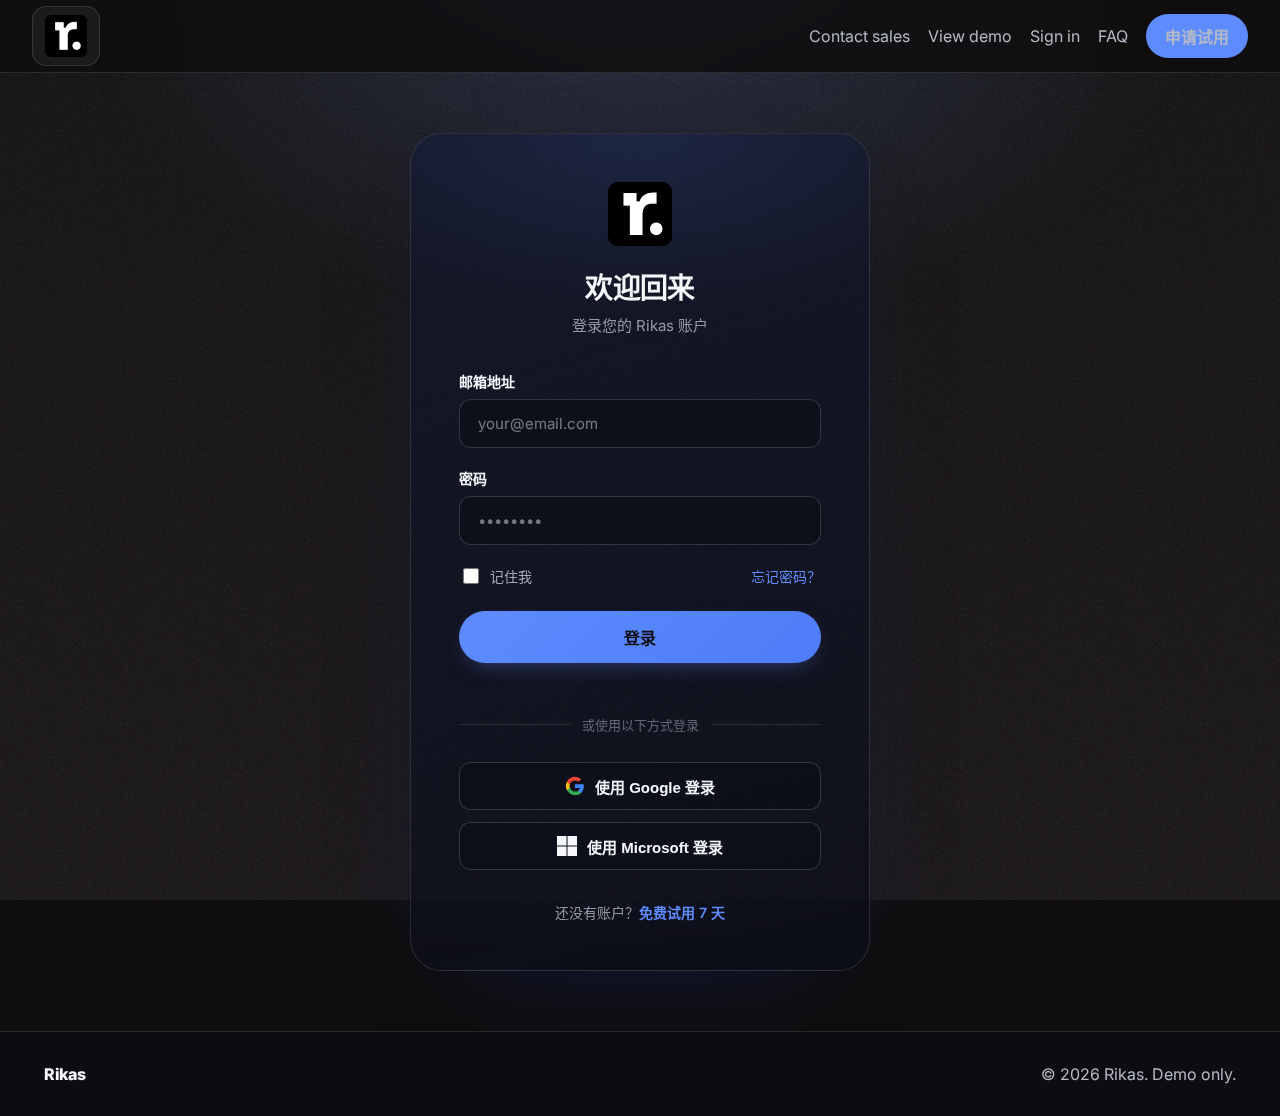
<file: sign-in.html>
<!doctype html>
<html lang="zh-CN">
<head>
  <meta charset="utf-8" />
  <meta name="viewport" content="width=device-width, initial-scale=1" />
  <meta name="color-scheme" content="dark light" />
  <meta name="theme-color" content="#0f0d0d" />
  <title>登录 - Rikas</title>
  <meta name="description" content="登录您的 Rikas 账户，开始使用 AI 驱动的对话即成交引擎。" />

  <link rel="preconnect" href="https://fonts.googleapis.com">
  <link rel="preconnect" href="https://fonts.gstatic.com" crossorigin>
  <link href="https://fonts.googleapis.com/css2?family=Inter:wght@400;600;700;800&display=swap" rel="stylesheet">

  <link rel="stylesheet" href="./rikas.css" />
  <style>
    .signin-page {
      min-height: calc(100vh - 72px);
      display: flex;
      align-items: center;
      justify-content: center;
      padding: 60px 24px;
      position: relative;
    }
    .signin-page::before {
      content: "";
      position: absolute;
      inset: -40% -20% 40%;
      background: radial-gradient(800px 500px at 50% 30%, rgba(94, 140, 255, 0.2), transparent 70%);
      z-index: -1;
    }
    .signin-container {
      width: 100%;
      max-width: 460px;
    }
    .signin-card {
      padding: 48px;
      border-radius: 32px;
      border: 1px solid rgba(255, 255, 255, 0.12);
      background: linear-gradient(165deg, rgba(20, 24, 42, 0.92), rgba(12, 14, 26, 0.75));
      box-shadow: 0 40px 100px -60px rgba(18, 30, 88, 0.85);
      position: relative;
      overflow: hidden;
    }
    .signin-card::before {
      content: "";
      position: absolute;
      inset: -1px;
      border-radius: inherit;
      background: radial-gradient(500px 250px at 50% 0%, rgba(94, 140, 255, 0.15), transparent 70%);
      opacity: 0.8;
      z-index: 0;
      pointer-events: none;
    }
    .signin-card > * {
      position: relative;
      z-index: 1;
    }
    .signin-header {
      text-align: center;
      margin-bottom: 36px;
    }
    .signin-logo {
      width: 64px;
      height: 64px;
      margin: 0 auto 20px;
      display: block;
    }
    .signin-title {
      margin: 0 0 8px;
      font-size: 28px;
      letter-spacing: -0.02em;
    }
    .signin-subtitle {
      margin: 0;
      font-size: 15px;
      color: rgba(179, 186, 197, 0.8);
    }
    .form-group {
      margin-bottom: 20px;
    }
    .form-label {
      display: block;
      margin-bottom: 8px;
      font-size: 14px;
      font-weight: 600;
      color: var(--text);
    }
    .form-input {
      width: 100%;
      padding: 14px 18px;
      border-radius: 12px;
      border: 1px solid rgba(255, 255, 255, 0.16);
      background: rgba(8, 12, 20, 0.55);
      color: var(--text);
      font-family: inherit;
      font-size: 15px;
      transition: border-color 0.2s ease, box-shadow 0.2s ease, background 0.2s ease;
    }
    .form-input::placeholder {
      color: rgba(221, 225, 234, 0.5);
    }
    .form-input:focus {
      outline: 2px solid rgba(94, 140, 255, 0.6);
      outline-offset: 2px;
      border-color: rgba(94, 140, 255, 0.6);
      box-shadow: 0 0 0 8px rgba(94, 140, 255, 0.12);
      background: rgba(8, 12, 22, 0.75);
    }
    .form-options {
      display: flex;
      justify-content: space-between;
      align-items: center;
      margin-bottom: 24px;
    }
    .form-checkbox {
      display: flex;
      align-items: center;
      gap: 8px;
    }
    .form-checkbox input[type="checkbox"] {
      width: 16px;
      height: 16px;
      cursor: pointer;
    }
    .form-checkbox label {
      font-size: 14px;
      color: rgba(179, 186, 197, 0.9);
      cursor: pointer;
    }
    .forgot-password {
      font-size: 14px;
      color: var(--primary);
      text-decoration: none;
      transition: color 0.2s ease;
    }
    .forgot-password:hover {
      color: var(--primary-600);
      text-decoration: underline;
    }
    .btn-signin {
      width: 100%;
      height: 52px;
      padding: 0 32px;
      border-radius: 999px;
      border: none;
      background: linear-gradient(135deg, var(--primary), var(--primary-600));
      color: #0b0b0f;
      font-size: 16px;
      font-weight: 700;
      cursor: pointer;
      transition: transform 0.2s ease, box-shadow 0.2s ease;
      box-shadow: 0 8px 24px -12px rgba(94, 140, 255, 0.6);
      margin-bottom: 24px;
    }
    .btn-signin:hover {
      transform: translateY(-2px);
      box-shadow: 0 12px 32px -12px rgba(94, 140, 255, 0.8);
    }
    .btn-signin:active {
      transform: translateY(0);
    }
    .divider {
      display: flex;
      align-items: center;
      margin: 28px 0;
      color: rgba(179, 186, 197, 0.5);
      font-size: 13px;
    }
    .divider::before,
    .divider::after {
      content: "";
      flex: 1;
      height: 1px;
      background: rgba(255, 255, 255, 0.1);
    }
    .divider::before {
      margin-right: 12px;
    }
    .divider::after {
      margin-left: 12px;
    }
    .social-signin {
      display: grid;
      gap: 12px;
    }
    .btn-social {
      display: flex;
      align-items: center;
      justify-content: center;
      gap: 10px;
      height: 48px;
      padding: 0 24px;
      border-radius: 12px;
      border: 1px solid rgba(255, 255, 255, 0.16);
      background: rgba(8, 12, 20, 0.4);
      color: var(--text);
      font-size: 15px;
      font-weight: 600;
      cursor: pointer;
      transition: border-color 0.2s ease, background 0.2s ease, transform 0.2s ease;
    }
    .btn-social:hover {
      border-color: rgba(255, 255, 255, 0.3);
      background: rgba(8, 12, 20, 0.6);
      transform: translateY(-2px);
    }
    .btn-social svg {
      width: 20px;
      height: 20px;
    }
    .signup-link {
      margin-top: 32px;
      text-align: center;
      font-size: 14px;
      color: rgba(179, 186, 197, 0.8);
    }
    .signup-link a {
      color: var(--primary);
      text-decoration: none;
      font-weight: 600;
    }
    .signup-link a:hover {
      text-decoration: underline;
    }
    @media (max-width: 640px) {
      .signin-card {
        padding: 36px 28px;
      }
    }
  </style>
</head>
<body>
  <header class="header">
    <div class="container nav">
      <a class="brand brand--logo" href="./rikas.html">
        <img src="./Rikas.png" alt="Rikas" class="brand__img" />
      </a>
      <nav class="nav__links" aria-label="主导航">
        <a href="./contact-sales.html">Contact sales</a>
        <a href="https://demo.rikas.ai/?utm=landing" target="_blank" rel="noopener">View demo</a>
        <a href="./sign-in.html">Sign in</a>
        <a href="./faq.html">FAQ</a>
        <a class="btn btn--primary" href="./apply-trial.html">申请试用</a>
      </nav>
    </div>
  </header>

  <main class="signin-page">
    <div class="signin-container">
      <div class="signin-card">
        <div class="signin-header">
          <img src="./Rikas.png" alt="Rikas" class="signin-logo" />
          <h1 class="signin-title">欢迎回来</h1>
          <p class="signin-subtitle">登录您的 Rikas 账户</p>
        </div>

        <form id="signinForm">
          <div class="form-group">
            <label class="form-label" for="email">邮箱地址</label>
            <input 
              type="email" 
              id="email" 
              name="email" 
              class="form-input" 
              placeholder="your@email.com"
              required
            />
          </div>

          <div class="form-group">
            <label class="form-label" for="password">密码</label>
            <input 
              type="password" 
              id="password" 
              name="password" 
              class="form-input" 
              placeholder="••••••••"
              required
            />
          </div>

          <div class="form-options">
            <div class="form-checkbox">
              <input type="checkbox" id="remember" name="remember" />
              <label for="remember">记住我</label>
            </div>
            <a href="#" class="forgot-password">忘记密码？</a>
          </div>

          <button type="submit" class="btn-signin">登录</button>
        </form>

        <div class="divider">或使用以下方式登录</div>

        <div class="social-signin">
          <button type="button" class="btn-social" onclick="alert('Google 登录功能开发中...')">
            <svg viewBox="0 0 24 24" fill="none" xmlns="http://www.w3.org/2000/svg">
              <path d="M22.56 12.25c0-.78-.07-1.53-.2-2.25H12v4.26h5.92c-.26 1.37-1.04 2.53-2.21 3.31v2.77h3.57c2.08-1.92 3.28-4.74 3.28-8.09z" fill="#4285F4"/>
              <path d="M12 23c2.97 0 5.46-.98 7.28-2.66l-3.57-2.77c-.98.66-2.23 1.06-3.71 1.06-2.86 0-5.29-1.93-6.16-4.53H2.18v2.84C3.99 20.53 7.7 23 12 23z" fill="#34A853"/>
              <path d="M5.84 14.09c-.22-.66-.35-1.36-.35-2.09s.13-1.43.35-2.09V7.07H2.18C1.43 8.55 1 10.22 1 12s.43 3.45 1.18 4.93l2.85-2.22.81-.62z" fill="#FBBC05"/>
              <path d="M12 5.38c1.62 0 3.06.56 4.21 1.64l3.15-3.15C17.45 2.09 14.97 1 12 1 7.7 1 3.99 3.47 2.18 7.07l3.66 2.84c.87-2.6 3.3-4.53 6.16-4.53z" fill="#EA4335"/>
            </svg>
            使用 Google 登录
          </button>
          <button type="button" class="btn-social" onclick="alert('Microsoft 登录功能开发中...')">
            <svg viewBox="0 0 24 24" fill="currentColor" xmlns="http://www.w3.org/2000/svg">
              <path d="M11.4 24H0V12.6h11.4V24zM24 24H12.6V12.6H24V24zM11.4 11.4H0V0h11.4v11.4zm12.6 0H12.6V0H24v11.4z"/>
            </svg>
            使用 Microsoft 登录
          </button>
        </div>

        <div class="signup-link">
          还没有账户？<a href="./apply-trial.html">免费试用 7 天</a>
        </div>
      </div>
    </div>
  </main>

  <footer class="footer" style="margin-top: 0;">
    <div class="container footer__inner">
      <span class="brand">Rikas</span>
      <span class="muted">© <span id="year"></span> Rikas. Demo only.</span>
    </div>
  </footer>

  <script>
    document.getElementById('year').textContent = new Date().getFullYear();

    // 登录表单提交处理
    const signinForm = document.getElementById('signinForm');

    signinForm.addEventListener('submit', function(e) {
      e.preventDefault();
      
      const email = document.getElementById('email').value;
      const password = document.getElementById('password').value;
      const remember = document.getElementById('remember').checked;
      
      // 这里可以添加实际的登录逻辑
      console.log('登录信息:', { email, password, remember });
      
      // 模拟登录成功
      alert('登录功能演示：实际项目中这里会连接到认证服务器');
      
      // 实际项目中，成功登录后应该跳转到仪表板
      // window.location.href = './dashboard.html';
    });
  </script>
</body>
</html>
</file>
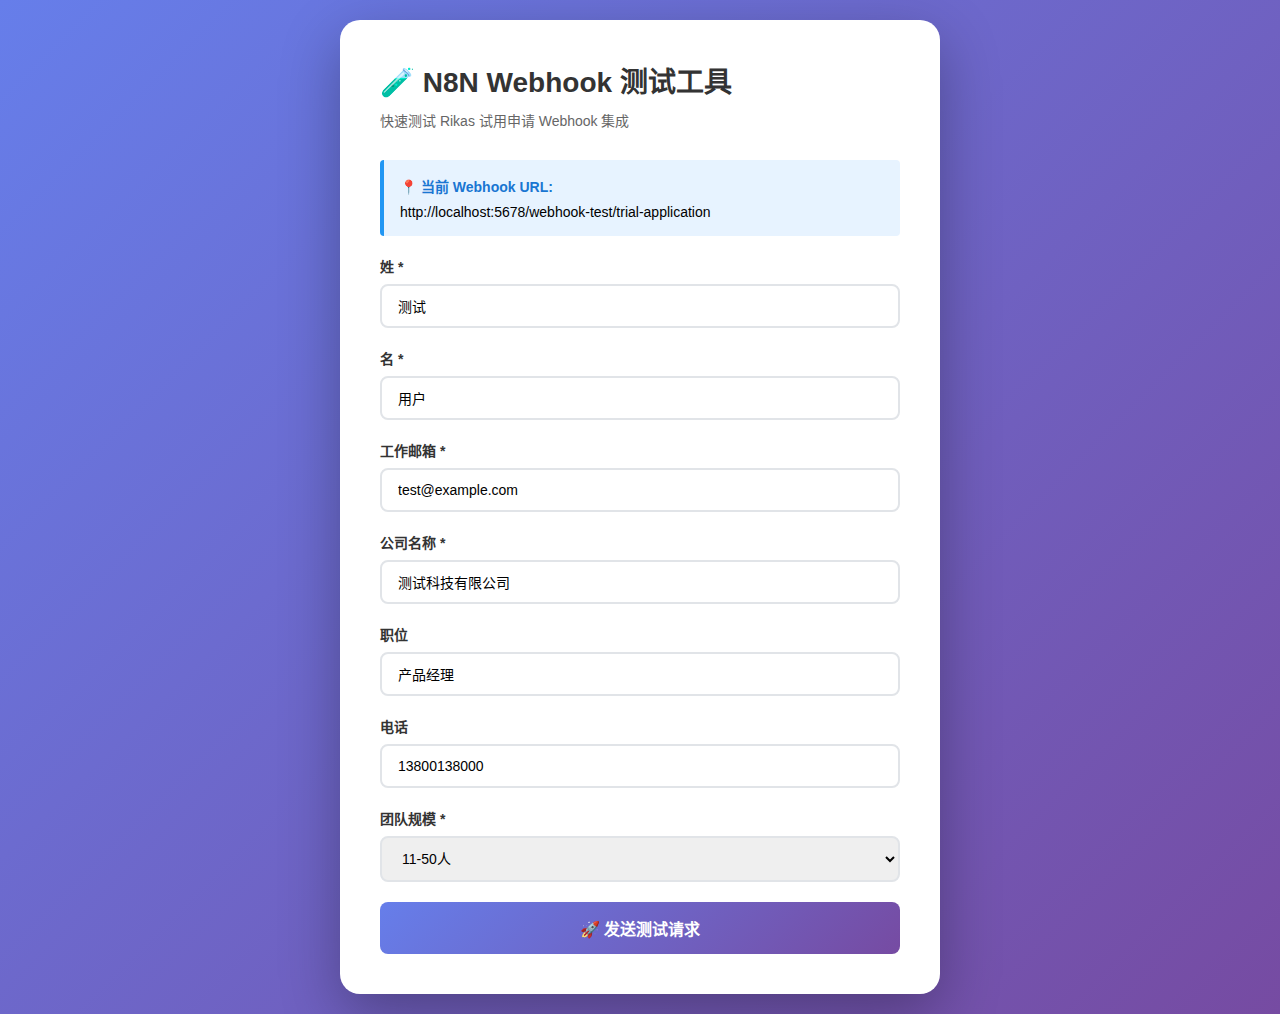
<file: n8n/test-webhook.html>
<!DOCTYPE html>
<html lang="zh-CN">
<head>
    <meta charset="UTF-8">
    <meta name="viewport" content="width=device-width, initial-scale=1.0">
    <title>N8N Webhook 测试工具</title>
    <style>
        * {
            margin: 0;
            padding: 0;
            box-sizing: border-box;
        }
        body {
            font-family: -apple-system, BlinkMacSystemFont, "Segoe UI", Helvetica, Arial, sans-serif;
            background: linear-gradient(135deg, #667eea 0%, #764ba2 100%);
            min-height: 100vh;
            display: flex;
            align-items: center;
            justify-content: center;
            padding: 20px;
        }
        .container {
            background: white;
            border-radius: 20px;
            box-shadow: 0 20px 60px rgba(0, 0, 0, 0.3);
            max-width: 600px;
            width: 100%;
            padding: 40px;
        }
        h1 {
            color: #333;
            margin-bottom: 10px;
            font-size: 28px;
        }
        .subtitle {
            color: #666;
            margin-bottom: 30px;
            font-size: 14px;
        }
        .form-group {
            margin-bottom: 20px;
        }
        label {
            display: block;
            margin-bottom: 8px;
            color: #333;
            font-weight: 600;
            font-size: 14px;
        }
        input, select, textarea {
            width: 100%;
            padding: 12px 16px;
            border: 2px solid #e1e4e8;
            border-radius: 8px;
            font-size: 14px;
            transition: border-color 0.3s;
        }
        input:focus, select:focus, textarea:focus {
            outline: none;
            border-color: #667eea;
        }
        .btn {
            width: 100%;
            padding: 14px;
            background: linear-gradient(135deg, #667eea 0%, #764ba2 100%);
            color: white;
            border: none;
            border-radius: 8px;
            font-size: 16px;
            font-weight: 600;
            cursor: pointer;
            transition: transform 0.2s, box-shadow 0.2s;
        }
        .btn:hover {
            transform: translateY(-2px);
            box-shadow: 0 10px 20px rgba(102, 126, 234, 0.4);
        }
        .btn:active {
            transform: translateY(0);
        }
        .btn:disabled {
            opacity: 0.6;
            cursor: not-allowed;
        }
        .result {
            margin-top: 20px;
            padding: 16px;
            border-radius: 8px;
            display: none;
        }
        .result.success {
            background: #d4edda;
            border: 1px solid #c3e6cb;
            color: #155724;
        }
        .result.error {
            background: #f8d7da;
            border: 1px solid #f5c6cb;
            color: #721c24;
        }
        .result h3 {
            margin-bottom: 10px;
            font-size: 16px;
        }
        .result pre {
            background: rgba(0, 0, 0, 0.05);
            padding: 12px;
            border-radius: 4px;
            overflow-x: auto;
            font-size: 12px;
            font-family: 'Courier New', monospace;
        }
        .info-box {
            background: #e7f3ff;
            border-left: 4px solid #2196F3;
            padding: 16px;
            margin-bottom: 20px;
            border-radius: 4px;
            font-size: 14px;
        }
        .info-box strong {
            color: #1976D2;
        }
        .loading {
            display: inline-block;
            width: 16px;
            height: 16px;
            border: 3px solid #ffffff;
            border-radius: 50%;
            border-top-color: transparent;
            animation: spin 0.8s linear infinite;
            margin-left: 10px;
            vertical-align: middle;
        }
        @keyframes spin {
            to { transform: rotate(360deg); }
        }
    </style>
</head>
<body>
    <div class="container">
        <h1>🧪 N8N Webhook 测试工具</h1>
        <p class="subtitle">快速测试 Rikas 试用申请 Webhook 集成</p>

        <div class="info-box">
            <strong>📍 当前 Webhook URL:</strong>
            <div id="webhookUrl" style="margin-top: 8px; word-break: break-all;">http://localhost:5678/webhook/trial-application</div>
        </div>

        <form id="testForm">
            <div class="form-group">
                <label for="firstName">姓 *</label>
                <input type="text" id="firstName" name="firstName" value="测试" required>
            </div>

            <div class="form-group">
                <label for="lastName">名 *</label>
                <input type="text" id="lastName" name="lastName" value="用户" required>
            </div>

            <div class="form-group">
                <label for="workEmail">工作邮箱 *</label>
                <input type="email" id="workEmail" name="workEmail" value="test@example.com" required>
            </div>

            <div class="form-group">
                <label for="company">公司名称 *</label>
                <input type="text" id="company" name="company" value="测试科技有限公司" required>
            </div>

            <div class="form-group">
                <label for="jobTitle">职位</label>
                <input type="text" id="jobTitle" name="jobTitle" value="产品经理">
            </div>

            <div class="form-group">
                <label for="phone">电话</label>
                <input type="tel" id="phone" name="phone" value="13800138000">
            </div>

            <div class="form-group">
                <label for="teamSize">团队规模 *</label>
                <select id="teamSize" name="teamSize" required>
                    <option value="1-10">1-10人</option>
                    <option value="11-50" selected>11-50人</option>
                    <option value="51-200">51-200人</option>
                    <option value="201-500">201-500人</option>
                    <option value="500+">500人以上</option>
                </select>
            </div>

            <button type="submit" class="btn" id="submitBtn">
                🚀 发送测试请求
            </button>
        </form>

        <div id="result" class="result"></div>
    </div>

    <script>
        const N8N_WEBHOOK_URL = 'http://localhost:5678/webhook-test/trial-application';
        
        document.getElementById('webhookUrl').textContent = N8N_WEBHOOK_URL;

        const form = document.getElementById('testForm');
        const resultDiv = document.getElementById('result');
        const submitBtn = document.getElementById('submitBtn');

        form.addEventListener('submit', async (e) => {
            e.preventDefault();

            // 收集表单数据
            const formData = {
                firstName: document.getElementById('firstName').value,
                lastName: document.getElementById('lastName').value,
                workEmail: document.getElementById('workEmail').value,
                company: document.getElementById('company').value,
                jobTitle: document.getElementById('jobTitle').value || '未填写',
                phone: document.getElementById('phone').value || '未填写',
                teamSize: document.getElementById('teamSize').value,
                agree: true,
                subscribe: true,
                timestamp: new Date().toISOString(),
                source: 'test-tool',
                page: 'webhook-test'
            };

            // 显示加载状态
            submitBtn.disabled = true;
            submitBtn.innerHTML = '正在发送<span class="loading"></span>';
            resultDiv.style.display = 'none';

            try {
                const startTime = Date.now();
                
                const response = await fetch(N8N_WEBHOOK_URL, {
                    method: 'POST',
                    headers: {
                        'Content-Type': 'application/json',
                    },
                    body: JSON.stringify(formData)
                });

                const endTime = Date.now();
                const duration = endTime - startTime;

                if (!response.ok) {
                    throw new Error(`HTTP ${response.status}: ${response.statusText}`);
                }

                const result = await response.json();

                // 显示成功结果
                resultDiv.className = 'result success';
                resultDiv.style.display = 'block';
                resultDiv.innerHTML = `
                    <h3>✅ 请求成功！</h3>
                    <p><strong>响应时间:</strong> ${duration}ms</p>
                    <p><strong>HTTP 状态:</strong> ${response.status} ${response.statusText}</p>
                    <p><strong>响应数据:</strong></p>
                    <pre>${JSON.stringify(result, null, 2)}</pre>
                    <p style="margin-top: 12px; padding-top: 12px; border-top: 1px solid #c3e6cb;">
                        <strong>📱 请检查飞书群组</strong><br>
                        现在应该已经收到通知卡片了！
                    </p>
                `;

                console.log('✅ 测试成功:', result);

            } catch (error) {
                // 显示错误结果
                resultDiv.className = 'result error';
                resultDiv.style.display = 'block';
                resultDiv.innerHTML = `
                    <h3>❌ 请求失败</h3>
                    <p><strong>错误信息:</strong></p>
                    <pre>${error.message}</pre>
                    <p style="margin-top: 12px; padding-top: 12px; border-top: 1px solid #f5c6cb;">
                        <strong>排查建议:</strong><br>
                        1. 检查 N8N 服务是否运行 (docker ps)<br>
                        2. 确认工作流是否已激活<br>
                        3. 查看 N8N 执行历史中的错误<br>
                        4. 检查网络连接是否正常
                    </p>
                `;

                console.error('❌ 测试失败:', error);
            } finally {
                // 恢复按钮状态
                submitBtn.disabled = false;
                submitBtn.innerHTML = '🚀 发送测试请求';
            }
        });
    </script>
</body>
</html>
</file>
<file: styles.css>
/*
	Rikas 静态示例样式（非 1:1 复制，避免使用第三方受版权保护元素）
	- 设计令牌
	- 布局与组件
	- 深色主题为默认
*/

/* 设计令牌 */
:root {
	--bg: #0f1116;
	--bg-soft: #131720;
	--surface: #191f2b;
	--text: #e6e8ec;
	--muted: #9aa4b2;
	--primary: #6aa1ff;
	--primary-600: #4d8aff;
	--glass: rgba(255,255,255,0.06);
	--border: rgba(255,255,255,0.08);
	--radius: 16px;
	--container: 1200px;
}

* { box-sizing: border-box; }
html, body { height: 100%; }
body {
	margin: 0;
	font-family: Inter, ui-sans-serif, system-ui, -apple-system, Segoe UI, Roboto, "Helvetica Neue", Arial, "Noto Sans";
	color: var(--text);
	background: var(--bg);
}
a { color: inherit; text-decoration: none; }

.container { max-width: var(--container); margin-inline: auto; padding-inline: 20px; }
.muted { color: var(--muted); }

/* 头部导航 */
.site-header {
	position: sticky; top: 0; z-index: 10;
	backdrop-filter: saturate(140%) blur(8px);
	background: color-mix(in srgb, var(--bg) 88%, transparent);
	border-bottom: 1px solid var(--border);
}
.nav { height: 68px; display: flex; align-items: center; justify-content: space-between; }
.brand { font-weight: 700; letter-spacing: -0.02em; }
.nav__links { display: flex; align-items: center; gap: 20px; }
.nav__links a { color: var(--muted); }
.nav__links a:hover { color: var(--text); }

.btn { display: inline-flex; align-items: center; justify-content: center; height: 40px; padding: 0 14px; border-radius: 999px; border: 1px solid transparent; font-weight: 600; }
.btn--primary { background: var(--primary); color: #0b0c10; }
.btn--primary:hover { background: var(--primary-600); }
.btn--glass { background: var(--glass); border-color: var(--border); color: var(--text); }
.btn--glass:hover { background: rgba(255,255,255,0.12); }

/* Hero */
.hero { position: relative; padding: 72px 0 32px; background: linear-gradient(180deg, #0f1116, #0f1116 40%, #0f1116 60%, #10131a 100%); }
.hero::before { content: ""; position: absolute; inset: 0; background: radial-gradient(600px 220px at 50% 0%, rgba(106,161,255,0.15), transparent 60%); pointer-events: none; }
.hero__inner { text-align: center; }
.hero__title { font-size: clamp(28px, 4vw, 48px); line-height: 1.1; letter-spacing: -0.02em; margin: 0 0 12px; }
.hero__subtitle { color: var(--muted); margin: 0; font-size: clamp(15px, 1.6vw, 18px); }

/* 通用分节 */
.section { padding: 72px 0; border-top: 1px solid var(--border); }
.section__header { text-align: center; max-width: 720px; margin: 0 auto 48px; }
.section__eyebrow { color: var(--muted); letter-spacing: 0.32em; text-transform: uppercase; font-size: 12px; margin: 0 0 12px; }
.section__title { font-size: clamp(26px, 3.2vw, 38px); margin: 0 0 12px; letter-spacing: -0.01em; }
.section__desc { margin: 0; color: var(--muted); line-height: 1.7; }

/* 产品介绍 */
.product { background: linear-gradient(180deg, #0f1116, #0f1116 60%, #111522 100%); }
.product__inner { display: grid; grid-template-columns: repeat(auto-fit, minmax(280px, 1fr)); gap: 32px; align-items: center; }
.product__content { display: grid; gap: 16px; }
.product__list { margin: 0; padding: 0; list-style: none; display: grid; gap: 10px; color: var(--text); }
.product__list li { padding-left: 20px; position: relative; line-height: 1.6; color: var(--muted); }
.product__list li::before { content: "•"; position: absolute; left: 0; color: var(--primary); }
.product__stats { display: grid; grid-template-columns: repeat(auto-fit, minmax(160px, 1fr)); gap: 18px; }
.stat { border: 1px solid var(--border); border-radius: 18px; padding: 20px; background: linear-gradient(160deg, rgba(255,255,255,0.02), rgba(255,255,255,0.04)); }
.stat__value { margin: 0 0 8px; font-size: 32px; font-weight: 700; letter-spacing: -0.02em; }
.stat__label { margin: 0; color: var(--muted); font-size: 14px; }

/* 功能特性 */
.features-section { background: #10131b; }
.feature-grid { display: grid; grid-template-columns: repeat(auto-fit, minmax(220px, 1fr)); gap: 20px; }
.feature-card { border: 1px solid var(--border); border-radius: 18px; padding: 22px; background: linear-gradient(180deg, rgba(255,255,255,0.02), rgba(255,255,255,0.005)); display: grid; gap: 12px; }
.feature-card__icon { width: 44px; height: 44px; border-radius: 12px; background: var(--glass); display: grid; place-items: center; font-size: 22px; }
.feature-card__title { margin: 0; font-size: 18px; }
.feature-card__desc { margin: 0; color: var(--muted); line-height: 1.6; }

/* 定价 */
.pricing { background: linear-gradient(180deg, #111522, #0f1116); }
.pricing-grid { display: grid; grid-template-columns: repeat(auto-fit, minmax(240px, 1fr)); gap: 20px; }
.plan { border: 1px solid var(--border); border-radius: 20px; padding: 24px; display: grid; gap: 16px; background: linear-gradient(165deg, rgba(255,255,255,0.02), rgba(255,255,255,0.01)); }
.plan--highlight { border-color: rgba(106,161,255,0.5); box-shadow: 0 30px 70px -40px rgba(34,78,150,0.8); background: radial-gradient(420px 260px at 50% -10%, rgba(106,161,255,0.18), transparent 70%), linear-gradient(165deg, rgba(255,255,255,0.03), rgba(255,255,255,0.01)); }
.plan__tag { margin: 0; font-size: 14px; letter-spacing: 0.2em; text-transform: uppercase; color: var(--muted); }
.plan__price { margin: 0; font-size: 30px; letter-spacing: -0.02em; }
.plan__price span { font-size: 14px; color: var(--muted); margin-left: 6px; }
.plan__list { margin: 0; padding: 0; list-style: none; display: grid; gap: 8px; color: var(--muted); }
.plan__list li { position: relative; padding-left: 18px; }
.plan__list li::before { content: "✦"; position: absolute; left: 0; color: var(--primary); }
.plan .btn { width: 100%; }

/* 展示区 */
.showcase { padding: 28px 0 72px; }
.grid { display: grid; gap: 24px; }
.grid--2 { grid-template-columns: 1fr; }
@media (min-width: 980px){ .grid--2 { grid-template-columns: 1fr 1fr; } }

.card { position: relative; padding: 24px; border-radius: var(--radius); border: 1px solid var(--border); background: linear-gradient(180deg, rgba(255,255,255,0.02), rgba(255,255,255,0.01)); overflow: hidden; transition: transform 220ms cubic-bezier(.21,.79,.34,.99), box-shadow 220ms ease, border-color 220ms ease; }
.card::after { content: ""; position: absolute; inset: -1px; border-radius: inherit; background: radial-gradient(420px 220px at 50% 10%, rgba(106,161,255,0.18), transparent 65%); opacity: 0; transition: opacity 220ms ease; pointer-events: none; }
.card:focus-within { outline: 2px solid rgba(106,161,255,.45); outline-offset: 4px; }
.card:is(:hover, :focus-within) { transform: translateY(-10px); border-color: rgba(106,161,255,0.35); box-shadow: 0 26px 48px -24px rgba(33,55,118,0.55); }
.card:is(:hover, :focus-within)::after { opacity: 1; }
.card--left { background: radial-gradient(800px 280px at 20% -10%, rgba(255,200,160,0.08), transparent 60%), linear-gradient(180deg, rgba(255,255,255,0.02), rgba(255,255,255,0.01)); }
.card--right { background: radial-gradient(800px 280px at 80% -10%, rgba(120,180,255,0.12), transparent 60%), linear-gradient(180deg, rgba(255,255,255,0.02), rgba(255,255,255,0.01)); }
.card__header { margin-bottom: 8px; }
.card__title { font-size: 22px; margin: 0 0 4px; }
.card__eyebrow { color: var(--muted); margin: 0; font-size: 14px; }
.card__desc { color: var(--muted); margin: 12px 0 16px; }
.card__media { margin-top: 16px; }

/* 模拟内容 */
.mock.chat { background: var(--bg-soft); border: 1px solid var(--border); border-radius: 12px; padding: 14px; display: grid; gap: 10px; max-width: 440px; }
.bubble { border-radius: 12px; padding: 10px 12px; font-size: 14px; }
.bubble--user { background: #3a2d87; color: #fff; align-self: start; max-width: 80%; }
.bubble--ai { background: #22314a; color: #dbeafe; max-width: 88%; }

.mock.board { display: grid; grid-template-columns: 1fr 1fr; gap: 10px; background: var(--bg-soft); border: 1px solid var(--border); padding: 12px; border-radius: 12px; max-width: 480px; }
.mock.board .tile { height: 68px; background: #222838; border: 1px solid var(--border); border-radius: 8px; }
.mock.board .tile.large { height: 148px; }

/* 页脚 */
.site-footer { border-top: 1px solid var(--border); padding: 28px 0; background: #0e1118; }
.footer__inner { display: flex; justify-content: space-between; align-items: center; }

@media (prefers-reduced-motion: reduce) {
	.card { transition: border-color 0.2s ease, box-shadow 0.2s ease; }
	.card:is(:hover, :focus-within) { transform: none; }
}
</file>
<file: modal.css>
:root {
  --modal-overlay-bg: rgba(0, 0, 0, 0.52);
  --modal-bg: #111418;
  --modal-fg: #e6e8ec;
  --modal-muted: #a0a7b4;
  --modal-radius: 16px;
  --modal-shadow: 0 20px 60px rgba(0,0,0,.35);
  --modal-max-w: 640px;
  --modal-padding: 20px;
  --modal-gap: 16px;

  --modal-duration: 220ms;
  --modal-ease: cubic-bezier(.2, .7, .2, 1);
}

.modal { position: fixed; inset: 0; z-index: 1000; display: grid; place-items: center; }
.modal[hidden] { display: none; }

.modal__overlay { position: absolute; inset: 0; background: var(--modal-overlay-bg); opacity: 0; transition: opacity var(--modal-duration) var(--modal-ease); }

.modal__dialog {
  position: relative; z-index: 1; color: var(--modal-fg); background: var(--modal-bg);
  border-radius: var(--modal-radius); box-shadow: var(--modal-shadow);
  width: min(92vw, var(--modal-max-w)); max-height: 86vh; display: flex; flex-direction: column;
  gap: var(--modal-gap); padding: var(--modal-padding); transform: scale(.98); opacity: 0;
  transition: opacity var(--modal-duration) var(--modal-ease), transform var(--modal-duration) var(--modal-ease), translate var(--modal-duration) var(--modal-ease);
}

.modal__header { display: flex; align-items: center; justify-content: space-between; gap: 12px; }
.modal__title { margin: 0; font-size: clamp(18px, 2.4vw, 22px); letter-spacing: -0.01em; }
.modal__body { color: var(--modal-muted); overflow: auto; }
.modal__footer { display: flex; justify-content: flex-end; gap: 10px; }

.modal__close { border: 1px solid rgba(255,255,255,.12); background: rgba(255,255,255,.04); color: var(--modal-fg); height: 36px; width: 36px; border-radius: 10px; display: grid; place-items: center; cursor: pointer; }
.modal__close:hover { background: rgba(255,255,255,.08); }

.modal[data-state="open"] .modal__overlay { opacity: 1; }
@media (min-width: 768px) { .modal[data-state="open"] .modal__dialog { opacity: 1; transform: scale(1); } }

@media (max-width: 767.98px) {
  .modal { align-items: end; }
  .modal__dialog { width: 100vw; border-radius: 16px 16px 0 0; max-height: 92vh; translate: 0 12px; }
  .modal[data-state="open"] .modal__dialog { opacity: 1; translate: 0 0; transform: none; }
}

@media (prefers-reduced-motion: reduce) { .modal__overlay, .modal__dialog { transition: none; } }

/* 仅在模态内部的按钮样式，避免影响全局按钮 */
.modal .btn { height: 40px; padding: 0 14px; border-radius: 10px; border: 1px solid rgba(255,255,255,.14); color: #e6e8ec; background: rgba(255,255,255,.06); cursor: pointer; }
.modal .btn:hover { background: rgba(255,255,255,.1); }
.modal .btn--primary { background: #6aa1ff; color: #0c0e12; border-color: transparent; }
.modal .btn--secondary { background: rgba(255,255,255,.06); color: #e6e8ec; }

/* 模态内表单元素 */
.modal .field { display: grid; gap: 6px; }
.modal .field__label { font-size: 13px; color: var(--modal-muted); }
.modal .field__input { height: 40px; border-radius: 10px; border: 1px solid rgba(255,255,255,.12); background: rgba(255,255,255,.04); color: var(--modal-fg); padding: 0 12px; }
.modal .field__input:focus { outline: 2px solid #4d8aff; outline-offset: 2px; }
</file>
<file: rikas.css>
/* Rikas landing (inspired-by, not identical) */
:root{
  --bg: #0f0d0d;
  --bg-2: #141114;
  --text: #f5f7fa;
  --muted: #b3bac5;
  --primary: #5e8cff;
  --primary-600: #4d7cf7;
  --glass: rgba(255,255,255,.06);
  --border: rgba(255,255,255,.12);
  --container: 1240px;
  --card-radius: 24px;
  --btn-h: 44px;
  --btn-radius: 999px;
  --btn-outline-color: rgba(255,255,255,.28);
  --noise-opacity: .18;
  --section-gap: 80px;
}
*{box-sizing:border-box}
html,body{height:100%}
body{
  margin:0;
  min-height:100%;
  font-family:Inter,ui-sans-serif,system-ui,-apple-system,Segoe UI,Roboto,'Helvetica Neue',Arial,'Noto Sans';
  color:var(--text);
  background:
    radial-gradient(820px 320px at 50% -120px, rgba(94,140,255,.16), transparent 55%),
    linear-gradient(180deg,var(--bg),var(--bg-2));
  position:relative;
}
body::after{
  content:"";
  position:fixed;
  inset:0;
  pointer-events:none;
  z-index:-1;
  background-image:url("data:image/svg+xml,%3Csvg xmlns='http://www.w3.org/2000/svg' width='180' height='180' viewBox='0 0 180 180'%3E%3Cfilter id='n'%3E%3CfeTurbulence type='fractalNoise' baseFrequency='2.7' numOctaves='3' stitchTiles='stitch'/%3E%3C/filter%3E%3Crect width='180' height='180' filter='url(%23n)' opacity='0.65'/%3E%3C/svg%3E");
  mix-blend-mode:screen;
  opacity:var(--noise-opacity);
}
@media (prefers-reduced-motion: reduce){
  body{background:linear-gradient(180deg,var(--bg),var(--bg-2));}
  body::after{display:none;}
  .panel,.feature-card{transition:border-color .2s ease, box-shadow .2s ease;}
  .panel:is(:hover,:focus-within),.feature-card:is(:hover,:focus-within){transform:none;}
}
a{text-decoration:none;color:inherit}
.container{max-width:var(--container);margin-inline:auto;padding-inline:24px}
.muted{color:var(--muted)}

/* header */
.header{position:sticky;top:0;z-index:20;background:color-mix(in srgb, var(--bg) 86%, transparent);backdrop-filter:saturate(140%) blur(10px);border-bottom:1px solid var(--border)}
.nav{height:72px;display:flex;align-items:center;justify-content:space-between;padding-inline:12px}
.brand{font-weight:800;letter-spacing:-.02em;display:flex;align-items:center}
.brand--logo{padding:8px 12px;border-radius:14px;background:rgba(255,255,255,.05);border:1px solid rgba(255,255,255,.12);transition:all 280ms ease}
.brand--logo:hover{background:rgba(255,255,255,.08);border-color:rgba(94,140,255,.4);box-shadow:0 0 24px rgba(94,140,255,.15)}
.brand__img{height:42px;width:auto;display:block;filter:brightness(1.05)}
.nav__links{display:flex;align-items:center;gap:18px;margin-right:0}
.nav__links a{color:var(--muted)}
.nav__links a:hover{color:var(--text)}
.nav__toggle{display:none;align-items:center;justify-content:center;width:46px;height:46px;border-radius:14px;border:1px solid rgba(255,255,255,.18);background:rgba(8,12,22,.6);color:var(--text);cursor:pointer;transition:border-color .2s ease, background .2s ease, transform .2s ease}
.nav__toggle:focus-visible{outline:2px solid rgba(94,140,255,.5);outline-offset:4px}
.nav__toggle:active{transform:scale(.98)}
.nav__toggle-bar{display:block;width:22px;height:2px;margin:3px auto;background:currentColor;border-radius:999px;transition:transform .2s ease, opacity .2s ease}
.nav__toggle.is-active .nav__toggle-bar:nth-child(1){transform:translateY(5px) rotate(45deg)}
.nav__toggle.is-active .nav__toggle-bar:nth-child(2){opacity:0}
.nav__toggle.is-active .nav__toggle-bar:nth-child(3){transform:translateY(-5px) rotate(-45deg)}
.btn{display:inline-flex;align-items:center;justify-content:center;height:var(--btn-h);padding:0 18px;border-radius:var(--btn-radius);border:1px solid transparent;font-weight:700}
.btn--primary{background:var(--primary);color:#0b0b0f}
.btn--primary:hover{background:var(--primary-600)}
.btn--outline{background:transparent;border-color:var(--btn-outline-color);color:var(--text)}
.btn--outline:hover{background:var(--glass)}

/* hero */
.hero{position:relative;min-height:calc(100vh - 72px);padding:140px 0 120px;display:flex;align-items:center;overflow:hidden}
.hero::before{content:"";position:absolute;inset:-40% -10% 50%;background:radial-gradient(600px 320px at 30% 60%,rgba(94,140,255,.35),rgba(31,26,55,0));z-index:-1}
.hero::after{content:"";position:absolute;inset:-60% -20% -40% -30%;background:radial-gradient(800px 520px at 80% 20%,rgba(255,212,170,.18),rgba(20,16,28,0));filter:blur(8px);z-index:-2}
.hero__layout{display:grid;grid-template-columns:minmax(360px,0.95fr) minmax(320px,1fr);align-items:stretch;gap:48px;width:100%}
.hero__layout--single{grid-template-columns:1fr;max-width:1240px;margin:0 auto;padding-inline:48px}
.hero__content{max-width:520px;margin:0 auto;display:grid;gap:20px;text-align:left}
.hero__content--centered{text-align:center;align-items:center;justify-items:center;max-width:100%}
.hero__content--plain{position:relative;max-width:720px;margin:0;gap:20px;align-self:center;justify-self:start;padding:12px 0 18px;margin-left:0}
.hero__content--plain::before{content:"";position:absolute;inset:-16% -80% -20% -80%;background:radial-gradient(440px 260px at 18% 20%,rgba(94,140,255,.18),rgba(14,12,24,0)),radial-gradient(560px 340px at 62% 88%,rgba(255,210,170,.12),rgba(14,12,24,0));filter:blur(2px);opacity:.55;z-index:-1}
.hero__content--plain::after{content:"";position:absolute;inset:-10% -70%;background:linear-gradient(150deg,rgba(16,18,34,.42),rgba(12,14,26,.18));border-radius:48px;box-shadow:0 34px 96px -72px rgba(18,26,68,.75);opacity:.45;z-index:-2}
.hero__content--plain .hero__subtitle{max-width:680px}
.hero__eyebrow{font-size:13px;letter-spacing:.3em;text-transform:uppercase;color:rgba(179,186,197,.72)}
.hero__title{margin:0;font-size:clamp(32px,4.5vw,50px);line-height:1.15;letter-spacing:-.03em;margin-bottom:12px}
.hero__title--large{font-size:clamp(44px,5.2vw,70px);line-height:1.05;letter-spacing:-.06em;margin-bottom:16px;margin-top:-40px;white-space:nowrap}
.hero__subtitle{margin:0;color:rgba(216,222,235,.8);max-width:520px;font-size:clamp(16px,1.6vw,20px);line-height:1.6;margin-bottom:24px}
.hero__trial{display:flex;align-items:center;gap:14px;flex-wrap:wrap}
.hero__input{height:var(--btn-h);width:min(340px,100%);border-radius:var(--btn-radius);border:1px solid rgba(255,255,255,.16);background:rgba(8,12,20,.55);color:var(--text);padding:0 20px;transition:border-color .2s ease, box-shadow .2s ease, background .2s ease}
.hero__input::placeholder{color:rgba(221,225,234,.5)}
.hero__input:focus{outline:2px solid rgba(94,140,255,.8);outline-offset:2px;border-color:rgba(94,140,255,.6);box-shadow:0 0 0 8px rgba(94,140,255,.16);background:rgba(8,12,22,.75)}
.hero__actions{display:flex;gap:12px;flex-wrap:wrap;margin-bottom:20px}
.btn--large{height:52px;padding:0 32px;font-size:16px;font-weight:700}
.hero__note{display:inline-flex;align-items:center;gap:10px;padding:10px 18px;border-radius:999px;border:1px solid rgba(255,255,255,.14);background:rgba(12,16,28,.55);color:rgba(193,204,226,.82);font-size:13px;letter-spacing:.01em;line-height:1.4;box-shadow:0 18px 42px -38px rgba(18,26,60,.9);flex-wrap:wrap;max-width:100%}
.hero__note-dot{width:10px;height:10px;border-radius:50%;background:linear-gradient(135deg,rgba(94,140,255,.85),rgba(84,116,255,.6));box-shadow:0 0 0 4px rgba(94,140,255,.16)}
.hero__meta{display:grid;grid-template-columns:repeat(auto-fit,minmax(160px,1fr));gap:16px;margin-top:0px}
.hero__meta-item{position:relative;z-index:0;display:grid;gap:8px;padding:18px 20px;border-radius:22px;border:1px solid rgba(255,255,255,.12);background:linear-gradient(160deg,rgba(20,26,44,.92),rgba(10,12,22,.72));box-shadow:0 24px 54px -38px rgba(20,32,88,.65);overflow:hidden}
.hero__meta-item::after{content:"";position:absolute;z-index:-1;inset:-1px;border-radius:inherit;background:radial-gradient(260px 180px at 50% 0%,rgba(94,140,255,.22),transparent 70%);opacity:.55;pointer-events:none}
.hero__meta-badge{font-size:11px;letter-spacing:.24em;text-transform:uppercase;color:rgba(193,212,255,.78)}
.hero__meta-value{position:relative;font-size:28px;font-weight:800;letter-spacing:-.02em;line-height:1.2}
.hero__meta-label{position:relative;color:rgba(179,186,197,.78);font-size:14px;line-height:1.5}
.hero__demo{position:relative;align-self:stretch;display:flex}
.hero__demo-card{position:relative;z-index:0;flex:1;display:flex;flex-direction:column;padding:0;border-radius:32px;border:1px solid rgba(255,255,255,.1);background:linear-gradient(165deg,rgba(26,30,52,.96),rgba(12,16,28,.78));box-shadow:0 60px 120px -80px rgba(16,26,82,.85);overflow:hidden}
.hero__demo-card::before{content:"";position:absolute;inset:-12% -20% 40% -18%;background:radial-gradient(760px 420px at 80% 0%,rgba(94,140,255,.3),transparent 72%);opacity:.5;z-index:-1}
.hero__demo-media{width:100%;height:100%;display:flex;align-items:center;justify-content:center;min-height:400px;background:linear-gradient(160deg,rgba(20,24,42,.5),rgba(12,14,26,.3))}
.hero__demo-media img{width:100%;height:100%;object-fit:cover;border-radius:inherit}
.hero__visual{position:relative;display:grid;place-items:center;min-height:420px}
.hero__orb{position:absolute;border-radius:50%;filter:blur(0);mix-blend-mode:screen}
.hero__orb--primary{width:360px;height:360px;background:radial-gradient(circle,rgba(82,122,255,.55),rgba(12,18,40,0));top:10%;left:12%}
.hero__orb--accent{width:220px;height:220px;background:radial-gradient(circle,rgba(255,214,170,.5),rgba(14,12,20,0));bottom:18%;right:18%}
.hero__grid{width:340px;height:420px;border-radius:28px;border:1px solid rgba(255,255,255,.12);background:linear-gradient(180deg,rgba(18,22,36,.8),rgba(10,12,18,.6));box-shadow:0 30px 80px -40px rgba(16,20,40,.9);position:relative;overflow:hidden}
.hero__grid::before{content:"";position:absolute;inset:18% 20%;border-radius:20px;border:1px solid rgba(255,255,255,.08);background:linear-gradient(160deg,rgba(95,140,255,.16),rgba(17,22,34,.4));}
.hero__grid::after{content:"";position:absolute;inset:36% 28%;border-radius:16px;border:1px solid rgba(255,255,255,.12);background:linear-gradient(160deg,rgba(94,140,255,.32),rgba(16,20,38,.3));filter:blur(0.2px)}
.hero__scroll{position:absolute;bottom:24px;left:50%;transform:translateX(-50%);width:44px;height:76px;border-radius:22px;border:1px solid rgba(255,255,255,.18);background:rgba(12,16,24,.4);display:grid;place-items:start;padding:10px;cursor:pointer;transition:background .2s ease,border-color .2s ease}
.hero__scroll:hover{background:rgba(12,16,24,.6);border-color:rgba(94,140,255,.5)}
.hero__scroll-dot{width:14px;height:14px;border-radius:50%;background:rgba(94,140,255,.85);animation:heroScroll 2.6s infinite ease-in-out}
@keyframes heroScroll{0%{transform:translateY(0);opacity:0}15%{opacity:1}70%{transform:translateY(26px);opacity:1}100%{transform:translateY(26px);opacity:0}}
.sr-only{position:absolute;width:1px;height:1px;margin:-1px;padding:0;border:0;clip:rect(0 0 0 0);overflow:hidden}

/* intro */
.product-intro{padding:160px 0 96px;margin-top:40px;border-top:1px solid rgba(255,255,255,.08)}
.product-intro__inner{display:grid;gap:40px}
.product-intro__title{margin:0;font-size:clamp(30px,4.4vw,46px);letter-spacing:-.02em;text-align:center}
.product-intro__desc{margin:0 auto;max-width:760px;text-align:center;color:rgba(179,186,197,.78);font-size:clamp(15px,1.6vw,18px);line-height:1.7}

/* product flow */
.product-flow{position:relative;padding:180px 0 160px;border-top:1px solid rgba(255,255,255,.06);background:radial-gradient(840px 440px at 12% 18%,rgba(94,140,255,.18),transparent 70%),radial-gradient(920px 520px at 85% -10%,rgba(255,210,170,.16),transparent 75%),linear-gradient(180deg,rgba(11,12,20,.9),rgba(12,14,22,.92));overflow:hidden}
.product-flow::before{content:"";position:absolute;inset:-40% -20% 40%;background:radial-gradient(1200px 720px at 50% 10%,rgba(16,30,72,.32),transparent 72%);opacity:.5;z-index:0}
.product-flow__inner{position:relative;z-index:1;display:grid;gap:48px}
.product-flow__header{text-align:center;display:grid;gap:12px}
.product-flow__eyebrow{margin:0;font-size:14px;letter-spacing:.28em;text-transform:uppercase;color:rgba(179,186,197,.6)}
.product-flow__title{margin:0;font-size:clamp(30px,4.2vw,46px);letter-spacing:-.02em}
.product-flow__desc{margin:0 auto;max-width:720px;color:rgba(205,214,232,.78);line-height:1.7}
.product-flow__controls{display:flex;justify-content:center;gap:14px;flex-wrap:wrap}
.product-flow__control{border:1px solid rgba(255,255,255,.12);background:rgba(16,18,32,.6);color:var(--text);padding:10px 20px;border-radius:999px;font-weight:600;letter-spacing:.02em;cursor:pointer;transition:border-color .2s ease, background .2s ease, transform .2s ease}
.product-flow__control:hover{border-color:rgba(94,140,255,.4);transform:translateY(-2px)}
.product-flow__control.is-active{background:linear-gradient(135deg,rgba(94,140,255,.85),rgba(84,116,255,.65));color:#0b0b0f;border-color:rgba(94,140,255,.6)}
.product-flow__map{position:relative;display:grid;grid-template-columns:minmax(240px,280px) minmax(320px,1fr) minmax(240px,280px);gap:28px;padding:42px 42px 80px 42px;border-radius:36px;border:1px solid rgba(255,255,255,.12);background:linear-gradient(160deg,rgba(16,20,36,.88),rgba(12,16,28,.74));box-shadow:0 60px 120px -80px rgba(12,20,72,.85);overflow:hidden}
.product-flow__map::before{content:"";position:absolute;inset:15% 10% auto;bottom:30%;border-radius:40px;background:radial-gradient(520px 320px at 50% 30%,rgba(94,140,255,.3),transparent 70%);opacity:.35;z-index:0}
.product-flow__lane{position:relative;z-index:1;border:1px solid rgba(255,255,255,.08);border-radius:26px;background:linear-gradient(164deg,rgba(24,28,46,.92),rgba(12,14,24,.72));padding:28px;display:grid;gap:18px;transition:border-color .3s ease, box-shadow .3s ease, transform .3s ease, opacity .3s ease}
.product-flow__lane-title{margin:0;font-size:20px}
.product-flow__lane-desc{margin:0;color:rgba(179,186,197,.8);line-height:1.6}
.product-flow__list,.product-flow__bullet{margin:0;padding:0;list-style:none;display:grid;gap:12px;color:rgba(205,212,230,.85)}
.product-flow__list li,.product-flow__bullet li{padding:10px 14px;border-radius:18px;background:rgba(14,16,26,.7);border:1px solid rgba(255,255,255,.06);font-size:15px;line-height:1.5}
.product-flow__lane--left::after,.product-flow__lane--right::after{content:"";position:absolute;top:50%;width:70px;height:2px;background:linear-gradient(90deg,rgba(94,140,255,.05),rgba(94,140,255,.5));opacity:.8}
.product-flow__lane--left::after{right:-52px}
.product-flow__lane--right::after{left:-52px;transform:scaleX(-1)}
.product-flow__lane--core{grid-column:2;gap:24px;padding:32px 30px;background:linear-gradient(164deg,rgba(26,30,50,.98),rgba(14,16,28,.78));box-shadow:0 40px 90px -70px rgba(18,30,88,.9)}
.product-flow__lane-head{display:grid;gap:12px}
.product-flow__tag{display:inline-flex;align-items:center;justify-content:center;border-radius:999px;border:1px solid rgba(94,140,255,.5);padding:6px 14px;font-size:13px;letter-spacing:.18em;text-transform:uppercase;color:rgba(193,212,255,.85);background:rgba(94,140,255,.12)}
.product-flow__matrix{display:grid;gap:18px;grid-template-columns:repeat(auto-fit,minmax(160px,1fr))}
.product-flow__column{display:grid;gap:12px;border:1px solid rgba(255,255,255,.08);border-radius:20px;padding:18px;background:linear-gradient(160deg,rgba(22,28,48,.9),rgba(12,14,24,.68));transition:border-color .3s ease, transform .3s ease, opacity .3s ease}
.product-flow__column h4{margin:0;font-size:17px}
.product-flow__ribbon{position:absolute;left:50%;bottom:18px;transform:translateX(-50%);display:flex;gap:12px;padding:14px 22px;border-radius:999px;border:1px solid rgba(255,255,255,.12);background:rgba(10,16,30,.65);backdrop-filter:blur(14px);font-size:14px;letter-spacing:.08em;text-transform:uppercase}
.product-flow__ribbon-node{padding:6px 16px;border-radius:999px;border:1px solid rgba(255,255,255,.08);background:rgba(18,24,40,.68);transition:border-color .3s ease, background .3s ease, color .3s ease}
.product-flow__footnote{margin:0 auto;max-width:660px;text-align:center;color:rgba(179,186,197,.72);font-size:14px}
.product-flow__map [data-lane]{opacity:.65}
.product-flow__map[data-active="omni"] .product-flow__lane--left[data-lane="omni"],
.product-flow__map[data-active="assist"] .product-flow__column[data-lane="assist"],
.product-flow__map[data-active="knowledge"] .product-flow__column[data-lane="knowledge"],
.product-flow__map[data-active="automation"] .product-flow__column[data-lane="automation"],
.product-flow__map[data-active="lifecycle"] .product-flow__column[data-lane="lifecycle"],
.product-flow__map[data-active="sync"] .product-flow__lane--right[data-lane="sync"]{opacity:1;border-color:rgba(94,140,255,.75);background:linear-gradient(160deg,rgba(94,140,255,.18),rgba(22,28,48,.95));box-shadow:0 0 0 1px rgba(94,140,255,.4),0 34px 70px -50px rgba(62,104,220,.85);transform:translateY(-6px)}
.product-flow__map[data-active="assist"] .product-flow__lane--core,
.product-flow__map[data-active="knowledge"] .product-flow__lane--core,
.product-flow__map[data-active="automation"] .product-flow__lane--core,
.product-flow__map[data-active="lifecycle"] .product-flow__lane--core{opacity:1;border-color:rgba(94,140,255,.65);box-shadow:0 0 0 1px rgba(94,140,255,.35),0 40px 90px -70px rgba(18,30,88,.95)}
.product-flow__map[data-active="omni"] .product-flow__ribbon-node[data-lane="omni"],
.product-flow__map[data-active="assist"] .product-flow__ribbon-node[data-lane="assist"],
.product-flow__map[data-active="knowledge"] .product-flow__ribbon-node[data-lane="knowledge"],
.product-flow__map[data-active="automation"] .product-flow__ribbon-node[data-lane="automation"],
.product-flow__map[data-active="lifecycle"] .product-flow__ribbon-node[data-lane="lifecycle"],
.product-flow__map[data-active="sync"] .product-flow__ribbon-node[data-lane="sync"]{background:linear-gradient(135deg,rgba(94,140,255,.9),rgba(84,116,255,.7));color:#0b0b0f;border-color:rgba(94,140,255,.6)}
.product-flow__map[data-active="knowledge"] .product-flow__column[data-lane="assist"],
.product-flow__map[data-active="automation"] .product-flow__column[data-lane="assist"],
.product-flow__map[data-active="lifecycle"] .product-flow__column[data-lane="assist"]{opacity:.9}

@media(max-width:760px){
  .product-flow{padding:140px 0 120px}
  .product-flow__map{grid-template-columns:1fr;padding:30px 22px 70px}
  .product-flow__lane{transform:none!important}
  .product-flow__lane--left::after,
  .product-flow__lane--right::after{display:none}
  .product-flow__column{transform:none!important}
  .product-flow__map [data-lane]{opacity:1}
  .product-flow__ribbon{position:static;transform:none;justify-content:center;flex-wrap:wrap;background:rgba(10,16,30,.55);margin:20px 0 0;padding:12px 18px;border-radius:26px}
}

/* two panels */
.section-panels{padding:32px 0 var(--section-gap)}

/* value proposition */
.value-proposition{padding:120px 0 var(--section-gap);position:relative;overflow:hidden}
.value-proposition::before{content:"";position:absolute;inset:-40% -20% 60%;background:radial-gradient(900px 500px at 50% 20%,rgba(94,140,255,.12),transparent 70%);z-index:0}
.value-proposition__header{text-align:center;margin-bottom:64px;position:relative;z-index:1}
.value-proposition__badge{display:inline-flex;align-items:center;padding:8px 20px;border-radius:999px;border:1px solid rgba(94,140,255,.4);background:rgba(94,140,255,.12);font-size:13px;font-weight:600;letter-spacing:.16em;text-transform:uppercase;color:rgba(205,216,255,.9);margin-bottom:20px}
.value-proposition__title{margin:0 0 16px;font-size:clamp(32px,4.5vw,52px);letter-spacing:-.02em}
.value-proposition__subtitle{margin:0 auto;max-width:720px;color:rgba(205,214,232,.8);font-size:clamp(16px,1.6vw,19px);line-height:1.65}
.value-proposition__grid{position:relative;z-index:1;display:grid;grid-template-columns:repeat(auto-fit,minmax(280px,1fr));gap:24px}
@media(min-width:1024px){.value-proposition__grid{grid-template-columns:repeat(3,minmax(0,1fr))}}
.value-item{position:relative;padding:32px 28px;border-radius:28px;border:1px solid rgba(255,255,255,.1);background:linear-gradient(165deg,rgba(20,24,42,.88),rgba(12,14,26,.68));display:grid;gap:16px;overflow:hidden;transition:all 380ms cubic-bezier(.34,.72,.41,.98);cursor:pointer}
.value-item::before{content:"";position:absolute;inset:-1px;border-radius:inherit;opacity:0;transition:opacity 380ms ease;pointer-events:none;z-index:0}
.value-item[data-theme="purple"]::before{background:radial-gradient(420px 280px at 50% 0%,rgba(147,51,234,.25),transparent 70%)}
.value-item[data-theme="blue"]::before{background:radial-gradient(420px 280px at 50% 0%,rgba(59,130,246,.25),transparent 70%)}
.value-item[data-theme="cyan"]::before{background:radial-gradient(420px 280px at 50% 0%,rgba(6,182,212,.25),transparent 70%)}
.value-item[data-theme="green"]::before{background:radial-gradient(420px 280px at 50% 0%,rgba(16,185,129,.25),transparent 70%)}
.value-item[data-theme="indigo"]::before{background:radial-gradient(420px 280px at 50% 0%,rgba(99,102,241,.25),transparent 70%)}
.value-item[data-theme="pink"]::before{background:radial-gradient(420px 280px at 50% 0%,rgba(236,72,153,.25),transparent 70%)}
.value-item[data-theme="orange"]::before{background:radial-gradient(420px 280px at 50% 0%,rgba(249,115,22,.25),transparent 70%)}
.value-item[data-theme="teal"]::before{background:radial-gradient(420px 280px at 50% 0%,rgba(20,184,166,.25),transparent 70%)}
.value-item:hover{border-color:rgba(94,140,255,.45);transform:translateY(-8px) scale(1.02);box-shadow:0 0 0 1px rgba(94,140,255,.3),0 32px 64px -40px rgba(62,104,220,.7)}
.value-item:hover::before{opacity:1}
.value-item:hover .value-item__icon{transform:scale(1.15) rotate(5deg)}
.value-item__icon{position:relative;z-index:1;width:56px;height:56px;border-radius:16px;border:1px solid rgba(255,255,255,.12);background:linear-gradient(160deg,rgba(94,140,255,.15),rgba(20,24,42,.8));display:grid;place-items:center;color:rgba(94,140,255,.9);transition:all 380ms cubic-bezier(.34,.72,.41,.98)}
.value-item__title{position:relative;z-index:1;margin:0;font-size:19px;letter-spacing:-.01em}
.value-item__desc{position:relative;z-index:1;margin:0;color:rgba(179,186,197,.85);line-height:1.65;font-size:15px}
@keyframes valueItemFadeIn{
  from{opacity:0;transform:translateY(30px)}
  to{opacity:1;transform:translateY(0)}
}
.value-item{will-change:transform,opacity,filter}

.grid{display:grid;gap:24px}
.grid--2{grid-template-columns:1fr}
@media(min-width:980px){.grid--2{grid-template-columns:1fr 1fr}}
.panel{position:relative;overflow:hidden;border-radius:var(--card-radius);border:1px solid var(--border);padding:28px;background:linear-gradient(180deg,rgba(255,255,255,.02),rgba(255,255,255,.01));display:grid;gap:16px;transition:transform 240ms cubic-bezier(.21,.79,.34,.99), border-color 240ms ease, box-shadow 240ms ease;will-change:transform}
.panel::after{content:"";position:absolute;inset:-1px;border-radius:inherit;background:radial-gradient(520px 280px at 50% 4%,rgba(94,140,255,.25),transparent 72%);opacity:0;transition:opacity 240ms ease;pointer-events:none}
.panel:focus-within{outline:2px solid rgba(94,140,255,.45);outline-offset:4px}
.panel:is(:hover,:focus-within){transform:translateY(-12px);border-color:rgba(94,140,255,.4);box-shadow:0 40px 80px -40px rgba(32,60,124,.65)}
.panel:is(:hover,:focus-within)::after{opacity:1}
.panel--left{background:radial-gradient(900px 320px at 20% -10%, rgba(255,210,170,.12), transparent 60%), linear-gradient(180deg,rgba(255,255,255,.02),rgba(255,255,255,.01))}
.panel--right{background:radial-gradient(900px 320px at 80% -10%, rgba(140,180,255,.18), transparent 60%), linear-gradient(180deg,rgba(255,255,255,.02),rgba(255,255,255,.01))}
.panel__eyebrow{margin:0;color:var(--muted);font-size:14px}
.panel__title{margin:0;font-size:24px}
.panel__desc{margin:0;color:var(--muted);line-height:1.6}
.panel__actions{display:flex;gap:12px;flex-wrap:wrap}
.panel__media{margin-top:12px}
.panel__media img{width:100%;max-width:500px;display:block;border-radius:18px;border:1px solid var(--border);background:#161018;box-shadow:0 18px 42px -20px rgba(0,0,0,.55)}

/* features */
.features{padding:var(--section-gap) 0;border-top:1px solid var(--border)}
.features__header{text-align:center;margin-bottom:48px}
.features__title{margin:0 0 12px;font-size:clamp(26px,3vw,38px);letter-spacing:-.015em}
.features__subtitle{margin:0 auto;color:var(--muted);max-width:660px}
.features__grid{display:grid;gap:24px}
@media(min-width:960px){.features__grid{grid-template-columns:repeat(3,minmax(0,1fr));}}
.feature-card{border-radius:calc(var(--card-radius) - 6px);border:1px solid var(--border);background:linear-gradient(180deg,rgba(255,255,255,.02),rgba(255,255,255,.005));padding:28px;display:grid;gap:14px;position:relative;overflow:hidden;transition:transform 220ms cubic-bezier(.21,.79,.34,.99), border-color 220ms ease, box-shadow 220ms ease}
.feature-card::after{content:"";position:absolute;inset:-1px;border-radius:inherit;background:radial-gradient(360px 180px at 50% 0%,rgba(94,140,255,.18),transparent 68%);opacity:0;transition:opacity 220ms ease;pointer-events:none}
.feature-card:is(:hover,:focus-within){transform:translateY(-8px);border-color:rgba(94,140,255,.35);box-shadow:0 28px 50px -30px rgba(28,52,112,.55)}
.feature-card:is(:hover,:focus-within)::after{opacity:1}
.feature-card:focus-within{outline:2px solid rgba(94,140,255,.45);outline-offset:4px}
.feature-card__icon{width:44px;height:44px;border-radius:12px;background:var(--glass);border:1px solid var(--border);display:grid;place-items:center;font-size:22px}
.feature-card__title{margin:0;font-size:20px}
.feature-card__desc{margin:0;color:var(--muted);line-height:1.6}

/* pricing */
.pricing{padding:var(--section-gap) 0;border-top:1px solid var(--border);background:radial-gradient(620px 360px at 20% 10%,rgba(94,140,255,.14),transparent 70%),radial-gradient(680px 420px at 80% -20%,rgba(255,210,170,.1),transparent 80%),linear-gradient(180deg,rgba(13,14,24,.9),rgba(11,10,18,.96))}
.pricing__header{text-align:center;max-width:760px;margin:0 auto 48px}
.pricing__eyebrow{margin:0 0 10px;color:rgba(179,186,197,.8);letter-spacing:.32em;text-transform:uppercase;font-size:12px}
.pricing__title{margin:0 0 12px;font-size:clamp(28px,3.4vw,42px);letter-spacing:-.02em}
.pricing__subtitle{margin:0;color:rgba(179,186,197,.78)}
.pricing__grid{display:grid;gap:24px}
@media(min-width:960px){.pricing__grid{grid-template-columns:repeat(3,minmax(0,1fr));}}
.plan{border-radius:28px;border:1px solid rgba(255,255,255,.08);padding:32px;display:grid;gap:18px;background:linear-gradient(180deg,rgba(255,255,255,.02),rgba(255,255,255,.01));position:relative;overflow:hidden}
.plan::after{content:"";position:absolute;inset:-1px;border-radius:inherit;background:radial-gradient(340px 220px at 50% 0%,rgba(94,140,255,.18),transparent 70%);opacity:0;transition:opacity .25s ease}
.plan:is(:hover,:focus-within)::after{opacity:1}
.plan__tag{margin:0;font-size:13px;letter-spacing:.26em;text-transform:uppercase;color:rgba(179,186,197,.8)}
.plan__price{margin:0;font-size:32px;letter-spacing:-.02em}
.plan__price span{font-size:14px;color:rgba(179,186,197,.8);margin-left:8px}
.plan__list{margin:0;padding:0;list-style:none;display:grid;gap:10px;color:rgba(205,214,232,.82)}
.plan__list li{position:relative;padding-left:18px}
.plan__list li::before{content:"✦";position:absolute;left:0;color:rgba(94,140,255,.85)}
.plan .btn{width:100%}
.plan--highlight{border-color:rgba(94,140,255,.5);background:radial-gradient(620px 320px at 50% -20%,rgba(94,140,255,.22),transparent 70%),linear-gradient(180deg,rgba(255,255,255,.03),rgba(255,255,255,.01));box-shadow:0 40px 90px -50px rgba(28,48,120,.65)}

/* CTA */
.cta{padding:var(--section-gap) 0}
.cta__inner{border-radius:calc(var(--card-radius) + 10px);border:1px solid var(--border);padding:48px;display:flex;align-items:center;justify-content:space-between;gap:32px;background:radial-gradient(600px 260px at 10% 10%, rgba(94,140,255,.24), transparent 65%),radial-gradient(680px 220px at 80% 20%, rgba(255,210,170,.18), transparent 68%),linear-gradient(180deg,rgba(255,255,255,.02),rgba(255,255,255,.01))}
.cta__title{margin:0 0 12px;font-size:clamp(26px,3.4vw,40px);letter-spacing:-.02em}
.cta__desc{margin:0;color:var(--muted);max-width:540px}
.cta__actions{display:flex;gap:14px;flex-wrap:wrap}
@media(max-width:900px){
  .cta__inner{flex-direction:column;text-align:center}
  .cta__actions{justify-content:center}
}

@media(max-width:860px){
  .nav{position:relative;gap:12px}
  .nav__toggle{display:inline-flex;z-index:2}
  .nav__links{position:absolute;top:70px;right:12px;left:12px;flex-direction:column;align-items:stretch;gap:12px;padding:18px;border-radius:20px;border:1px solid rgba(255,255,255,.14);background:rgba(10,12,20,.96);backdrop-filter:blur(14px);box-shadow:0 30px 70px -40px rgba(0,0,0,.8);opacity:0;transform:scaleY(.96);transform-origin:top center;pointer-events:none;transition:opacity .2s ease, transform .2s ease;z-index:1}
  /* keep scroller inert on desktop/tablet; enable horizontal scroll only on narrow screens */
  .hero{padding:120px 0 80px}
  .hero__layout{grid-template-columns:1fr;gap:36px}
  .hero__content{text-align:center}
  .hero__content--plain{justify-self:center;max-width:100%}
  .hero__title--large{font-size:clamp(36px,8vw,58px);white-space:normal}
  .hero__trial{justify-content:center}
  .hero__actions{justify-content:center}
  .hero__note{justify-content:center}
  .hero__meta{grid-template-columns:repeat(auto-fit,minmax(200px,1fr))}
  .hero__demo{justify-content:center}
  .hero__demo-card{max-width:520px}
  .hero__visual{min-height:340px}
  .hero__grid{width:280px;height:340px}
  .brand__img{height:36px}
}

@media(max-width:640px){
  .hero__trial{flex-direction:column;align-items:stretch}
  .hero__trial .btn{width:100%}
  .hero__input{width:100%}
  .hero__actions{flex-direction:column;align-items:stretch}
  .hero__actions .btn{width:100%}
  .hero__note{width:100%}
  .hero__meta{grid-template-columns:1fr}
  .hero__demo-summary{grid-template-columns:1fr}
  .value-proposition{padding:80px 0 60px}
  .value-proposition__subtitle{font-size:15px;line-height:1.6}
  .value-item{padding:24px;border-radius:22px}
  .product-flow{padding:120px 0 100px}
  .product-flow__header{gap:8px}
  .product-flow__desc{font-size:15px}
  .product-flow__controls{display:grid;grid-template-columns:repeat(2,minmax(0,1fr));gap:10px}
  .product-flow__control{width:100%;text-align:center;font-size:13px}
  .features{padding:60px 0}
  .cta{padding:60px 0}
  .cta__inner{padding:32px}
  .faq{padding:60px 0 70px}
  .faq__list{gap:12px}
  .faq details{padding:14px 16px}
  .footer__inner{flex-direction:column;text-align:center}
}

@media(max-width:540px){
  .hero{padding:96px 0 60px}
  .hero__content{gap:14px}
  .hero__title--large{font-size:clamp(28px, 8.8vw, 40px);line-height:1.15;word-break:break-word}
  .hero__subtitle{font-size:14px;line-height:1.5;color:rgba(216,222,235,.85)}
  .hero__actions{margin-bottom:10px}
  .hero__content--plain{padding:0}
  .hero__meta{gap:12px}
  .hero__meta-item{padding:16px 18px;border-radius:20px}
  .product-flow__map{padding:26px 18px 60px}
  .product-flow__lane{padding:22px;border-radius:20px}
  .product-flow__lane-title{font-size:18px}
  .product-flow__lane-desc{font-size:14px;line-height:1.6}
  .product-flow__list li{font-size:14px}
  .product-flow__column{padding:16px}
  .product-flow__column h4{font-size:16px}
  .product-flow__bullet li{font-size:14px;padding:8px 12px}
  .product-flow__ribbon{flex-wrap:wrap;gap:8px}
}

/* FAQ */
.faq{padding:var(--section-gap) 0 calc(var(--section-gap) + 20px);border-top:1px solid var(--border)}
.faq__header{text-align:center;margin-bottom:32px;max-width:720px;margin-left:auto;margin-right:auto}
.faq__title{margin:0 0 12px;font-size:clamp(26px,3vw,36px)}
.faq__subtitle{margin:0;color:var(--muted);font-size:15px;line-height:1.6}
.faq__subtitle a{color:var(--primary);text-decoration:none}
.faq__subtitle a:hover{text-decoration:underline}
.faq__list{max-width:720px;margin:0 auto;display:grid;gap:16px}
.faq details{border:1px solid var(--border);border-radius:18px;padding:18px 22px;background:linear-gradient(180deg,rgba(255,255,255,.02),rgba(255,255,255,.005))}
.faq summary{list-style:none;cursor:pointer;font-weight:600;display:flex;align-items:center;justify-content:space-between;gap:24px}
.faq summary::-webkit-details-marker{display:none}
.faq summary::after{content:"+";font-size:20px;transition:transform .2s ease;color:var(--muted)}
.faq details[open] summary::after{transform:rotate(45deg);color:var(--text)}
.faq p{margin:12px 0 0;color:var(--muted);line-height:1.6}

/* footer */
.footer{border-top:1px solid var(--border);padding:32px 0;background:#0e0c10}
.footer__inner{display:flex;align-items:center;justify-content:space-between;gap:16px;flex-wrap:wrap}
</file>
<file: rikas-mobile.css>
/* Rikas landing (inspired-by, not identical) */
:root{
  --bg: #0f0d0d;
  --bg-2: #141114;
  --text: #f5f7fa;
  --muted: #b3bac5;
  --primary: #5e8cff;
  --primary-600: #4d7cf7;
  --glass: rgba(255,255,255,.06);
  --border: rgba(255,255,255,.12);
  --container: 1240px;
  --card-radius: 24px;
  --btn-h: 44px;
  --btn-radius: 999px;
  --btn-outline-color: rgba(255,255,255,.28);
  --noise-opacity: .18;
  --section-gap: 80px;
}
*{box-sizing:border-box}
html,body{height:100%}
body{
  margin:0;
  min-height:100%;
  font-family:Inter,ui-sans-serif,system-ui,-apple-system,Segoe UI,Roboto,'Helvetica Neue',Arial,'Noto Sans';
  color:var(--text);
  background:
    radial-gradient(820px 320px at 50% -120px, rgba(94,140,255,.16), transparent 55%),
    linear-gradient(180deg,var(--bg),var(--bg-2));
  position:relative;
}
body::after{
  content:"";
  position:fixed;
  inset:0;
  pointer-events:none;
  z-index:-1;
  background-image:url("data:image/svg+xml,%3Csvg xmlns='http://www.w3.org/2000/svg' width='180' height='180' viewBox='0 0 180 180'%3E%3Cfilter id='n'%3E%3CfeTurbulence type='fractalNoise' baseFrequency='2.7' numOctaves='3' stitchTiles='stitch'/%3E%3C/filter%3E%3Crect width='180' height='180' filter='url(%23n)' opacity='0.65'/%3E%3C/svg%3E");
  mix-blend-mode:screen;
  opacity:var(--noise-opacity);
}
@media (prefers-reduced-motion: reduce){
  body{background:linear-gradient(180deg,var(--bg),var(--bg-2));}
  body::after{display:none;}
  .panel,.feature-card{transition:border-color .2s ease, box-shadow .2s ease;}
  .panel:is(:hover,:focus-within),.feature-card:is(:hover,:focus-within){transform:none;}
}
a{text-decoration:none;color:inherit}
.container{max-width:var(--container);margin-inline:auto;padding-inline:24px}
.muted{color:var(--muted)}

/* header */
.header{position:sticky;top:0;z-index:20;background:color-mix(in srgb, var(--bg) 86%, transparent);backdrop-filter:saturate(140%) blur(10px);border-bottom:1px solid var(--border)}
.nav{height:72px;display:flex;align-items:center;justify-content:space-between;padding-inline:12px}
.brand{font-weight:800;letter-spacing:-.02em;display:flex;align-items:center}
.brand--logo{padding:8px 12px;border-radius:14px;background:rgba(255,255,255,.05);border:1px solid rgba(255,255,255,.12);transition:all 280ms ease}
.brand--logo:hover{background:rgba(255,255,255,.08);border-color:rgba(94,140,255,.4);box-shadow:0 0 24px rgba(94,140,255,.15)}
.brand__img{height:42px;width:auto;display:block;filter:brightness(1.05)}
.nav__links{display:flex;align-items:center;gap:18px;margin-right:0}
.nav__links a{color:var(--muted)}
.nav__links a:hover{color:var(--text)}
.nav__toggle{display:none;align-items:center;justify-content:center;width:46px;height:46px;border-radius:14px;border:1px solid rgba(255,255,255,.18);background:rgba(8,12,22,.6);color:var(--text);cursor:pointer;transition:border-color .2s ease, background .2s ease, transform .2s ease}
.nav__toggle:focus-visible{outline:2px solid rgba(94,140,255,.5);outline-offset:4px}
.nav__toggle:active{transform:scale(.98)}
.nav__toggle-bar{display:block;width:22px;height:2px;margin:3px auto;background:currentColor;border-radius:999px;transition:transform .2s ease, opacity .2s ease}
.nav__toggle.is-active .nav__toggle-bar:nth-child(1){transform:translateY(5px) rotate(45deg)}
.nav__toggle.is-active .nav__toggle-bar:nth-child(2){opacity:0}
.nav__toggle.is-active .nav__toggle-bar:nth-child(3){transform:translateY(-5px) rotate(-45deg)}
.btn{display:inline-flex;align-items:center;justify-content:center;height:var(--btn-h);padding:0 18px;border-radius:var(--btn-radius);border:1px solid transparent;font-weight:700}
.btn--primary{background:var(--primary);color:#0b0b0f}
.btn--primary:hover{background:var(--primary-600)}
.btn--outline{background:transparent;border-color:var(--btn-outline-color);color:var(--text)}
.btn--outline:hover{background:var(--glass)}

/* hero */
.hero{position:relative;min-height:calc(100vh - 72px);padding:140px 0 120px;display:flex;align-items:center;overflow:hidden}
.hero::before{content:"";position:absolute;inset:-40% -10% 50%;background:radial-gradient(600px 320px at 30% 60%,rgba(94,140,255,.35),rgba(31,26,55,0));z-index:-1}
.hero::after{content:"";position:absolute;inset:-60% -20% -40% -30%;background:radial-gradient(800px 520px at 80% 20%,rgba(255,212,170,.18),rgba(20,16,28,0));filter:blur(8px);z-index:-2}
.hero__layout{display:grid;grid-template-columns:minmax(360px,0.95fr) minmax(320px,1fr);align-items:stretch;gap:48px;width:100%}
.hero__layout--single{grid-template-columns:1fr;max-width:1240px;margin:0 auto;padding-inline:48px}
.hero__content{max-width:520px;margin:0 auto;display:grid;gap:20px;text-align:left}
.hero__content--centered{text-align:center;align-items:center;justify-items:center;max-width:100%}
.hero__content--plain{position:relative;max-width:720px;margin:0;gap:20px;align-self:center;justify-self:start;padding:12px 0 18px;margin-left:0}
.hero__content--plain::before{content:"";position:absolute;inset:-16% -80% -20% -80%;background:radial-gradient(440px 260px at 18% 20%,rgba(94,140,255,.18),rgba(14,12,24,0)),radial-gradient(560px 340px at 62% 88%,rgba(255,210,170,.12),rgba(14,12,24,0));filter:blur(2px);opacity:.55;z-index:-1}
.hero__content--plain::after{content:"";position:absolute;inset:-10% -70%;background:linear-gradient(150deg,rgba(16,18,34,.42),rgba(12,14,26,.18));border-radius:48px;box-shadow:0 34px 96px -72px rgba(18,26,68,.75);opacity:.45;z-index:-2}
.hero__content--plain .hero__subtitle{max-width:680px}
.hero__eyebrow{font-size:13px;letter-spacing:.3em;text-transform:uppercase;color:rgba(179,186,197,.72)}
.hero__title{margin:0;font-size:clamp(32px,4.5vw,50px);line-height:1.15;letter-spacing:-.03em;margin-bottom:12px}
.hero__title--large{font-size:clamp(44px,5.2vw,70px);line-height:1.05;letter-spacing:-.06em;margin-bottom:16px;margin-top:-40px;white-space:nowrap}
.hero__subtitle{margin:0;color:rgba(216,222,235,.8);max-width:520px;font-size:clamp(16px,1.6vw,20px);line-height:1.6;margin-bottom:24px}
.hero__trial{display:flex;align-items:center;gap:14px;flex-wrap:wrap}
.hero__input{height:var(--btn-h);width:min(340px,100%);border-radius:var(--btn-radius);border:1px solid rgba(255,255,255,.16);background:rgba(8,12,20,.55);color:var(--text);padding:0 20px;transition:border-color .2s ease, box-shadow .2s ease, background .2s ease}
.hero__input::placeholder{color:rgba(221,225,234,.5)}
.hero__input:focus{outline:2px solid rgba(94,140,255,.8);outline-offset:2px;border-color:rgba(94,140,255,.6);box-shadow:0 0 0 8px rgba(94,140,255,.16);background:rgba(8,12,22,.75)}
.hero__actions{display:flex;gap:12px;flex-wrap:wrap;margin-bottom:20px}
.btn--large{height:52px;padding:0 32px;font-size:16px;font-weight:700}
.hero__note{display:inline-flex;align-items:center;gap:10px;padding:10px 18px;border-radius:999px;border:1px solid rgba(255,255,255,.14);background:rgba(12,16,28,.55);color:rgba(193,204,226,.82);font-size:13px;letter-spacing:.01em;line-height:1.4;box-shadow:0 18px 42px -38px rgba(18,26,60,.9);flex-wrap:wrap;max-width:100%}
.hero__note-dot{width:10px;height:10px;border-radius:50%;background:linear-gradient(135deg,rgba(94,140,255,.85),rgba(84,116,255,.6));box-shadow:0 0 0 4px rgba(94,140,255,.16)}
.hero__meta{display:grid;grid-template-columns:repeat(auto-fit,minmax(160px,1fr));gap:16px;margin-top:0px}
.hero__meta-item{position:relative;z-index:0;display:grid;gap:8px;padding:18px 20px;border-radius:22px;border:1px solid rgba(255,255,255,.12);background:linear-gradient(160deg,rgba(20,26,44,.92),rgba(10,12,22,.72));box-shadow:0 24px 54px -38px rgba(20,32,88,.65);overflow:hidden}
.hero__meta-item::after{content:"";position:absolute;z-index:-1;inset:-1px;border-radius:inherit;background:radial-gradient(260px 180px at 50% 0%,rgba(94,140,255,.22),transparent 70%);opacity:.55;pointer-events:none}
.hero__meta-badge{font-size:11px;letter-spacing:.24em;text-transform:uppercase;color:rgba(193,212,255,.78)}
.hero__meta-value{position:relative;font-size:28px;font-weight:800;letter-spacing:-.02em;line-height:1.2}
.hero__meta-label{position:relative;color:rgba(179,186,197,.78);font-size:14px;line-height:1.5}
.hero__demo{position:relative;align-self:stretch;display:flex}
.hero__demo-card{position:relative;z-index:0;flex:1;display:flex;flex-direction:column;padding:0;border-radius:32px;border:1px solid rgba(255,255,255,.1);background:linear-gradient(165deg,rgba(26,30,52,.96),rgba(12,16,28,.78));box-shadow:0 60px 120px -80px rgba(16,26,82,.85);overflow:hidden}
.hero__demo-card::before{content:"";position:absolute;inset:-12% -20% 40% -18%;background:radial-gradient(760px 420px at 80% 0%,rgba(94,140,255,.3),transparent 72%);opacity:.5;z-index:-1}
.hero__demo-media{width:100%;height:100%;display:flex;align-items:center;justify-content:center;min-height:400px;background:linear-gradient(160deg,rgba(20,24,42,.5),rgba(12,14,26,.3))}
.hero__demo-media img{width:100%;height:100%;object-fit:cover;border-radius:inherit}
.hero__visual{position:relative;display:grid;place-items:center;min-height:420px}
.hero__orb{position:absolute;border-radius:50%;filter:blur(0);mix-blend-mode:screen}
.hero__orb--primary{width:360px;height:360px;background:radial-gradient(circle,rgba(82,122,255,.55),rgba(12,18,40,0));top:10%;left:12%}
.hero__orb--accent{width:220px;height:220px;background:radial-gradient(circle,rgba(255,214,170,.5),rgba(14,12,20,0));bottom:18%;right:18%}
.hero__grid{width:340px;height:420px;border-radius:28px;border:1px solid rgba(255,255,255,.12);background:linear-gradient(180deg,rgba(18,22,36,.8),rgba(10,12,18,.6));box-shadow:0 30px 80px -40px rgba(16,20,40,.9);position:relative;overflow:hidden}
.hero__grid::before{content:"";position:absolute;inset:18% 20%;border-radius:20px;border:1px solid rgba(255,255,255,.08);background:linear-gradient(160deg,rgba(95,140,255,.16),rgba(17,22,34,.4));}
.hero__grid::after{content:"";position:absolute;inset:36% 28%;border-radius:16px;border:1px solid rgba(255,255,255,.12);background:linear-gradient(160deg,rgba(94,140,255,.32),rgba(16,20,38,.3));filter:blur(0.2px)}
.hero__scroll{position:absolute;bottom:24px;left:50%;transform:translateX(-50%);width:44px;height:76px;border-radius:22px;border:1px solid rgba(255,255,255,.18);background:rgba(12,16,24,.4);display:grid;place-items:start;padding:10px;cursor:pointer;transition:background .2s ease,border-color .2s ease}
.hero__scroll:hover{background:rgba(12,16,24,.6);border-color:rgba(94,140,255,.5)}
.hero__scroll-dot{width:14px;height:14px;border-radius:50%;background:rgba(94,140,255,.85);animation:heroScroll 2.6s infinite ease-in-out}
@keyframes heroScroll{0%{transform:translateY(0);opacity:0}15%{opacity:1}70%{transform:translateY(26px);opacity:1}100%{transform:translateY(26px);opacity:0}}
.sr-only{position:absolute;width:1px;height:1px;margin:-1px;padding:0;border:0;clip:rect(0 0 0 0);overflow:hidden}

/* intro */
.product-intro{padding:160px 0 96px;margin-top:40px;border-top:1px solid rgba(255,255,255,.08)}
.product-intro__inner{display:grid;gap:40px}
.product-intro__title{margin:0;font-size:clamp(30px,4.4vw,46px);letter-spacing:-.02em;text-align:center}
.product-intro__desc{margin:0 auto;max-width:760px;text-align:center;color:rgba(179,186,197,.78);font-size:clamp(15px,1.6vw,18px);line-height:1.7}

/* product flow */
.product-flow{position:relative;padding:180px 0 160px;border-top:1px solid rgba(255,255,255,.06);background:radial-gradient(840px 440px at 12% 18%,rgba(94,140,255,.18),transparent 70%),radial-gradient(920px 520px at 85% -10%,rgba(255,210,170,.16),transparent 75%),linear-gradient(180deg,rgba(11,12,20,.9),rgba(12,14,22,.92));overflow:hidden}
.product-flow::before{content:"";position:absolute;inset:-40% -20% 40%;background:radial-gradient(1200px 720px at 50% 10%,rgba(16,30,72,.32),transparent 72%);opacity:.5;z-index:0}
.product-flow__inner{position:relative;z-index:1;display:grid;gap:48px}
.product-flow__header{text-align:center;display:grid;gap:12px}
.product-flow__eyebrow{margin:0;font-size:14px;letter-spacing:.28em;text-transform:uppercase;color:rgba(179,186,197,.6)}
.product-flow__title{margin:0;font-size:clamp(30px,4.2vw,46px);letter-spacing:-.02em}
.product-flow__desc{margin:0 auto;max-width:720px;color:rgba(205,214,232,.78);line-height:1.7}
.product-flow__controls{display:flex;justify-content:center;gap:14px;flex-wrap:wrap}
.product-flow__control{border:1px solid rgba(255,255,255,.12);background:rgba(16,18,32,.6);color:var(--text);padding:10px 20px;border-radius:999px;font-weight:600;letter-spacing:.02em;cursor:pointer;transition:border-color .2s ease, background .2s ease, transform .2s ease}
.product-flow__control:hover{border-color:rgba(94,140,255,.4);transform:translateY(-2px)}
.product-flow__control.is-active{background:linear-gradient(135deg,rgba(94,140,255,.85),rgba(84,116,255,.65));color:#0b0b0f;border-color:rgba(94,140,255,.6)}
.product-flow__map{position:relative;display:grid;grid-template-columns:minmax(240px,280px) minmax(320px,1fr) minmax(240px,280px);gap:28px;padding:42px 42px 80px 42px;border-radius:36px;border:1px solid rgba(255,255,255,.12);background:linear-gradient(160deg,rgba(16,20,36,.88),rgba(12,16,28,.74));box-shadow:0 60px 120px -80px rgba(12,20,72,.85);overflow:hidden}
.product-flow__map::before{content:"";position:absolute;inset:15% 10% auto;bottom:30%;border-radius:40px;background:radial-gradient(520px 320px at 50% 30%,rgba(94,140,255,.3),transparent 70%);opacity:.35;z-index:0}
.product-flow__lane{position:relative;z-index:1;border:1px solid rgba(255,255,255,.08);border-radius:26px;background:linear-gradient(164deg,rgba(24,28,46,.92),rgba(12,14,24,.72));padding:28px;display:grid;gap:18px;transition:border-color .3s ease, box-shadow .3s ease, transform .3s ease, opacity .3s ease}
.product-flow__lane-title{margin:0;font-size:20px}
.product-flow__lane-desc{margin:0;color:rgba(179,186,197,.8);line-height:1.6}
.product-flow__list,.product-flow__bullet{margin:0;padding:0;list-style:none;display:grid;gap:12px;color:rgba(205,212,230,.85)}
.product-flow__list li,.product-flow__bullet li{padding:10px 14px;border-radius:18px;background:rgba(14,16,26,.7);border:1px solid rgba(255,255,255,.06);font-size:15px;line-height:1.5}
.product-flow__lane--left::after,.product-flow__lane--right::after{content:"";position:absolute;top:50%;width:70px;height:2px;background:linear-gradient(90deg,rgba(94,140,255,.05),rgba(94,140,255,.5));opacity:.8}
.product-flow__lane--left::after{right:-52px}
.product-flow__lane--right::after{left:-52px;transform:scaleX(-1)}
.product-flow__lane--core{grid-column:2;gap:24px;padding:32px 30px;background:linear-gradient(164deg,rgba(26,30,50,.98),rgba(14,16,28,.78));box-shadow:0 40px 90px -70px rgba(18,30,88,.9)}
.product-flow__lane-head{display:grid;gap:12px}
.product-flow__tag{display:inline-flex;align-items:center;justify-content:center;border-radius:999px;border:1px solid rgba(94,140,255,.5);padding:6px 14px;font-size:13px;letter-spacing:.18em;text-transform:uppercase;color:rgba(193,212,255,.85);background:rgba(94,140,255,.12)}
.product-flow__matrix{display:grid;gap:18px;grid-template-columns:repeat(auto-fit,minmax(160px,1fr))}
.product-flow__column{display:grid;gap:12px;border:1px solid rgba(255,255,255,.08);border-radius:20px;padding:18px;background:linear-gradient(160deg,rgba(22,28,48,.9),rgba(12,14,24,.68));transition:border-color .3s ease, transform .3s ease, opacity .3s ease}
.product-flow__column h4{margin:0;font-size:17px}
.product-flow__ribbon{position:absolute;left:50%;bottom:18px;transform:translateX(-50%);display:flex;gap:12px;padding:14px 22px;border-radius:999px;border:1px solid rgba(255,255,255,.12);background:rgba(10,16,30,.65);backdrop-filter:blur(14px);font-size:14px;letter-spacing:.08em;text-transform:uppercase}
.product-flow__ribbon-node{padding:6px 16px;border-radius:999px;border:1px solid rgba(255,255,255,.08);background:rgba(18,24,40,.68);transition:border-color .3s ease, background .3s ease, color .3s ease}
.product-flow__footnote{margin:0 auto;max-width:660px;text-align:center;color:rgba(179,186,197,.72);font-size:14px}
.product-flow__map [data-lane]{opacity:.65}
.product-flow__map[data-active="omni"] .product-flow__lane--left[data-lane="omni"],
.product-flow__map[data-active="assist"] .product-flow__column[data-lane="assist"],
.product-flow__map[data-active="knowledge"] .product-flow__column[data-lane="knowledge"],
.product-flow__map[data-active="automation"] .product-flow__column[data-lane="automation"],
.product-flow__map[data-active="lifecycle"] .product-flow__column[data-lane="lifecycle"],
.product-flow__map[data-active="sync"] .product-flow__lane--right[data-lane="sync"]{opacity:1;border-color:rgba(94,140,255,.75);background:linear-gradient(160deg,rgba(94,140,255,.18),rgba(22,28,48,.95));box-shadow:0 0 0 1px rgba(94,140,255,.4),0 34px 70px -50px rgba(62,104,220,.85);transform:translateY(-6px)}
.product-flow__map[data-active="assist"] .product-flow__lane--core,
.product-flow__map[data-active="knowledge"] .product-flow__lane--core,
.product-flow__map[data-active="automation"] .product-flow__lane--core,
.product-flow__map[data-active="lifecycle"] .product-flow__lane--core{opacity:1;border-color:rgba(94,140,255,.65);box-shadow:0 0 0 1px rgba(94,140,255,.35),0 40px 90px -70px rgba(18,30,88,.95)}
.product-flow__map[data-active="omni"] .product-flow__ribbon-node[data-lane="omni"],
.product-flow__map[data-active="assist"] .product-flow__ribbon-node[data-lane="assist"],
.product-flow__map[data-active="knowledge"] .product-flow__ribbon-node[data-lane="knowledge"],
.product-flow__map[data-active="automation"] .product-flow__ribbon-node[data-lane="automation"],
.product-flow__map[data-active="lifecycle"] .product-flow__ribbon-node[data-lane="lifecycle"],
.product-flow__map[data-active="sync"] .product-flow__ribbon-node[data-lane="sync"]{background:linear-gradient(135deg,rgba(94,140,255,.9),rgba(84,116,255,.7));color:#0b0b0f;border-color:rgba(94,140,255,.6)}
.product-flow__map[data-active="knowledge"] .product-flow__column[data-lane="assist"],
.product-flow__map[data-active="automation"] .product-flow__column[data-lane="assist"],
.product-flow__map[data-active="lifecycle"] .product-flow__column[data-lane="assist"]{opacity:.9}

@media(max-width:760px){
  .product-flow{padding:140px 0 120px}
  .product-flow__map{grid-template-columns:1fr;padding:30px 22px 70px}
  .product-flow__lane{transform:none!important}
  .product-flow__lane--left::after,
  .product-flow__lane--right::after{display:none}
  .product-flow__column{transform:none!important}
  .product-flow__map [data-lane]{opacity:1}
  .product-flow__ribbon{position:static;transform:none;justify-content:center;flex-wrap:wrap;background:rgba(10,16,30,.55);margin:20px 0 0;padding:12px 18px;border-radius:26px}
}

/* two panels */
.section-panels{padding:32px 0 var(--section-gap)}

/* value proposition */
.value-proposition{padding:120px 0 var(--section-gap);position:relative;overflow:hidden}
.value-proposition::before{content:"";position:absolute;inset:-40% -20% 60%;background:radial-gradient(900px 500px at 50% 20%,rgba(94,140,255,.12),transparent 70%);z-index:0}
.value-proposition__header{text-align:center;margin-bottom:64px;position:relative;z-index:1}
.value-proposition__badge{display:inline-flex;align-items:center;padding:8px 20px;border-radius:999px;border:1px solid rgba(94,140,255,.4);background:rgba(94,140,255,.12);font-size:13px;font-weight:600;letter-spacing:.16em;text-transform:uppercase;color:rgba(205,216,255,.9);margin-bottom:20px}
.value-proposition__title{margin:0 0 16px;font-size:clamp(32px,4.5vw,52px);letter-spacing:-.02em}
.value-proposition__subtitle{margin:0 auto;max-width:720px;color:rgba(205,214,232,.8);font-size:clamp(16px,1.6vw,19px);line-height:1.65}
.value-proposition__grid{position:relative;z-index:1;display:grid;grid-template-columns:repeat(auto-fit,minmax(280px,1fr));gap:24px}
@media(min-width:1024px){.value-proposition__grid{grid-template-columns:repeat(3,minmax(0,1fr))}}
.value-item{position:relative;padding:32px 28px;border-radius:28px;border:1px solid rgba(255,255,255,.1);background:linear-gradient(165deg,rgba(20,24,42,.88),rgba(12,14,26,.68));display:grid;gap:16px;overflow:hidden;transition:all 380ms cubic-bezier(.34,.72,.41,.98);cursor:pointer}
.value-item::before{content:"";position:absolute;inset:-1px;border-radius:inherit;opacity:0;transition:opacity 380ms ease;pointer-events:none;z-index:0}
.value-item[data-theme="purple"]::before{background:radial-gradient(420px 280px at 50% 0%,rgba(147,51,234,.25),transparent 70%)}
.value-item[data-theme="blue"]::before{background:radial-gradient(420px 280px at 50% 0%,rgba(59,130,246,.25),transparent 70%)}
.value-item[data-theme="cyan"]::before{background:radial-gradient(420px 280px at 50% 0%,rgba(6,182,212,.25),transparent 70%)}
.value-item[data-theme="green"]::before{background:radial-gradient(420px 280px at 50% 0%,rgba(16,185,129,.25),transparent 70%)}
.value-item[data-theme="indigo"]::before{background:radial-gradient(420px 280px at 50% 0%,rgba(99,102,241,.25),transparent 70%)}
.value-item[data-theme="pink"]::before{background:radial-gradient(420px 280px at 50% 0%,rgba(236,72,153,.25),transparent 70%)}
.value-item[data-theme="orange"]::before{background:radial-gradient(420px 280px at 50% 0%,rgba(249,115,22,.25),transparent 70%)}
.value-item[data-theme="teal"]::before{background:radial-gradient(420px 280px at 50% 0%,rgba(20,184,166,.25),transparent 70%)}
.value-item:hover{border-color:rgba(94,140,255,.45);transform:translateY(-8px) scale(1.02);box-shadow:0 0 0 1px rgba(94,140,255,.3),0 32px 64px -40px rgba(62,104,220,.7)}
.value-item:hover::before{opacity:1}
.value-item:hover .value-item__icon{transform:scale(1.15) rotate(5deg)}
.value-item__icon{position:relative;z-index:1;width:56px;height:56px;border-radius:16px;border:1px solid rgba(255,255,255,.12);background:linear-gradient(160deg,rgba(94,140,255,.15),rgba(20,24,42,.8));display:grid;place-items:center;color:rgba(94,140,255,.9);transition:all 380ms cubic-bezier(.34,.72,.41,.98)}
.value-item__title{position:relative;z-index:1;margin:0;font-size:19px;letter-spacing:-.01em}
.value-item__desc{position:relative;z-index:1;margin:0;color:rgba(179,186,197,.85);line-height:1.65;font-size:15px}
@keyframes valueItemFadeIn{
  from{opacity:0;transform:translateY(30px)}
  to{opacity:1;transform:translateY(0)}
}
.value-item{will-change:transform,opacity,filter}

.grid{display:grid;gap:24px}
.grid--2{grid-template-columns:1fr}
@media(min-width:980px){.grid--2{grid-template-columns:1fr 1fr}}
.panel{position:relative;overflow:hidden;border-radius:var(--card-radius);border:1px solid var(--border);padding:28px;background:linear-gradient(180deg,rgba(255,255,255,.02),rgba(255,255,255,.01));display:grid;gap:16px;transition:transform 240ms cubic-bezier(.21,.79,.34,.99), border-color 240ms ease, box-shadow 240ms ease;will-change:transform}
.panel::after{content:"";position:absolute;inset:-1px;border-radius:inherit;background:radial-gradient(520px 280px at 50% 4%,rgba(94,140,255,.25),transparent 72%);opacity:0;transition:opacity 240ms ease;pointer-events:none}
.panel:focus-within{outline:2px solid rgba(94,140,255,.45);outline-offset:4px}
.panel:is(:hover,:focus-within){transform:translateY(-12px);border-color:rgba(94,140,255,.4);box-shadow:0 40px 80px -40px rgba(32,60,124,.65)}
.panel:is(:hover,:focus-within)::after{opacity:1}
.panel--left{background:radial-gradient(900px 320px at 20% -10%, rgba(255,210,170,.12), transparent 60%), linear-gradient(180deg,rgba(255,255,255,.02),rgba(255,255,255,.01))}
.panel--right{background:radial-gradient(900px 320px at 80% -10%, rgba(140,180,255,.18), transparent 60%), linear-gradient(180deg,rgba(255,255,255,.02),rgba(255,255,255,.01))}
.panel__eyebrow{margin:0;color:var(--muted);font-size:14px}
.panel__title{margin:0;font-size:24px}
.panel__desc{margin:0;color:var(--muted);line-height:1.6}
.panel__actions{display:flex;gap:12px;flex-wrap:wrap}
.panel__media{margin-top:12px}
.panel__media img{width:100%;max-width:500px;display:block;border-radius:18px;border:1px solid var(--border);background:#161018;box-shadow:0 18px 42px -20px rgba(0,0,0,.55)}

/* features */
.features{padding:var(--section-gap) 0;border-top:1px solid var(--border)}
.features__header{text-align:center;margin-bottom:48px}
.features__title{margin:0 0 12px;font-size:clamp(26px,3vw,38px);letter-spacing:-.015em}
.features__subtitle{margin:0 auto;color:var(--muted);max-width:660px}
.features__grid{display:grid;gap:24px}
@media(min-width:960px){.features__grid{grid-template-columns:repeat(3,minmax(0,1fr));}}
.feature-card{border-radius:calc(var(--card-radius) - 6px);border:1px solid var(--border);background:linear-gradient(180deg,rgba(255,255,255,.02),rgba(255,255,255,.005));padding:28px;display:grid;gap:14px;position:relative;overflow:hidden;transition:transform 220ms cubic-bezier(.21,.79,.34,.99), border-color 220ms ease, box-shadow 220ms ease}
.feature-card::after{content:"";position:absolute;inset:-1px;border-radius:inherit;background:radial-gradient(360px 180px at 50% 0%,rgba(94,140,255,.18),transparent 68%);opacity:0;transition:opacity 220ms ease;pointer-events:none}
.feature-card:is(:hover,:focus-within){transform:translateY(-8px);border-color:rgba(94,140,255,.35);box-shadow:0 28px 50px -30px rgba(28,52,112,.55)}
.feature-card:is(:hover,:focus-within)::after{opacity:1}
.feature-card:focus-within{outline:2px solid rgba(94,140,255,.45);outline-offset:4px}
.feature-card__icon{width:44px;height:44px;border-radius:12px;background:var(--glass);border:1px solid var(--border);display:grid;place-items:center;font-size:22px}
.feature-card__title{margin:0;font-size:20px}
.feature-card__desc{margin:0;color:var(--muted);line-height:1.6}

/* CTA */
.cta{padding:var(--section-gap) 0}
.cta__inner{border-radius:calc(var(--card-radius) + 10px);border:1px solid var(--border);padding:48px;display:flex;align-items:center;justify-content:space-between;gap:32px;background:radial-gradient(600px 260px at 10% 10%, rgba(94,140,255,.24), transparent 65%),radial-gradient(680px 220px at 80% 20%, rgba(255,210,170,.18), transparent 68%),linear-gradient(180deg,rgba(255,255,255,.02),rgba(255,255,255,.01))}
.cta__title{margin:0 0 12px;font-size:clamp(26px,3.4vw,40px);letter-spacing:-.02em}
.cta__desc{margin:0;color:var(--muted);max-width:540px}
.cta__actions{display:flex;gap:14px;flex-wrap:wrap}
@media(max-width:900px){
  .cta__inner{flex-direction:column;text-align:center}
  .cta__actions{justify-content:center}
}

@media(max-width:860px){
  .nav{position:relative;gap:12px}
  .nav__toggle{display:inline-flex;z-index:2}
  .nav__links{position:absolute;top:70px;right:12px;left:12px;flex-direction:column;align-items:stretch;gap:12px;padding:18px;border-radius:20px;border:1px solid rgba(255,255,255,.14);background:rgba(10,12,20,.96);backdrop-filter:blur(14px);box-shadow:0 30px 70px -40px rgba(0,0,0,.8);opacity:0;transform:scaleY(.96);transform-origin:top center;pointer-events:none;transition:opacity .2s ease, transform .2s ease;z-index:1}
  /* keep scroller inert on desktop/tablet; enable horizontal scroll only on narrow screens */
  .hero{padding:120px 0 80px}
  .hero__layout{grid-template-columns:1fr;gap:36px}
  .hero__content{text-align:center}
  .hero__content--plain{justify-self:center;max-width:100%}
  .hero__title--large{font-size:clamp(36px,8vw,58px);white-space:normal}
  .hero__trial{justify-content:center}
  .hero__actions{justify-content:center}
  .hero__note{justify-content:center}
  .hero__meta{grid-template-columns:repeat(auto-fit,minmax(200px,1fr))}
  .hero__demo{justify-content:center}
  .hero__demo-card{max-width:520px}
  .hero__visual{min-height:340px}
  .hero__grid{width:280px;height:340px}
  .brand__img{height:36px}
}

@media(max-width:640px){
  .hero__trial{flex-direction:column;align-items:stretch}
  .hero__trial .btn{width:100%}
  .hero__input{width:100%}
  .hero__actions{flex-direction:column;align-items:stretch}
  .hero__actions .btn{width:100%}
  .hero__note{width:100%}
  .hero__meta{grid-template-columns:1fr}
  .hero__demo-summary{grid-template-columns:1fr}
  .value-proposition{padding:80px 0 60px}
  .value-proposition__subtitle{font-size:15px;line-height:1.6}
  .value-item{padding:24px;border-radius:22px}
  .product-flow{padding:120px 0 100px}
  .product-flow__header{gap:8px}
  .product-flow__desc{font-size:15px}
  .product-flow__controls{display:grid;grid-template-columns:repeat(2,minmax(0,1fr));gap:10px}
  .product-flow__control{width:100%;text-align:center;font-size:13px}
  .features{padding:60px 0}
  .cta{padding:60px 0}
  .cta__inner{padding:32px}
  .faq{padding:60px 0 70px}
  .faq__list{gap:12px}
  .faq details{padding:14px 16px}
  .footer__inner{flex-direction:column;text-align:center}
}

@media(max-width:540px){
  .hero{padding:96px 0 60px}
  .hero__content{gap:14px}
  .hero__title--large{font-size:clamp(28px, 8.8vw, 40px);line-height:1.15;word-break:break-word}
  .hero__subtitle{font-size:14px;line-height:1.5;color:rgba(216,222,235,.85)}
  .hero__actions{margin-bottom:10px}
  .hero__content--plain{padding:0}
  .hero__meta{gap:12px}
  .hero__meta-item{padding:16px 18px;border-radius:20px}
  .product-flow__map{padding:26px 18px 60px}
  .product-flow__lane{padding:22px;border-radius:20px}
  .product-flow__lane-title{font-size:18px}
  .product-flow__lane-desc{font-size:14px;line-height:1.6}
  .product-flow__list li{font-size:14px}
  .product-flow__column{padding:16px}
  .product-flow__column h4{font-size:16px}
  .product-flow__bullet li{font-size:14px;padding:8px 12px}
  .product-flow__ribbon{flex-wrap:wrap;gap:8px}
}

/* FAQ */
.faq{padding:var(--section-gap) 0 calc(var(--section-gap) + 20px);border-top:1px solid var(--border)}
.faq__header{text-align:center;margin-bottom:32px;max-width:720px;margin-left:auto;margin-right:auto}
.faq__title{margin:0 0 12px;font-size:clamp(26px,3vw,36px)}
.faq__subtitle{margin:0;color:var(--muted);font-size:15px;line-height:1.6}
.faq__subtitle a{color:var(--primary);text-decoration:none}
.faq__subtitle a:hover{text-decoration:underline}
.faq__list{max-width:720px;margin:0 auto;display:grid;gap:16px}
.faq details{border:1px solid var(--border);border-radius:18px;padding:18px 22px;background:linear-gradient(180deg,rgba(255,255,255,.02),rgba(255,255,255,.005))}
.faq summary{list-style:none;cursor:pointer;font-weight:600;display:flex;align-items:center;justify-content:space-between;gap:24px}
.faq summary::-webkit-details-marker{display:none}
.faq summary::after{content:"+";font-size:20px;transition:transform .2s ease;color:var(--muted)}
.faq details[open] summary::after{transform:rotate(45deg);color:var(--text)}
.faq p{margin:12px 0 0;color:var(--muted);line-height:1.6}

/* footer */
.footer{border-top:1px solid var(--border);padding:32px 0;background:#0e0c10}
.footer__inner{display:flex;align-items:center;justify-content:space-between;gap:16px;flex-wrap:wrap}
</file>
